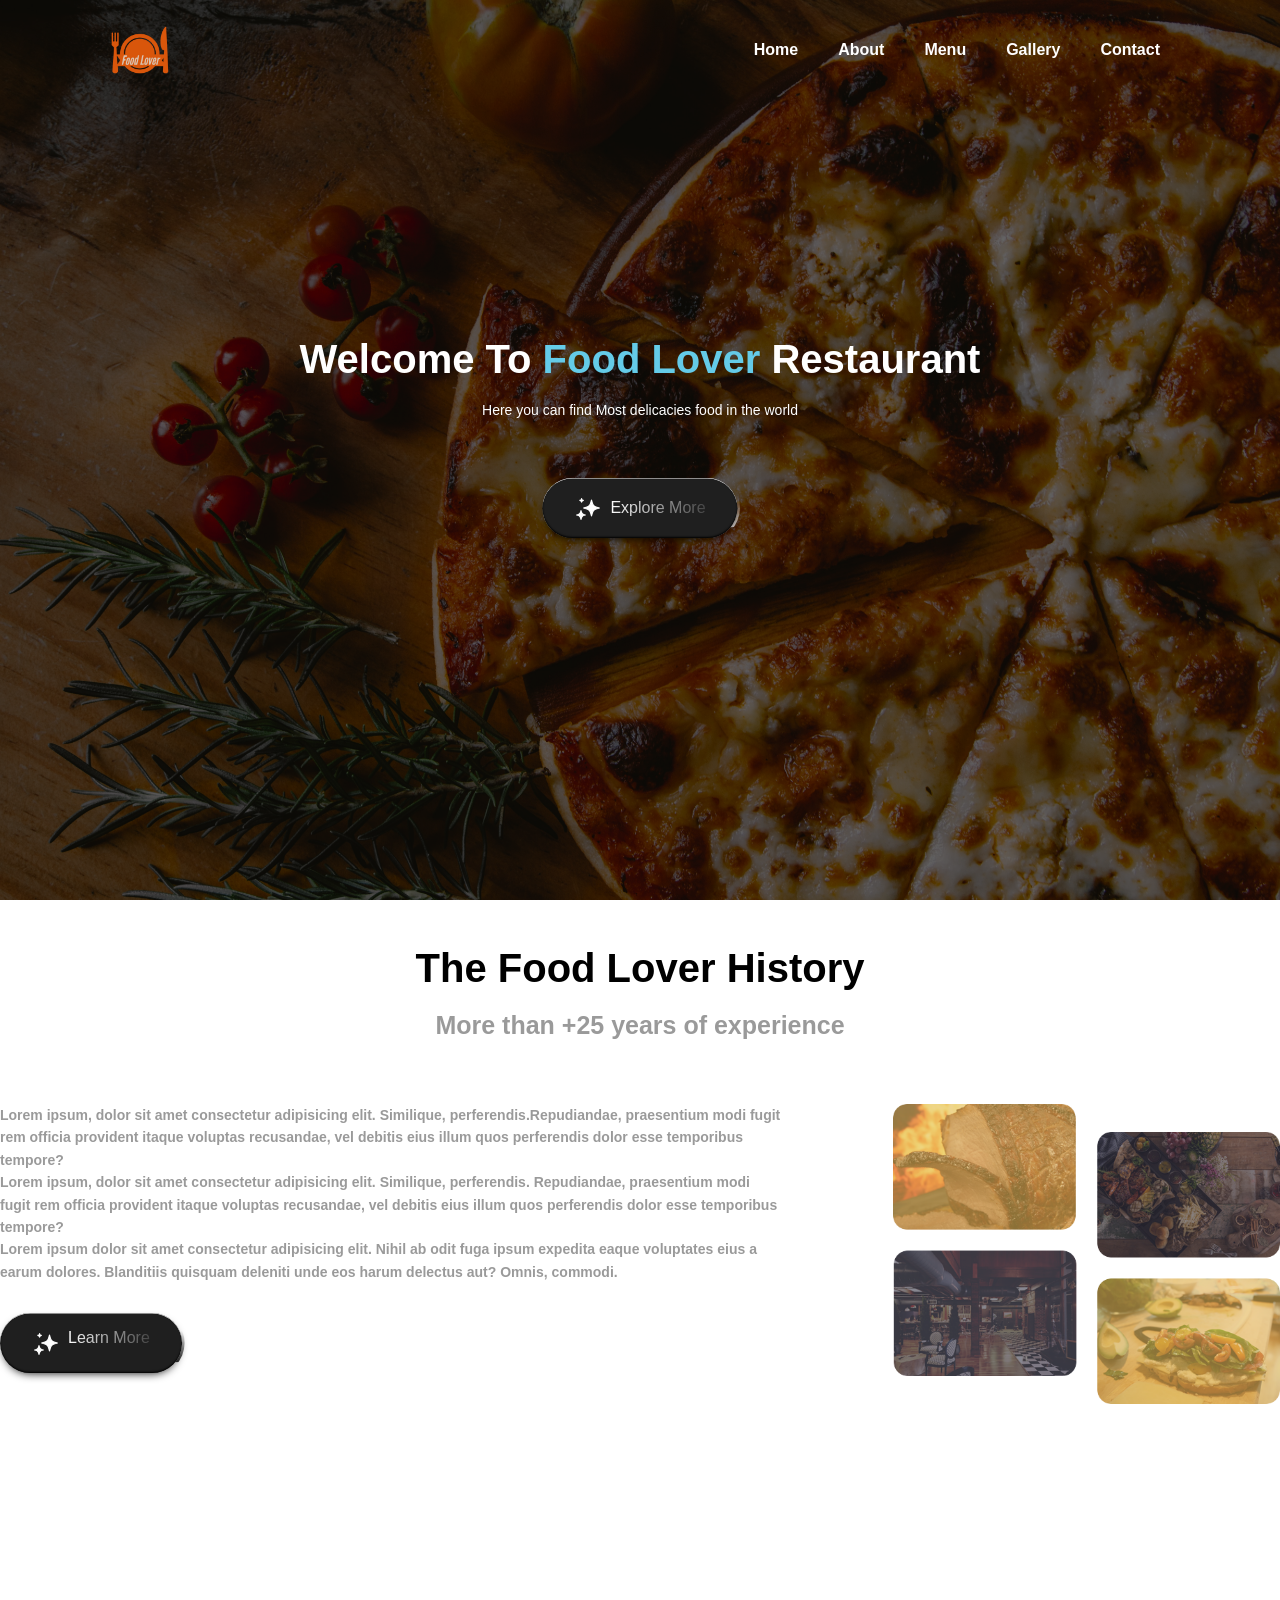
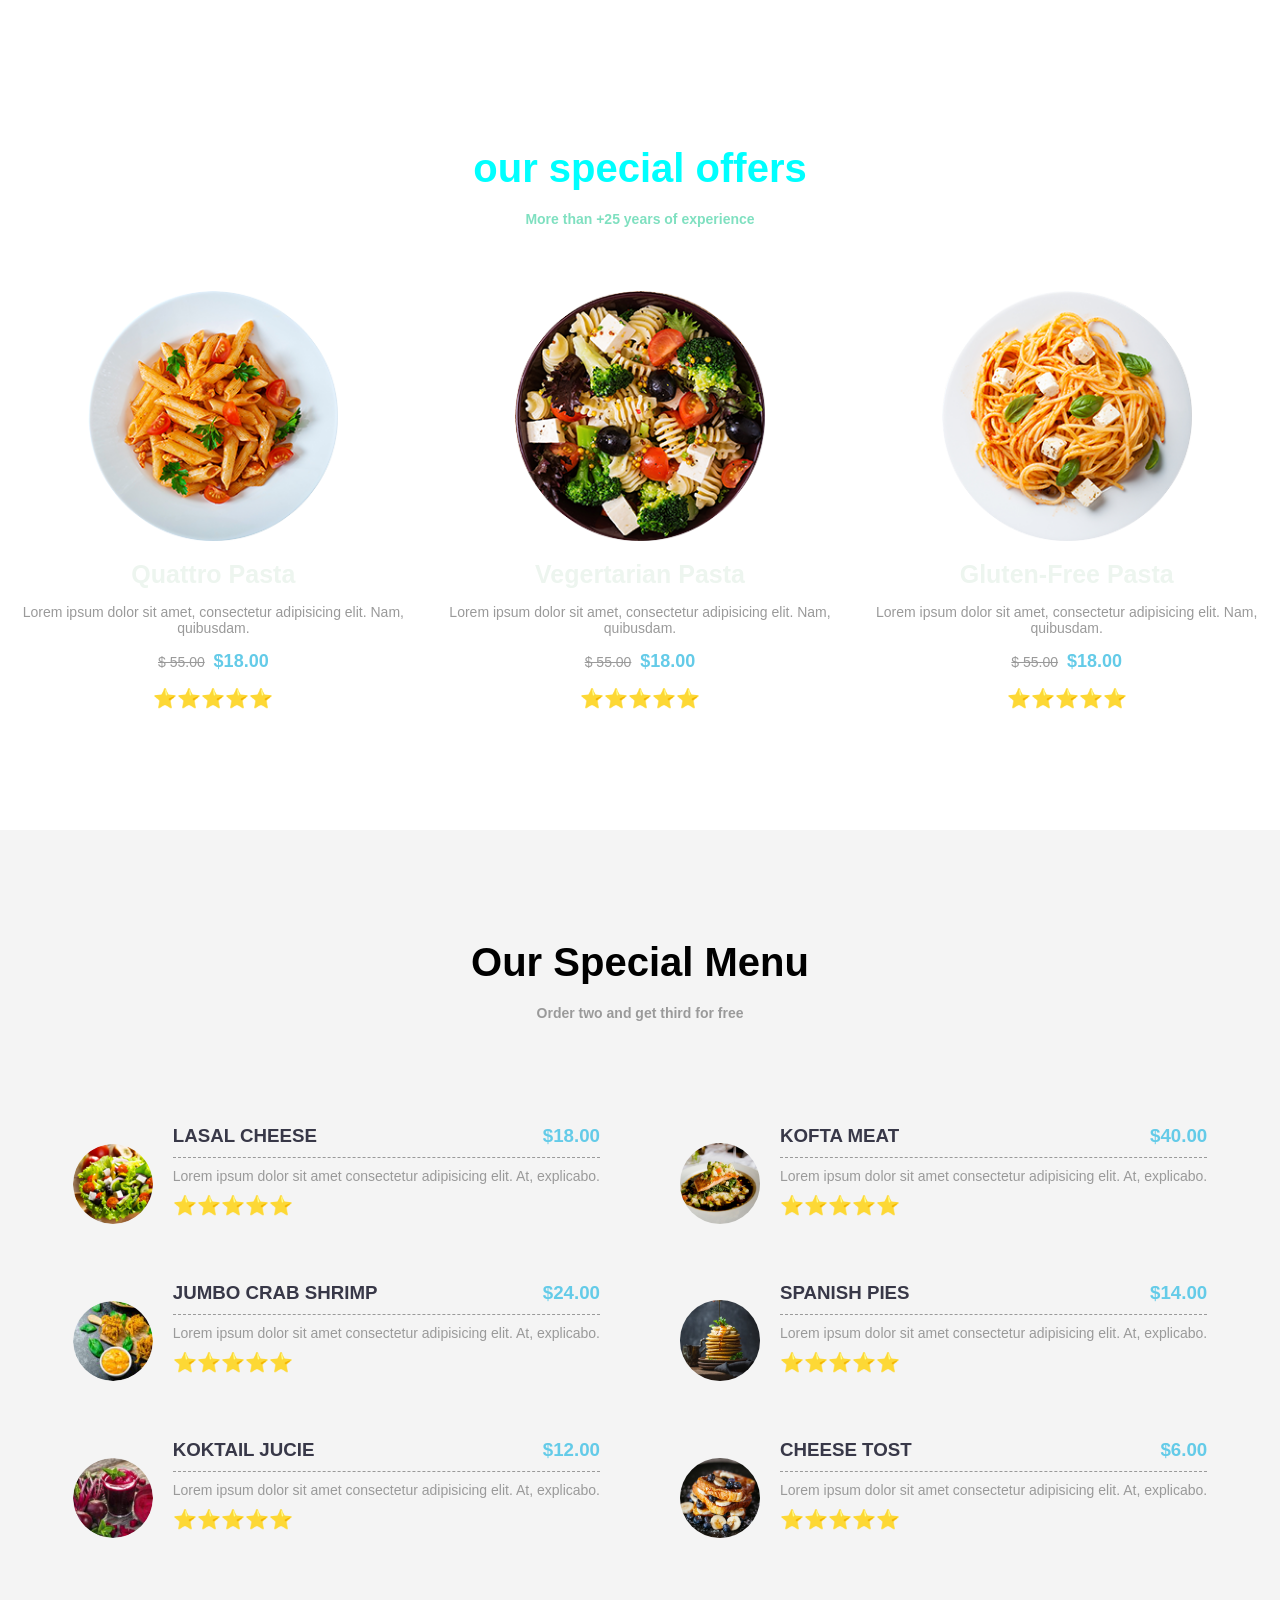
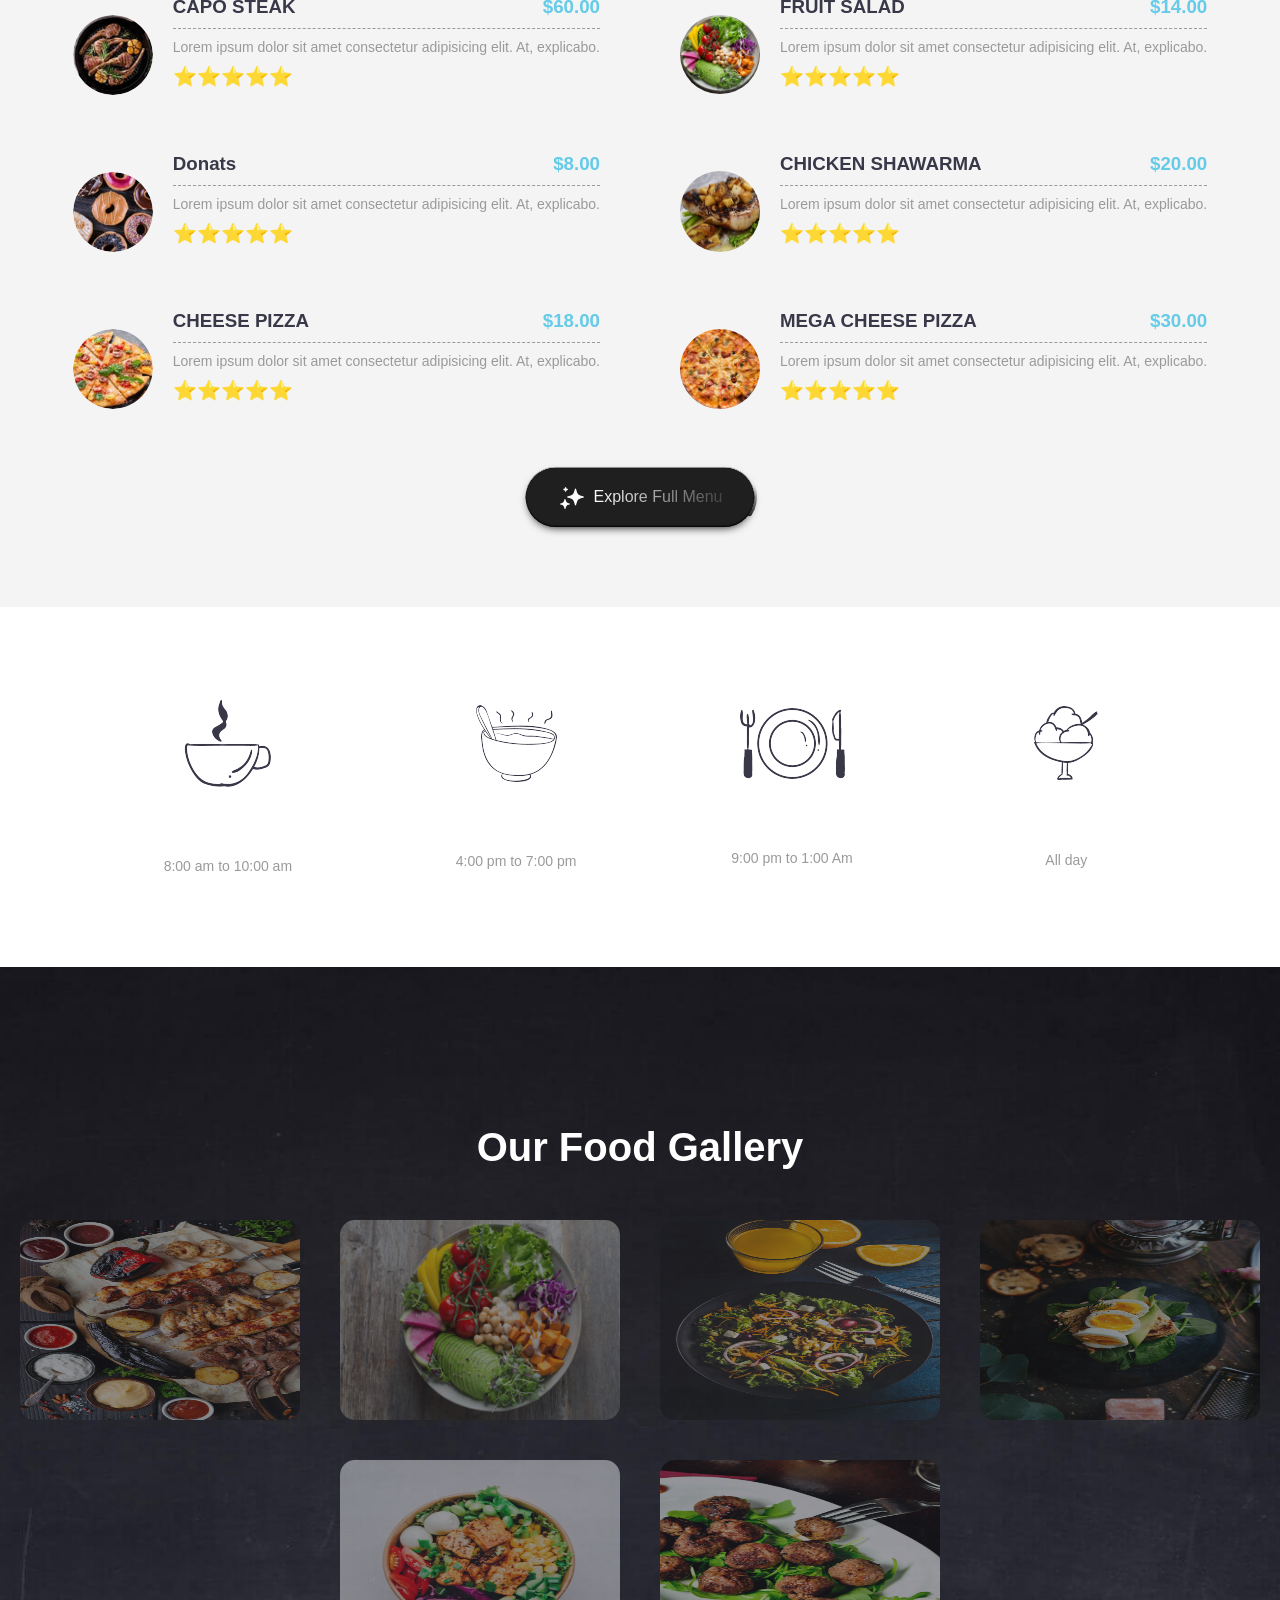
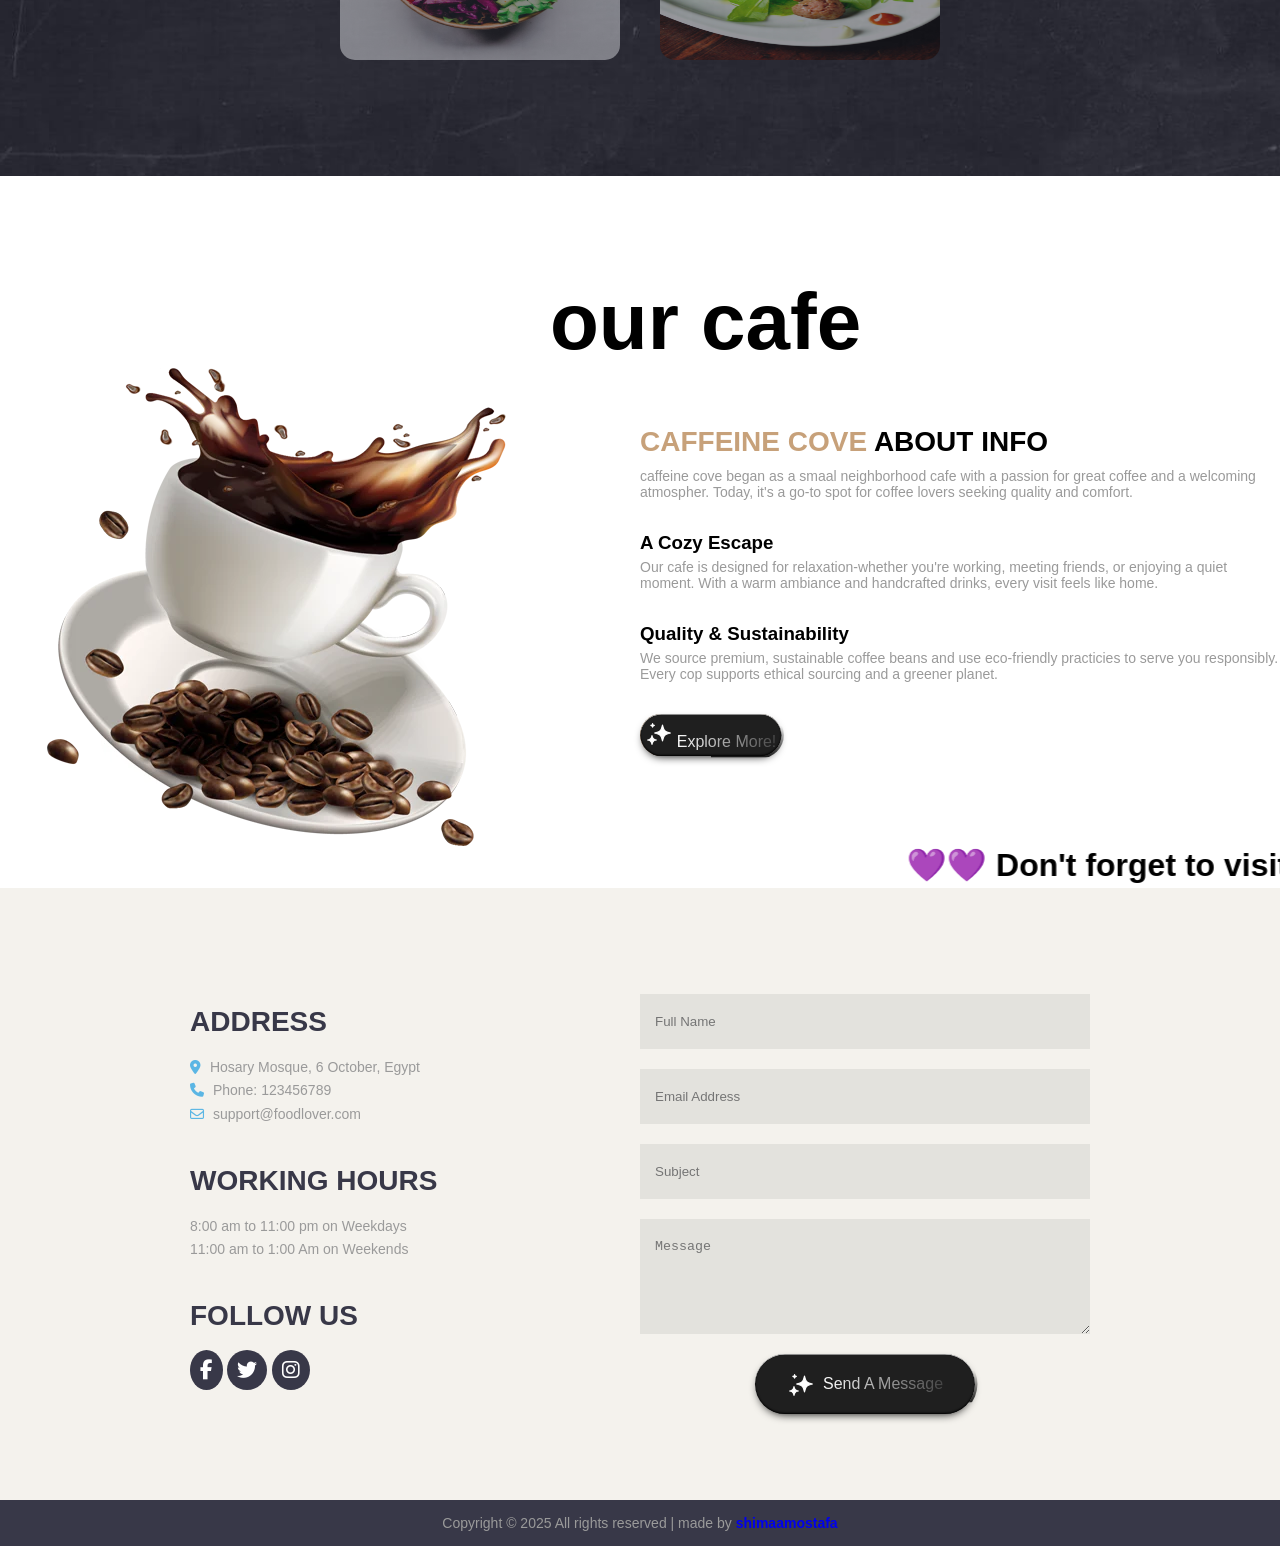
<file: index.html>
<!DOCTYPE html>
<html lang="en">
<head>
    <meta charset="UTF-8">
    <meta name="viewport" content="width=device-width, initial-scale=1.0">
    <title>Food lover</title>
    <!--style link-->
    <link rel="stylesheet" href="foodlover.css">
     <!-- Fontawsome -->
    <link rel="stylesheet" href="https://cdnjs.cloudflare.com/ajax/libs/font-awesome/6.3.0/css/all.min.css"
        integrity="sha512-SzlrxWUlpfuzQ+pcUCosxcglQRNAq/DZjVsC0lE40xsADsfeQoEypE+enwcOiGjk/bSuGGKHEyjSoQ1zVisanQ=="
        crossorigin="anonymous" referrerpolicy="no-referrer" />
    <!-- Favicon -->
    <link rel="shortcut icon" type="image/x-icon" href="./favicon.ico">

</head>
<body>


    <!--Header start-->
    <header>
           <div id="navbar">
        
            <img src="images/logo.png" alt="Food Lover Logo">
            <nav role="navigation">
            <ul>
                    <li><a href="#home">Home</a></li>
                    <li><a href="#about">About</a></li>
                    <li><a href="#menu">Menu</a></li>
                    <li><a href="#gallery">Gallery</a></li>
                    <li><a href="#contact">Contact</a></li>
                </ul>
            </nav>
        
        </div>
        <div class="content">
            <h1>Welcome To <span class="primary-text"> Food Lover </span> Restaurant</h1>
            <p>Here you can find Most delicacies food in the world</p>
            <!-- From Uiverse.io by MuhammadHasann --> 
             <a href="#about">
<button class="button-header">
  <div class="dots_border"></div>
  <svg
    xmlns="http://www.w3.org/2000/svg"
    fill="none"
    viewBox="0 0 24 24"
    class="sparkle"
  >
    <path
      class="path"
      stroke-linejoin="round"
      stroke-linecap="round"
      stroke="black"
      fill="black"
      d="M14.187 8.096L15 5.25L15.813 8.096C16.0231 8.83114 16.4171 9.50062 16.9577 10.0413C17.4984 10.5819 18.1679 10.9759 18.903 11.186L21.75 12L18.904 12.813C18.1689 13.0231 17.4994 13.4171 16.9587 13.9577C16.4181 14.4984 16.0241 15.1679 15.814 15.903L15 18.75L14.187 15.904C13.9769 15.1689 13.5829 14.4994 13.0423 13.9587C12.5016 13.4181 11.8321 13.0241 11.097 12.814L8.25 12L11.096 11.187C11.8311 10.9769 12.5006 10.5829 13.0413 10.0423C13.5819 9.50162 13.9759 8.83214 14.186 8.097L14.187 8.096Z"
    ></path>
    <path
      class="path"
      stroke-linejoin="round"
      stroke-linecap="round"
      stroke="black"
      fill="black"
      d="M6 14.25L5.741 15.285C5.59267 15.8785 5.28579 16.4206 4.85319 16.8532C4.42059 17.2858 3.87853 17.5927 3.285 17.741L2.25 18L3.285 18.259C3.87853 18.4073 4.42059 18.7142 4.85319 19.1468C5.28579 19.5794 5.59267 20.1215 5.741 20.715L6 21.75L6.259 20.715C6.40725 20.1216 6.71398 19.5796 7.14639 19.147C7.5788 18.7144 8.12065 18.4075 8.714 18.259L9.75 18L8.714 17.741C8.12065 17.5925 7.5788 17.2856 7.14639 16.853C6.71398 16.4204 6.40725 15.8784 6.259 15.285L6 14.25Z"
    ></path>
    <path
      class="path"
      stroke-linejoin="round"
      stroke-linecap="round"
      stroke="black"
      fill="black"
      d="M6.5 4L6.303 4.5915C6.24777 4.75718 6.15472 4.90774 6.03123 5.03123C5.90774 5.15472 5.75718 5.24777 5.5915 5.303L5 5.5L5.5915 5.697C5.75718 5.75223 5.90774 5.84528 6.03123 5.96877C6.15472 6.09226 6.24777 6.24282 6.303 6.4085L6.5 7L6.697 6.4085C6.75223 6.24282 6.84528 6.09226 6.96877 5.96877C7.09226 5.84528 7.24282 5.75223 7.4085 5.697L8 5.5L7.4085 5.303C7.24282 5.24777 7.09226 5.15472 6.96877 5.03123C6.84528 4.90774 6.75223 4.75718 6.697 4.5915L6.5 4Z"
    ></path>
  </svg>
  <span class="text_button">Explore More</span> 
</button></a>

        </div>
    </header>
        <!--Header end-->
   <main>

    <!--About start-->
  <section id="about">
    <div class="container">
        <div class="title">
            <h2>The Food Lover History</h2>
            <p>More than +25 years of experience</p>
        </div>
        <div class="about-content">
            <div>
                <p>Lorem ipsum, dolor sit amet consectetur adipisicing elit. Similique, perferendis.Repudiandae, praesentium modi fugit rem officia provident itaque voluptas recusandae, vel debitis eius illum quos perferendis dolor esse temporibus tempore?</p>
                 <p>Lorem ipsum, dolor sit amet consectetur adipisicing elit. Similique, perferendis. Repudiandae, praesentium modi fugit rem officia provident itaque voluptas recusandae, vel debitis eius illum quos perferendis dolor esse temporibus tempore?</p>
                 <p>Lorem ipsum dolor sit amet consectetur adipisicing elit. Nihil ab odit fuga ipsum expedita eaque voluptates eius a earum dolores. Blanditiis quisquam deleniti unde eos harum delectus aut? Omnis, commodi.</p>
                 <a href="#" >
                <!-- From Uiverse.io by MuhammadHasann --> 
<button class="button-about">
  <div class="dots_border"></div>
  <svg
    xmlns="http://www.w3.org/2000/svg"
    fill="none"
    viewBox="0 0 24 24"
    class="sparkle"
  >
    <path
      class="path"
      stroke-linejoin="round"
      stroke-linecap="round"
      stroke="black"
      fill="black"
      d="M14.187 8.096L15 5.25L15.813 8.096C16.0231 8.83114 16.4171 9.50062 16.9577 10.0413C17.4984 10.5819 18.1679 10.9759 18.903 11.186L21.75 12L18.904 12.813C18.1689 13.0231 17.4994 13.4171 16.9587 13.9577C16.4181 14.4984 16.0241 15.1679 15.814 15.903L15 18.75L14.187 15.904C13.9769 15.1689 13.5829 14.4994 13.0423 13.9587C12.5016 13.4181 11.8321 13.0241 11.097 12.814L8.25 12L11.096 11.187C11.8311 10.9769 12.5006 10.5829 13.0413 10.0423C13.5819 9.50162 13.9759 8.83214 14.186 8.097L14.187 8.096Z"
    ></path>
    <path
      class="path"
      stroke-linejoin="round"
      stroke-linecap="round"
      stroke="black"
      fill="black"
      d="M6 14.25L5.741 15.285C5.59267 15.8785 5.28579 16.4206 4.85319 16.8532C4.42059 17.2858 3.87853 17.5927 3.285 17.741L2.25 18L3.285 18.259C3.87853 18.4073 4.42059 18.7142 4.85319 19.1468C5.28579 19.5794 5.59267 20.1215 5.741 20.715L6 21.75L6.259 20.715C6.40725 20.1216 6.71398 19.5796 7.14639 19.147C7.5788 18.7144 8.12065 18.4075 8.714 18.259L9.75 18L8.714 17.741C8.12065 17.5925 7.5788 17.2856 7.14639 16.853C6.71398 16.4204 6.40725 15.8784 6.259 15.285L6 14.25Z"
    ></path>
    <path
      class="path"
      stroke-linejoin="round"
      stroke-linecap="round"
      stroke="black"
      fill="black"
      d="M6.5 4L6.303 4.5915C6.24777 4.75718 6.15472 4.90774 6.03123 5.03123C5.90774 5.15472 5.75718 5.24777 5.5915 5.303L5 5.5L5.5915 5.697C5.75718 5.75223 5.90774 5.84528 6.03123 5.96877C6.15472 6.09226 6.24777 6.24282 6.303 6.4085L6.5 7L6.697 6.4085C6.75223 6.24282 6.84528 6.09226 6.96877 5.96877C7.09226 5.84528 7.24282 5.75223 7.4085 5.697L8 5.5L7.4085 5.303C7.24282 5.24777 7.09226 5.15472 6.96877 5.03123C6.84528 4.90774 6.75223 4.75718 6.697 4.5915L6.5 4Z"
    ></path>
  </svg>
  <span class="text_button">Learn More</span>
</button>

            </a>
             </div>
            <img src="images/about_img.png" style="width:400px; height:300px; margin-bottom: 200px;" >
        </div>
    </div>
  </section>
      <!--About End-->
      <!--offers start-->
      <section id="offers">
        <div class="container">
         <div class="title">
            <h2>our special offers</h2>
            <p>More than +25 years of experience</p>
        </div>
         <div class="offers-items">
                    <div>
                        <img src="images/offer1.png" alt="Quattro Pasta">
                        <div>
                            <h3>Quattro Pasta</h3>
                            <p>Lorem ipsum dolor sit amet, consectetur adipisicing elit. Nam, quibusdam.</p>
                            <p><del>$ 55.00</del> <span class="primary-text">$18.00</span></p>
                            <p style="font-size: larger; margin-bottom:25px;">⭐⭐⭐⭐⭐</p>
                        </div>
                    </div>
                    <div>
                        <img src="images/offer2.png" alt="Vegertarian Pasta">
                        <div>
                            <h3>Vegertarian Pasta</h3>
                            <p>Lorem ipsum dolor sit amet, consectetur adipisicing elit. Nam, quibusdam.</p>
                            <p><del>$ 55.00</del> <span class="primary-text">$18.00</span></p>
                            <p style="font-size: larger; margin-bottom:25px;">⭐⭐⭐⭐⭐</p>
                        </div>
                    </div>
                    <div>
                        <img src="images/offer3.png" alt="Quattro Pasta">
                        <div>
                            <h3>Gluten-Free Pasta</h3>
                            <p>Lorem ipsum dolor sit amet, consectetur adipisicing elit. Nam, quibusdam.</p>
                            <p><del>$ 55.00</del> <span class="primary-text">$18.00</span></p>   
                            <p style="font-size: larger; margin-bottom:25px;">⭐⭐⭐⭐⭐</p>
                        </div>
                    </div>
        </div>
        </div>
      </section>
      <!--offers end-->
      <!--menu start-->
       <section id="menu">
            <div class="container">
                <div class="title">
                    <h2>Our Special Menu</h2>
                    <p>Order two and get third for free</p>
                </div>
                <div class="menu-items">
                    <div class="menu-items-left">
                        <div class="menu-item">
                            <img src="images/food1.png" alt="LASAL Cheese">
                            <div>
                                <h3>LASAL CHEESE <span class="primary-text">$18.00</span></h3>
                                <p>Lorem ipsum dolor sit amet consectetur adipisicing elit. At, explicabo.</p>
                                <p style="font-size: larger; margin-bottom:25px;">⭐⭐⭐⭐⭐</p>
                            </div>
                        </div>
                        <div class="menu-item">
                            <img src="images/food2.png" alt="JUMBO CRAB SHRIMP">
                            <div>
                                <h3>JUMBO CRAB SHRIMP <span class="primary-text">$24.00</span></h3>
                                <p>Lorem ipsum dolor sit amet consectetur adipisicing elit. At, explicabo.</p>
                                <p style="font-size: larger; margin-bottom:25px;">⭐⭐⭐⭐⭐</p>

                            </div>
                        </div>
                        <div class="menu-item">
                            <img src="images/food3.png" alt="KOKTAIL JUCIE">
                            <div>
                                <h3>KOKTAIL JUCIE <span class="primary-text">$12.00</span></h3>
                                <p>Lorem ipsum dolor sit amet consectetur adipisicing elit. At, explicabo.</p>
                                <p style="font-size: larger; margin-bottom:25px;">⭐⭐⭐⭐⭐</p>

                            </div>
                        </div>
                        <div class="menu-item">
                            <img src="images/food4.png" alt="CAPO STEAK">
                            <div>
                                <h3>CAPO STEAK <span class="primary-text">$60.00</span></h3>
                                <p>Lorem ipsum dolor sit amet consectetur adipisicing elit. At, explicabo.</p>                  
                                <p style="font-size: larger; margin-bottom:25px;">⭐⭐⭐⭐⭐</p>

                            </div>
                        </div>
                        <div class="menu-item">
                            <img src="images/food5.png" alt="Donats">
                            <div>
                                <h3>Donats <span class="primary-text">$8.00</span></h3>
                                <p>Lorem ipsum dolor sit amet consectetur adipisicing elit. At, explicabo.</p>
                                <p style="font-size: larger; margin-bottom:25px;">⭐⭐⭐⭐⭐</p>

                            </div>
                        </div>
                        <div class="menu-item">
                            <img src="images/food6.png" alt="CHEESE PIZZA">
                            <div>
                                <h3>CHEESE PIZZA <span class="primary-text">$18.00</span></h3>
                                <p>Lorem ipsum dolor sit amet consectetur adipisicing elit. At, explicabo.</p>
                                <p style="font-size: larger; margin-bottom:25px;">⭐⭐⭐⭐⭐</p>

                            </div>
                        </div>
                    </div>
                    <div class="menu-items-right">
                        <div class="menu-item">
                            <img src="images/food7.jpeg" alt="KOFTA MEAT">
                            <div>
                                <h3>KOFTA MEAT <span class="primary-text">$40.00</span></h3>
                                <p>Lorem ipsum dolor sit amet consectetur adipisicing elit. At, explicabo.</p>
                                <p style="font-size: larger; margin-bottom:25px;">⭐⭐⭐⭐⭐</p>

                            </div>
                        </div>
                        <div class="menu-item">
                            <img src="images/food8.jpeg" alt="SPANISH PIES">
                            <div>
                                <h3>SPANISH PIES <span class="primary-text">$14.00</span></h3>
                                <p>Lorem ipsum dolor sit amet consectetur adipisicing elit. At, explicabo.</p>
                                <p style="font-size: larger; margin-bottom:25px;">⭐⭐⭐⭐⭐</p>

                            </div>
                        </div>
                        <div class="menu-item">
                            <img src="images/food9.jpeg" alt="CHEESE TOST">
                            <div>
                                <h3>CHEESE TOST <span class="primary-text">$6.00</span></h3>
                                <p>Lorem ipsum dolor sit amet consectetur adipisicing elit. At, explicabo.</p>
                                <p style="font-size: larger; margin-bottom:25px;">⭐⭐⭐⭐⭐</p>

                            </div>
                        </div>
                        <div class="menu-item">
                            <img src="images/food10.jpeg" alt="FRUIT SALAD">
                            <div>
                                <h3>FRUIT SALAD <span class="primary-text">$14.00</span></h3>
                                <p>Lorem ipsum dolor sit amet consectetur adipisicing elit. At, explicabo.</p>
                                <p style="font-size: larger; margin-bottom:25px;">⭐⭐⭐⭐⭐</p>

                            </div>
                        </div>
                        <div class="menu-item">
                            <img src="images/food11.jpeg" alt="CHICKEN SHAWARMA">
                            <div>
                                <h3>CHICKEN SHAWARMA <span class="primary-text">$20.00</span></h3>
                                <p>Lorem ipsum dolor sit amet consectetur adipisicing elit. At, explicabo.</p>
                                <p style="font-size: larger; margin-bottom:25px;">⭐⭐⭐⭐⭐</p>

                            </div>
                        </div>
                        <div class="menu-item">
                            <img src="images/food12.jpeg" alt="MEGA CHEESE PIZZA">
                            <div>
                                <h3>MEGA CHEESE PIZZA <span class="primary-text">$30.00</span></h3>
                                <p>Lorem ipsum dolor sit amet consectetur adipisicing elit. At, explicabo.</p>
                                <p style="font-size: larger; margin-bottom:25px;">⭐⭐⭐⭐⭐</p>

                            </div>
                        </div>
                    </div>
                </div>
 <a href="full menu.html">
    <!-- From Uiverse.io by MuhammadHasann --> 
<button class="button">
  <div class="dots_border"></div>
  <svg
    xmlns="http://www.w3.org/2000/svg"
    fill="none"
    viewBox="0 0 24 24"
    class="sparkle"
  >
    <path
      class="path"
      stroke-linejoin="round"
      stroke-linecap="round"
      stroke="black"
      fill="black"
      d="M14.187 8.096L15 5.25L15.813 8.096C16.0231 8.83114 16.4171 9.50062 16.9577 10.0413C17.4984 10.5819 18.1679 10.9759 18.903 11.186L21.75 12L18.904 12.813C18.1689 13.0231 17.4994 13.4171 16.9587 13.9577C16.4181 14.4984 16.0241 15.1679 15.814 15.903L15 18.75L14.187 15.904C13.9769 15.1689 13.5829 14.4994 13.0423 13.9587C12.5016 13.4181 11.8321 13.0241 11.097 12.814L8.25 12L11.096 11.187C11.8311 10.9769 12.5006 10.5829 13.0413 10.0423C13.5819 9.50162 13.9759 8.83214 14.186 8.097L14.187 8.096Z"
    ></path>
    <path
      class="path"
      stroke-linejoin="round"
      stroke-linecap="round"
      stroke="black"
      fill="black"
      d="M6 14.25L5.741 15.285C5.59267 15.8785 5.28579 16.4206 4.85319 16.8532C4.42059 17.2858 3.87853 17.5927 3.285 17.741L2.25 18L3.285 18.259C3.87853 18.4073 4.42059 18.7142 4.85319 19.1468C5.28579 19.5794 5.59267 20.1215 5.741 20.715L6 21.75L6.259 20.715C6.40725 20.1216 6.71398 19.5796 7.14639 19.147C7.5788 18.7144 8.12065 18.4075 8.714 18.259L9.75 18L8.714 17.741C8.12065 17.5925 7.5788 17.2856 7.14639 16.853C6.71398 16.4204 6.40725 15.8784 6.259 15.285L6 14.25Z"
    ></path>
    <path
      class="path"
      stroke-linejoin="round"
      stroke-linecap="round"
      stroke="black"
      fill="black"
      d="M6.5 4L6.303 4.5915C6.24777 4.75718 6.15472 4.90774 6.03123 5.03123C5.90774 5.15472 5.75718 5.24777 5.5915 5.303L5 5.5L5.5915 5.697C5.75718 5.75223 5.90774 5.84528 6.03123 5.96877C6.15472 6.09226 6.24777 6.24282 6.303 6.4085L6.5 7L6.697 6.4085C6.75223 6.24282 6.84528 6.09226 6.96877 5.96877C7.09226 5.84528 7.24282 5.75223 7.4085 5.697L8 5.5L7.4085 5.303C7.24282 5.24777 7.09226 5.15472 6.96877 5.03123C6.84528 4.90774 6.75223 4.75718 6.697 4.5915L6.5 4Z"
    ></path>
  </svg>
  <span class="text_button">Explore Full Menu</span>
</button>

 </a>
            </div>
        </section>
        <!-- Menu Section End -->
        <!-- Daytime section start-->
        <section id="daytime">
            <div class="container">
                <div class="daytime-items">
                    <div class="daytime-item">
                        <img src="images/breckfastIcon.png" alt="Breakfast">
                        <h3>Breakfast</h3>
                        <p>8:00 am to 10:00 am</p>
                    </div>
                    <div class="daytime-item">
                        <img src="images/lunchIcon.png" alt="Lunch">
                        <h3>Lunch</h3>
                        <p>4:00 pm to 7:00 pm</p>
                    </div>
                    <div class="daytime-item">
                        <img src="images/dinnerIcon.png" alt="Dinner">
                        <h3>Dinner</h3>
                        <p>9:00 pm to 1:00 Am</p>
                    </div>
                    <div class="daytime-item">
                        <img src="images/dessertIcon.png" alt="dessert">
                        <h3>Dessert</h3>
                        <p>All day</p>
                    </div>
                </div>
            </div>
        </section>
        <!-- Daytime section end-->
        <!-- Gallery Section Start -->
        <section id="gallery">
            <div class="container">
                <h2>Our Food Gallery</h2>
                <div class="img-gallery">
                    <img src="images/gallery1.jpeg" alt="gallery1">
                    <img src="images/gallery2.jpeg" alt="gallery2">
                    <img src="images/gallery3.jpeg" alt="gallery3">
                    <img src="images/gallery4.jpeg" alt="gallery4">
                    <img src="images/gallery5.jpeg" alt="gallery5">
                    <img src="images/gallery6.jpeg" alt="gallery6">
                </div>
            </div>
        </section>
        <!-- Gallary Section End -->
         <!--coffeine cove-->
         <section id="anotherstor">
    <div class="container">
        <h1>our cafe</h1>
        <div class="row">
            <img src="images/about-img.png" alt="coffee">
            <div class="about-content">
                <h2><span class="text-primary">CAFFEINE COVE</span> ABOUT INFO</h2>
                <p>caffeine cove began as a smaal neighborhood cafe with a passion for great coffee
                    and a welcoming atmospher. Today, it's a go-to spot for coffee lovers seeking quality and comfort.
                </p>
                <div class="item">
                    <h3>A Cozy Escape</h3>
                    <p>Our cafe is designed for relaxation-whether you're working, meeting friends, or
                        enjoying a quiet moment. With a warm ambiance and handcrafted drinks, every visit feels like home.
                    </p>
                </div>
                <div class="item">
                    <h3>Quality &amp; Sustainability</h3>
                    <p>We source premium, sustainable coffee beans and use eco-friendly practicies to serve you responsibly.
                        Every cop supports ethical sourcing and a greener planet.
                    </p>
                </div>
                <div class="item">
                <a href="caffeine cove.html"  target="_blank">
                    <!-- From Uiverse.io by MuhammadHasann --> 
<button class="button">
  <div class="dots_border"></div>
  <svg
    xmlns="http://www.w3.org/2000/svg"
    fill="none"
    viewBox="0 0 24 24"
    class="sparkle"
  >
    <path
      class="path"
      stroke-linejoin="round"
      stroke-linecap="round"
      stroke="black"
      fill="black"
      d="M14.187 8.096L15 5.25L15.813 8.096C16.0231 8.83114 16.4171 9.50062 16.9577 10.0413C17.4984 10.5819 18.1679 10.9759 18.903 11.186L21.75 12L18.904 12.813C18.1689 13.0231 17.4994 13.4171 16.9587 13.9577C16.4181 14.4984 16.0241 15.1679 15.814 15.903L15 18.75L14.187 15.904C13.9769 15.1689 13.5829 14.4994 13.0423 13.9587C12.5016 13.4181 11.8321 13.0241 11.097 12.814L8.25 12L11.096 11.187C11.8311 10.9769 12.5006 10.5829 13.0413 10.0423C13.5819 9.50162 13.9759 8.83214 14.186 8.097L14.187 8.096Z"
    ></path>
    <path
      class="path"
      stroke-linejoin="round"
      stroke-linecap="round"
      stroke="black"
      fill="black"
      d="M6 14.25L5.741 15.285C5.59267 15.8785 5.28579 16.4206 4.85319 16.8532C4.42059 17.2858 3.87853 17.5927 3.285 17.741L2.25 18L3.285 18.259C3.87853 18.4073 4.42059 18.7142 4.85319 19.1468C5.28579 19.5794 5.59267 20.1215 5.741 20.715L6 21.75L6.259 20.715C6.40725 20.1216 6.71398 19.5796 7.14639 19.147C7.5788 18.7144 8.12065 18.4075 8.714 18.259L9.75 18L8.714 17.741C8.12065 17.5925 7.5788 17.2856 7.14639 16.853C6.71398 16.4204 6.40725 15.8784 6.259 15.285L6 14.25Z"
    ></path>
    <path
      class="path"
      stroke-linejoin="round"
      stroke-linecap="round"
      stroke="black"
      fill="black"
      d="M6.5 4L6.303 4.5915C6.24777 4.75718 6.15472 4.90774 6.03123 5.03123C5.90774 5.15472 5.75718 5.24777 5.5915 5.303L5 5.5L5.5915 5.697C5.75718 5.75223 5.90774 5.84528 6.03123 5.96877C6.15472 6.09226 6.24777 6.24282 6.303 6.4085L6.5 7L6.697 6.4085C6.75223 6.24282 6.84528 6.09226 6.96877 5.96877C7.09226 5.84528 7.24282 5.75223 7.4085 5.697L8 5.5L7.4085 5.303C7.24282 5.24777 7.09226 5.15472 6.96877 5.03123C6.84528 4.90774 6.75223 4.75718 6.697 4.5915L6.5 4Z"
    ></path>
  </svg>
  <span class="text_button">Explore More!</span>
</button>
</a>
                </div>
            </div>
        </div>
    </div>
         </section>
         <!--coffeine cove-->
        <!-- Contact Section Start -->
        <marquee class="marquee">
     💜💜 Don't forget to visit us💜💜     
    </marquee>

        <section id="contact">
            <div class="container">
                <div class="contact-content">
                    <div class="contact-info">
                        <div>
                            <h3>ADDRESS</h3>
                            <p><i class="fa-solid fa-location-dot"></i> Hosary Mosque, 6 October, Egypt</p>
                            <p><i class="fa-solid fa-phone"></i> Phone: 123456789</p>
                            <p><i class="fa-regular fa-envelope"></i> support@foodlover.com</p>
                        </div>
                        <div>
                            <h3>WORKING HOURS</h3>
                            <p>8:00 am to 11:00 pm on Weekdays</p>
                            <p>11:00 am to 1:00 Am on Weekends</p>
                        </div>
                        <div>
                            <h3>FOLLOW US</h3>
                            <a href="#"><i class="fa-brands fa-facebook-f"></i></a>
                            <a href="#"><i class="fa-brands fa-twitter"></i></a>
                            <a href="#"><i class="fa-brands fa-instagram"></i></a>
                        </div>
                    </div>
                    <form>
                        <input type="text" name="Name" id="name" placeholder="Full Name">
                        <input type="email" name="email" id="email" placeholder="Email Address">
                        <input type="text" name="subject" id="subject" placeholder="Subject">
                        <textarea name="message" id="message" cols="30" rows="5" placeholder="Message"></textarea>
                    <!-- From Uiverse.io by MuhammadHasann --> 
<button class="button">
  <div class="dots_border"></div>
  <svg
    xmlns="http://www.w3.org/2000/svg"
    fill="none"
    viewBox="0 0 24 24"
    class="sparkle"
  >
    <path
      class="path"
      stroke-linejoin="round"
      stroke-linecap="round"
      stroke="black"
      fill="black"
      d="M14.187 8.096L15 5.25L15.813 8.096C16.0231 8.83114 16.4171 9.50062 16.9577 10.0413C17.4984 10.5819 18.1679 10.9759 18.903 11.186L21.75 12L18.904 12.813C18.1689 13.0231 17.4994 13.4171 16.9587 13.9577C16.4181 14.4984 16.0241 15.1679 15.814 15.903L15 18.75L14.187 15.904C13.9769 15.1689 13.5829 14.4994 13.0423 13.9587C12.5016 13.4181 11.8321 13.0241 11.097 12.814L8.25 12L11.096 11.187C11.8311 10.9769 12.5006 10.5829 13.0413 10.0423C13.5819 9.50162 13.9759 8.83214 14.186 8.097L14.187 8.096Z"
    ></path>
    <path
      class="path"
      stroke-linejoin="round"
      stroke-linecap="round"
      stroke="black"
      fill="black"
      d="M6 14.25L5.741 15.285C5.59267 15.8785 5.28579 16.4206 4.85319 16.8532C4.42059 17.2858 3.87853 17.5927 3.285 17.741L2.25 18L3.285 18.259C3.87853 18.4073 4.42059 18.7142 4.85319 19.1468C5.28579 19.5794 5.59267 20.1215 5.741 20.715L6 21.75L6.259 20.715C6.40725 20.1216 6.71398 19.5796 7.14639 19.147C7.5788 18.7144 8.12065 18.4075 8.714 18.259L9.75 18L8.714 17.741C8.12065 17.5925 7.5788 17.2856 7.14639 16.853C6.71398 16.4204 6.40725 15.8784 6.259 15.285L6 14.25Z"
    ></path>
    <path
      class="path"
      stroke-linejoin="round"
      stroke-linecap="round"
      stroke="black"
      fill="black"
      d="M6.5 4L6.303 4.5915C6.24777 4.75718 6.15472 4.90774 6.03123 5.03123C5.90774 5.15472 5.75718 5.24777 5.5915 5.303L5 5.5L5.5915 5.697C5.75718 5.75223 5.90774 5.84528 6.03123 5.96877C6.15472 6.09226 6.24777 6.24282 6.303 6.4085L6.5 7L6.697 6.4085C6.75223 6.24282 6.84528 6.09226 6.96877 5.96877C7.09226 5.84528 7.24282 5.75223 7.4085 5.697L8 5.5L7.4085 5.303C7.24282 5.24777 7.09226 5.15472 6.96877 5.03123C6.84528 4.90774 6.75223 4.75718 6.697 4.5915L6.5 4Z"
    ></path>
  </svg>
  <span class="text_button">Send A Message</span>
</button>

                    </form>
                </div>
            </div>
        </section>
        <!-- Contact Section End -->
    </main>
    <footer id="footer">
        <p>Copyright &copy; 2025 All rights reserved | made by <b> <a href="https://shemomostafa.678@gmail.com"
                    target="_blank"> shimaamostafa</a> </b></p>
    </footer>
    
</body>

</html>
</file>
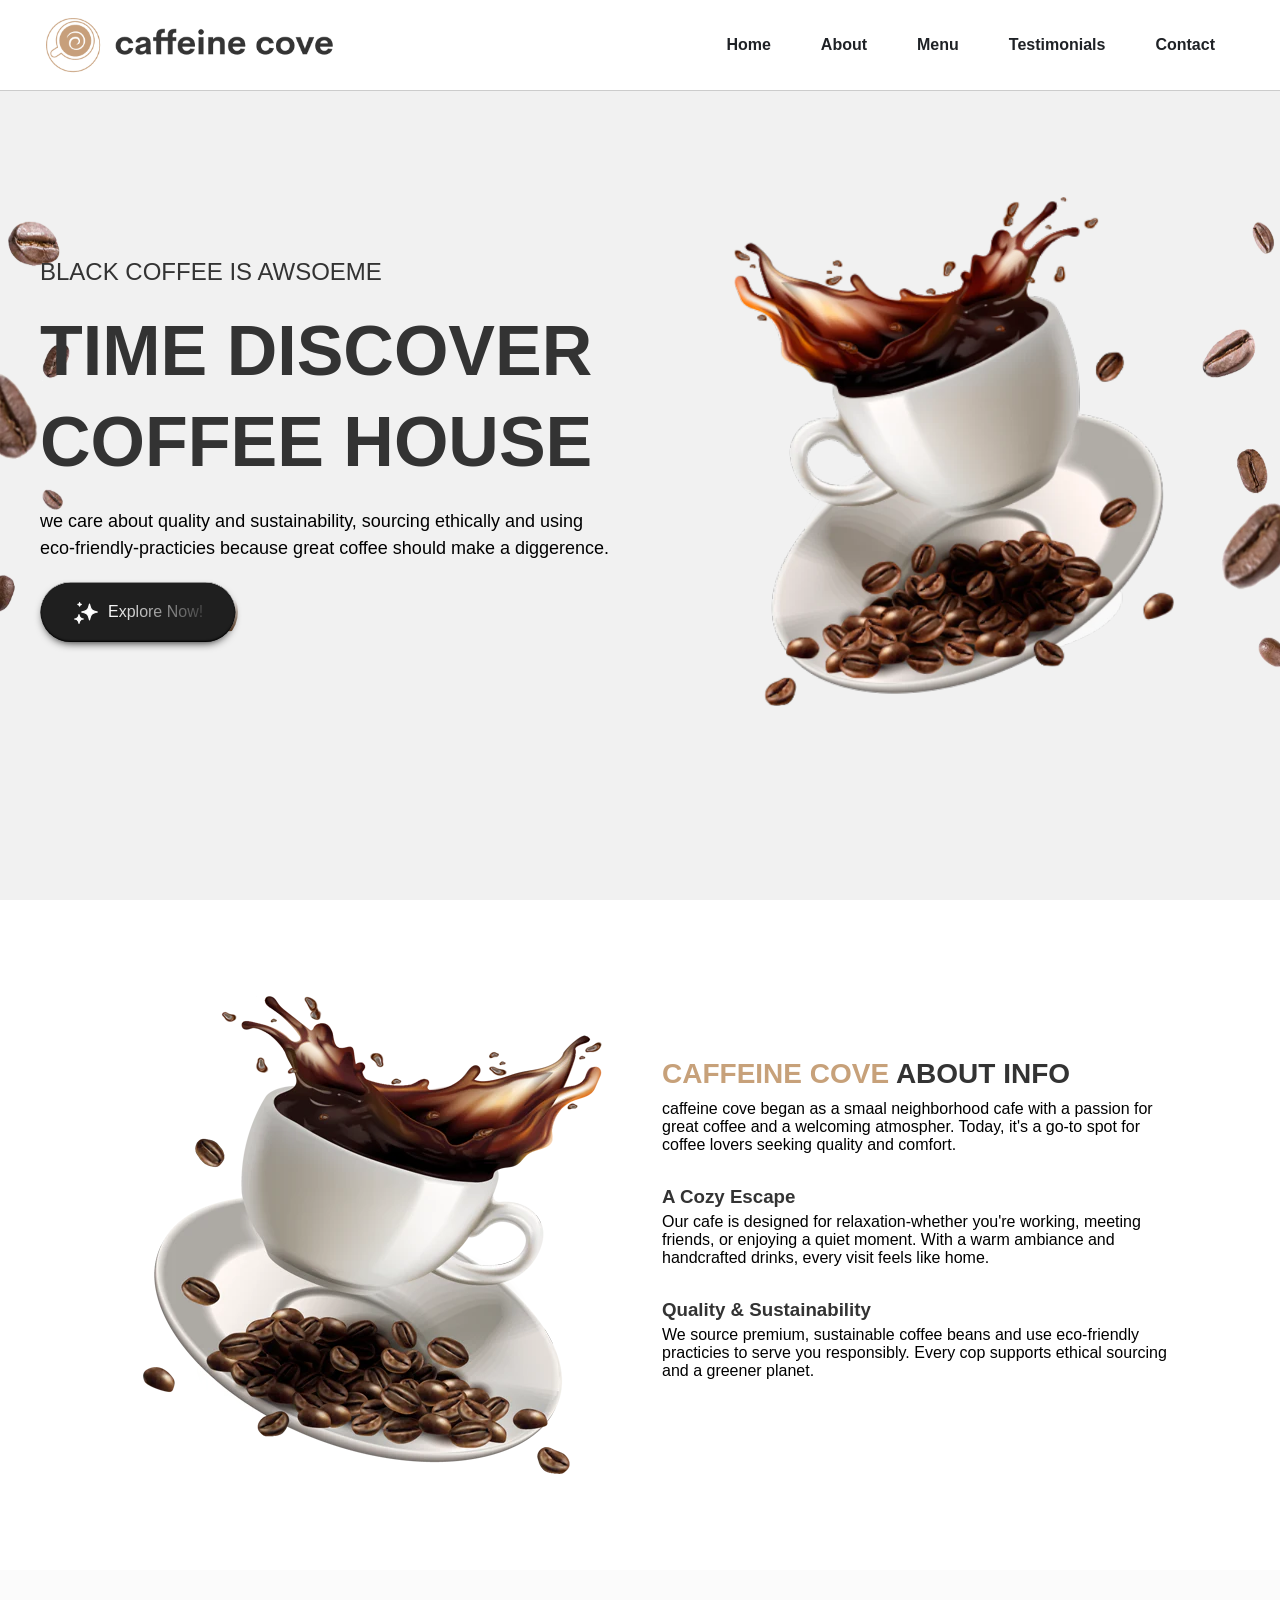
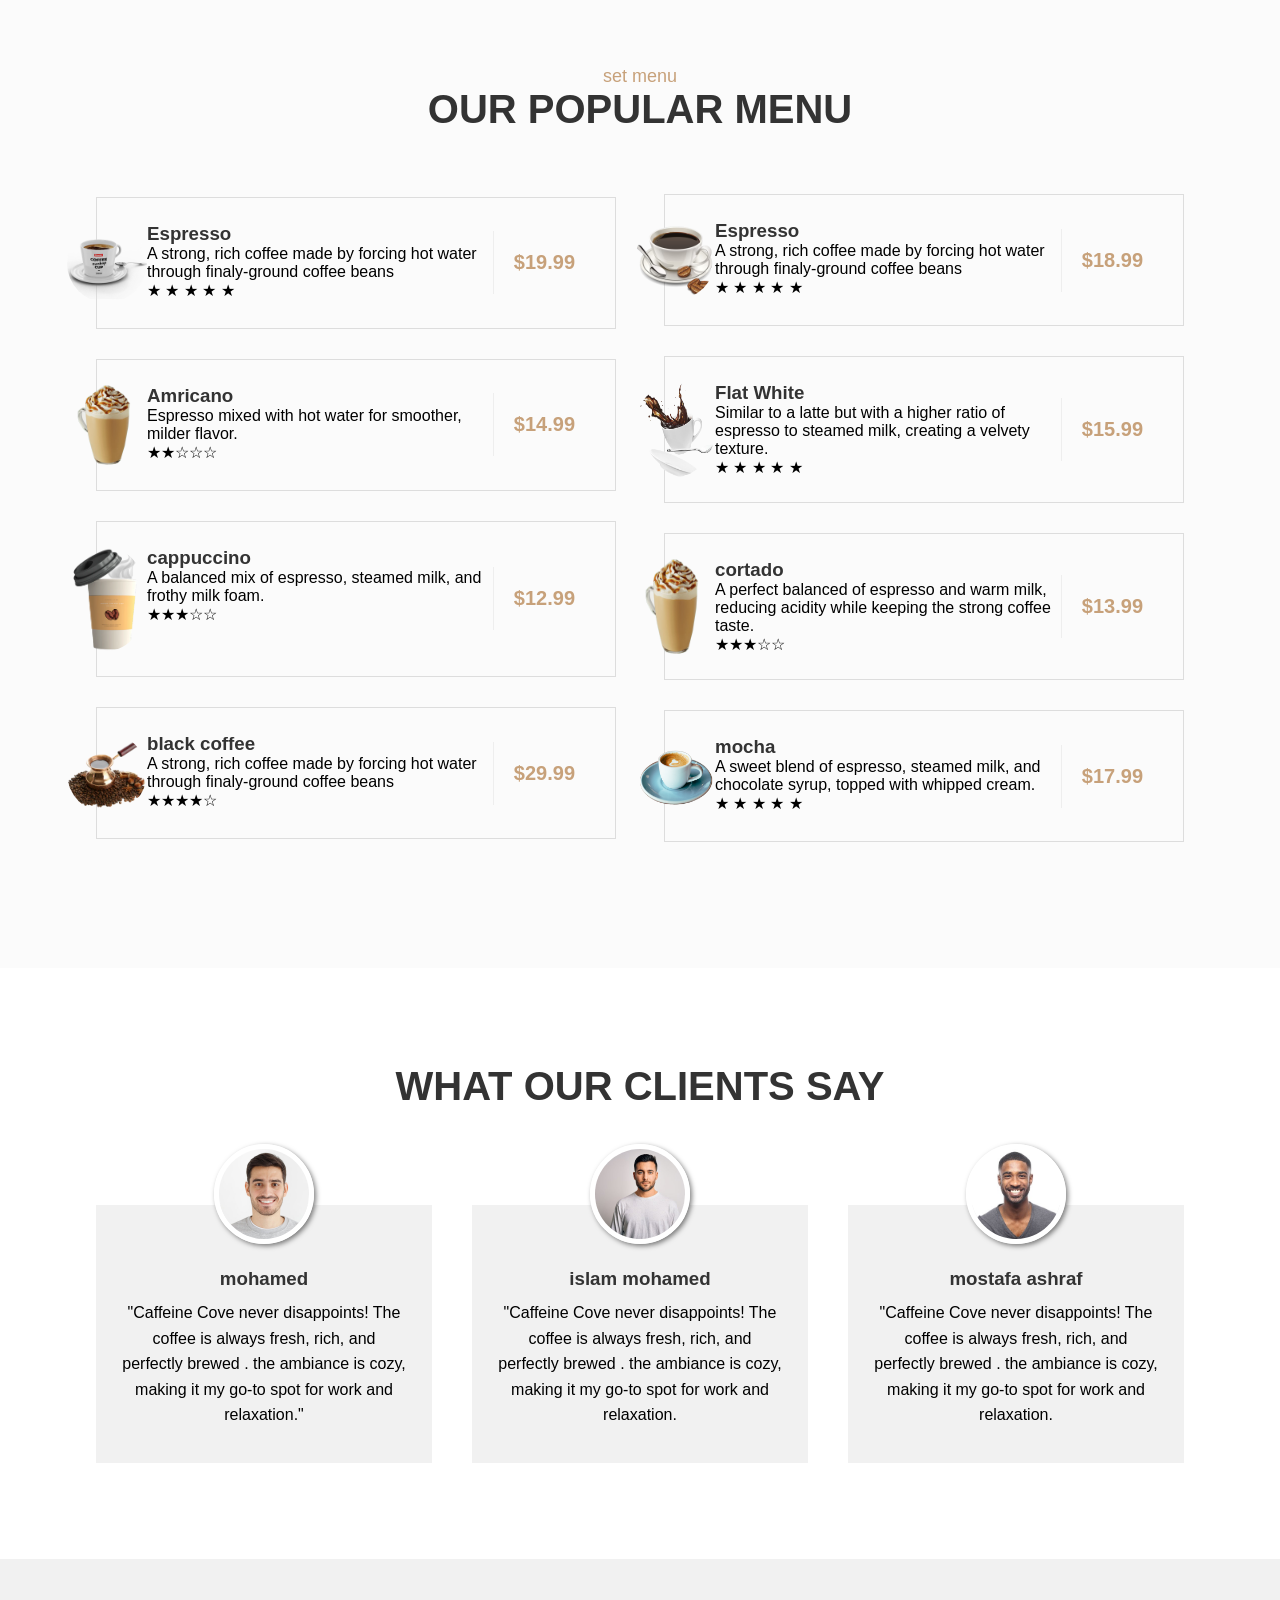
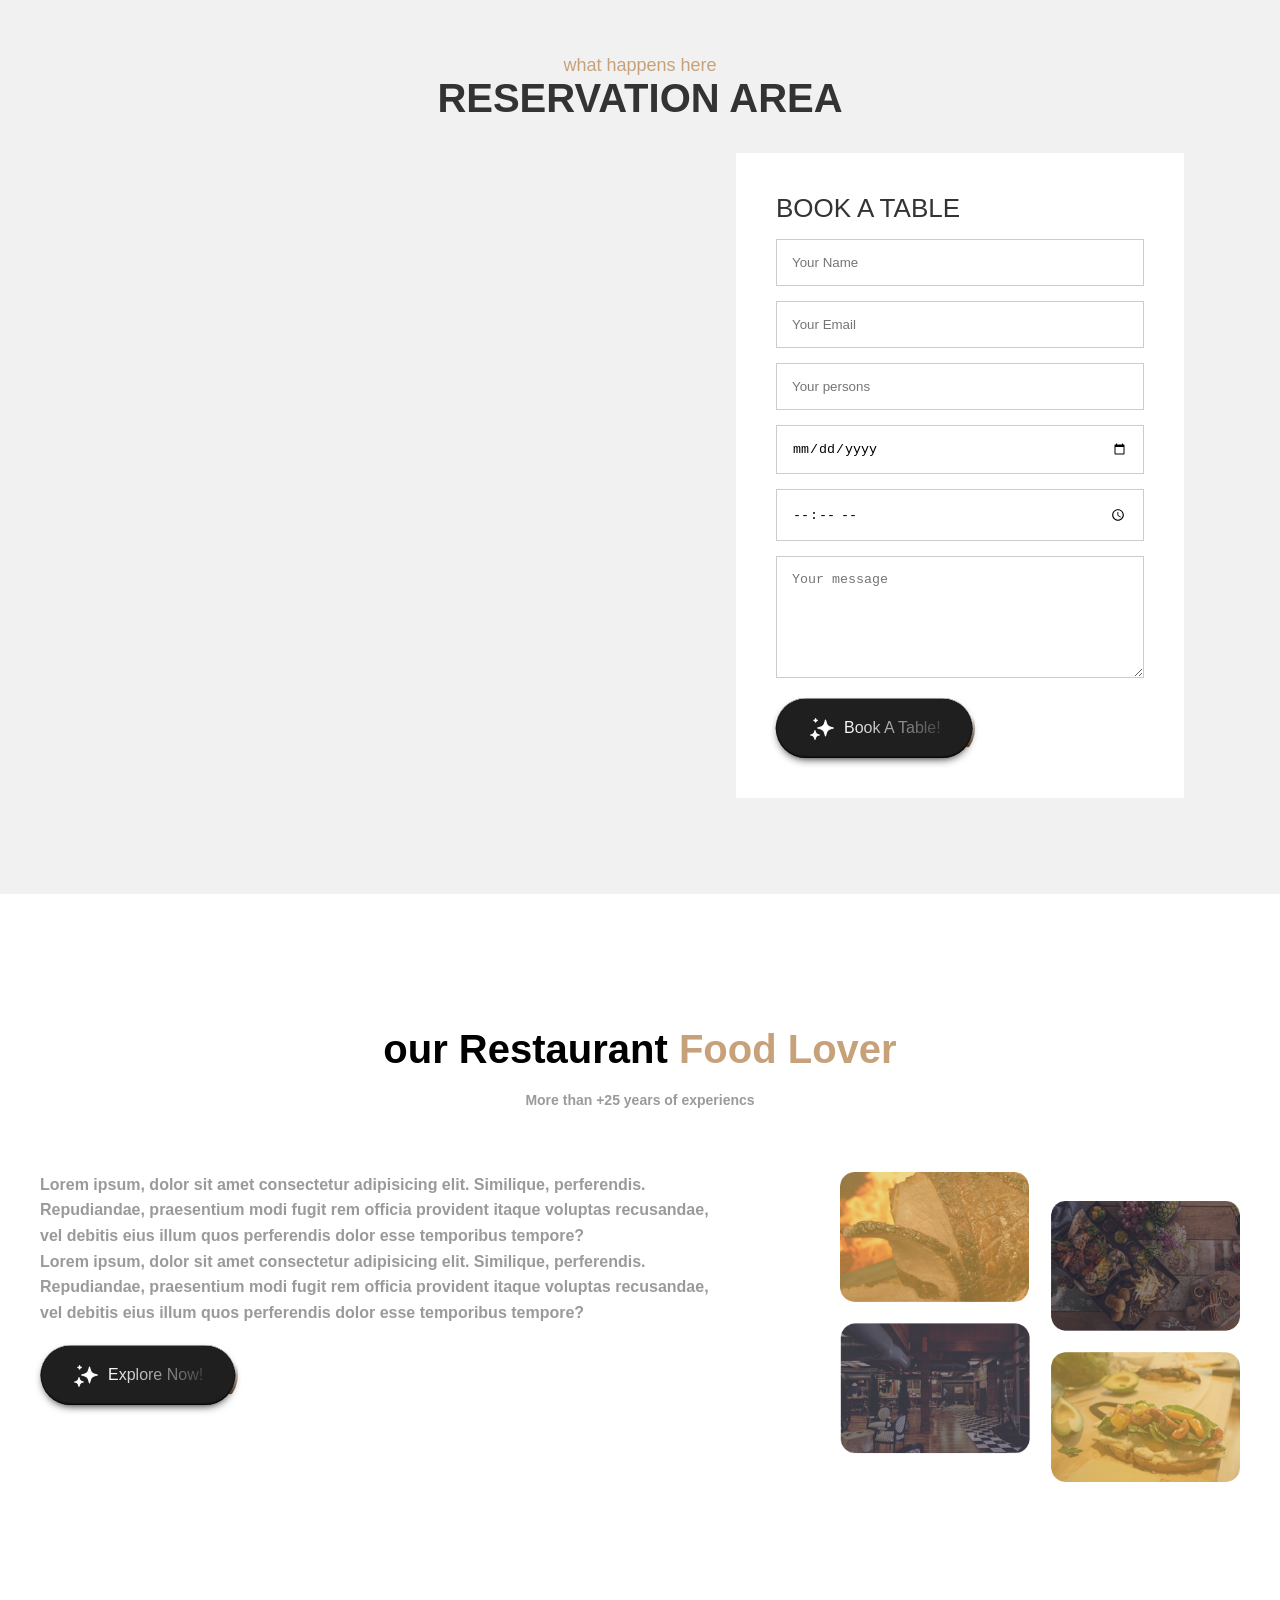
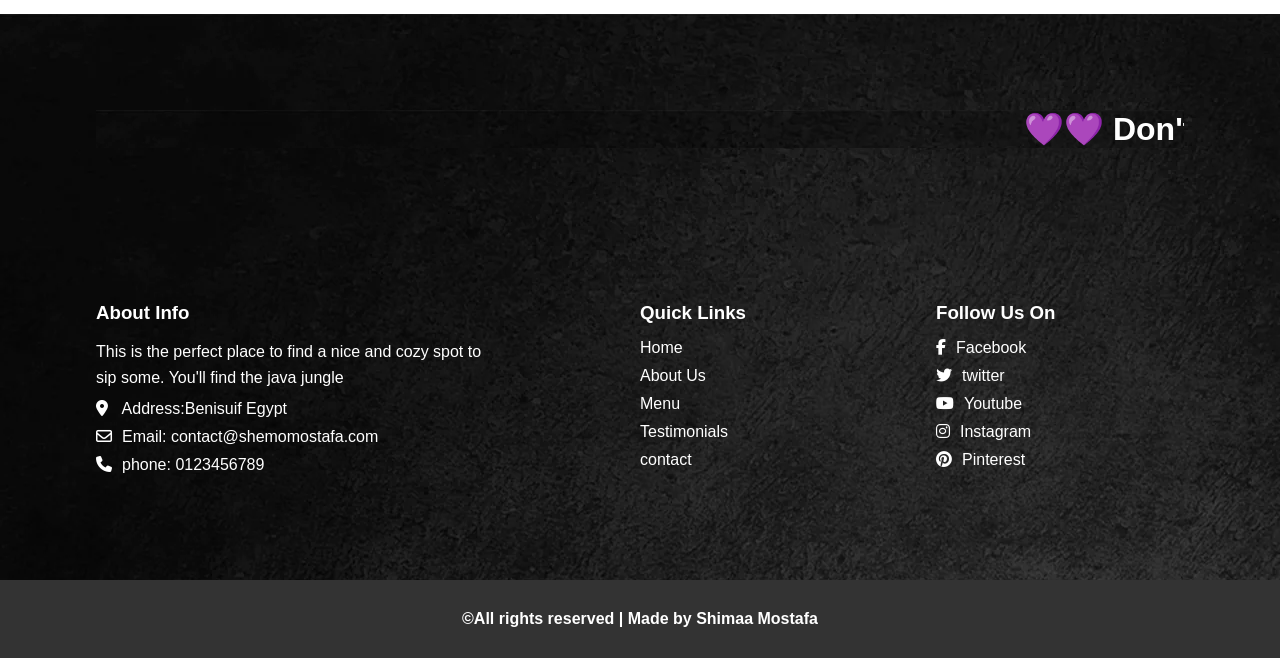
<file: caffeine cove.html>
<!DOCTYPE html>
<html lang="en">
<head>
    <meta charset="UTF-8">
    <meta name="viewport" content="width=device-width, initial-scale=1.0">
    <title>caffeine cove</title>
    <!--style-->
    <link rel="stylesheet" href="caffeine cove.css">
    <!-- Fontawsome -->
    <link rel="stylesheet" href="https://cdnjs.cloudflare.com/ajax/libs/font-awesome/6.3.0/css/all.min.css"
        integrity="sha512-SzlrxWUlpfuzQ+pcUCosxcglQRNAq/DZjVsC0lE40xsADsfeQoEypE+enwcOiGjk/bSuGGKHEyjSoQ1zVisanQ=="
        crossorigin="anonymous" referrerpolicy="no-referrer" />
   <!-- Favicon -->
    <link rel="shortcut icon" type="image/x-icon" href="images/coffee-home.png">

</head>
<body>
   <!--header start-->
   <header id="header">
    <nav class="navbar">
<a href="#home"><img src="images/logo (1).png " alt="caffeine cove" class="logo"></a>
<ul>
    <li><a href="#home">Home</a></li>
        <li><a href="#about">About</a></li>
        <li><a href="#menu">Menu</a></li>
        <li><a href="#testimonials">Testimonials</a></li>
        <li><a href="#contact">Contact</a></li>
</ul>
    </nav>
   </header>

   <!--header end-->
<main>
   <!--home start-->
<section id="home">
    <div class="container">
        <div class="home-content">
            <div class="content-text">
                <h3>BLACK COFFEE IS AWSOEME</h3>
            <H1>TIME DISCOVER COFFEE HOUSE</H1>
            <p>we care about quality and sustainability, sourcing ethically and using
                eco-friendly-practicies because
                great coffee should make a diggerence. </p>

                <a href="#presentation" class="btn">      
                <button class="button">
  <div class="dots_border"></div>
  <svg
    xmlns="http://www.w3.org/2000/svg"
    fill="none"
    viewBox="0 0 24 24"
    class="sparkle"
  >
    <path
      class="path"
      stroke-linejoin="round"
      stroke-linecap="round"
      stroke="black"
      fill="black"
      d="M14.187 8.096L15 5.25L15.813 8.096C16.0231 8.83114 16.4171 9.50062 16.9577 10.0413C17.4984 10.5819 18.1679 10.9759 18.903 11.186L21.75 12L18.904 12.813C18.1689 13.0231 17.4994 13.4171 16.9587 13.9577C16.4181 14.4984 16.0241 15.1679 15.814 15.903L15 18.75L14.187 15.904C13.9769 15.1689 13.5829 14.4994 13.0423 13.9587C12.5016 13.4181 11.8321 13.0241 11.097 12.814L8.25 12L11.096 11.187C11.8311 10.9769 12.5006 10.5829 13.0413 10.0423C13.5819 9.50162 13.9759 8.83214 14.186 8.097L14.187 8.096Z"
    ></path>
    <path
      class="path"
      stroke-linejoin="round"
      stroke-linecap="round"
      stroke="black"
      fill="black"
      d="M6 14.25L5.741 15.285C5.59267 15.8785 5.28579 16.4206 4.85319 16.8532C4.42059 17.2858 3.87853 17.5927 3.285 17.741L2.25 18L3.285 18.259C3.87853 18.4073 4.42059 18.7142 4.85319 19.1468C5.28579 19.5794 5.59267 20.1215 5.741 20.715L6 21.75L6.259 20.715C6.40725 20.1216 6.71398 19.5796 7.14639 19.147C7.5788 18.7144 8.12065 18.4075 8.714 18.259L9.75 18L8.714 17.741C8.12065 17.5925 7.5788 17.2856 7.14639 16.853C6.71398 16.4204 6.40725 15.8784 6.259 15.285L6 14.25Z"
    ></path>
    <path
      class="path"
      stroke-linejoin="round"
      stroke-linecap="round"
      stroke="black"
      fill="black"
      d="M6.5 4L6.303 4.5915C6.24777 4.75718 6.15472 4.90774 6.03123 5.03123C5.90774 5.15472 5.75718 5.24777 5.5915 5.303L5 5.5L5.5915 5.697C5.75718 5.75223 5.90774 5.84528 6.03123 5.96877C6.15472 6.09226 6.24777 6.24282 6.303 6.4085L6.5 7L6.697 6.4085C6.75223 6.24282 6.84528 6.09226 6.96877 5.96877C7.09226 5.84528 7.24282 5.75223 7.4085 5.697L8 5.5L7.4085 5.303C7.24282 5.24777 7.09226 5.15472 6.96877 5.03123C6.84528 4.90774 6.75223 4.75718 6.697 4.5915L6.5 4Z"
    ></path>
  </svg>
  <span class="text_button">Explore Now!</span>
</button>
</a>
            </div>
            <img src="images/coffee-home.png" alt="coffee-home">
        </div>
    </div>
</section>
   <!--home end-->

<!--about start-->   
<section id="about">
    <div class="container">
        <div class="row">
            <img src="images/about-img.png" alt="coffee">
            <div class="about-content">
                <h2><span class="text-primary">CAFFEINE COVE</span> ABOUT INFO</h2>
                <p>caffeine cove began as a smaal neighborhood cafe with a passion for great coffee
                    and a welcoming atmospher. Today, it's a go-to spot for coffee lovers seeking quality and comfort.
                </p>
                <div class="item">
                    <h3>A Cozy Escape</h3>
                    <p>Our cafe is designed for relaxation-whether you're working, meeting friends, or
                        enjoying a quiet moment. With a warm ambiance and handcrafted drinks, every visit feels like home.
                    </p>
                </div>
                <div class="item">
                    <h3>Quality &amp; Sustainability</h3>
                    <p>We source premium, sustainable coffee beans and use eco-friendly practicies to serve you responsibly.
                        Every cop supports ethical sourcing and a greener planet.
                    </p>
                </div>
            </div>
        </div>
    </div>
</section>
<!--about end-->   
<!--menu start-->
<section id="menu">
    <div class="container">
        <div class="heading">
            <span class="text-primary">set menu</span>
            <h2>our popular menu</h2>
        </div>
        <div class="row">
            <div class="col">
           <!--item1-->
           <div class="item">
           <img src="images/menu-1.png" alt="Espresso">
           <div class="details">
            <h3>Espresso</h3>
            <p>A strong, rich coffee made by forcing hot water through finaly-ground coffee beans</p>
            <p>★ ★ ★ ★ ★</p>
           </div>
           <div class="price">
            <p class="text-primary">$19.99</p>
           </div>
           </div>
           <!--item2-->
           <div class="item">
           <img src="images/menu-2.png" alt="Amricano">
           <div class="details">
            <h3>Amricano</h3>
            <p>Espresso mixed with hot water for smoother, milder flavor. </p>
            <p>★★☆☆☆</p>
           </div>
           <div class="price">
            <p class="text-primary">$14.99</p>
           </div>
           </div>
           <!--item3-->
           <div class="item">
           <img src="images/menu-3.png" alt="cappuccino">
           <div class="details">
            <h3>cappuccino</h3>
            <p>A balanced mix of espresso, steamed milk, and frothy milk foam. </p>
            <p>★★★☆☆</p>
           </div>
           <div class="price">
            <p class="text-primary">$12.99</p>
           </div>
           </div>
           <!--item4-->
           <div class="item">
           <img src="images/menu-4.png" alt="black coffee">
           <div class="details">
            <h3>black coffee</h3>
            <p>A strong, rich coffee made by forcing hot water through finaly-ground coffee beans</p>
            <p>★★★★☆</p>
           </div>
           <div class="price">
            <p class="text-primary">$29.99</p>
           </div>
           </div>
            </div>
             <div class="col">
           <!--item5-->
           <div class="item">
           <img src="images/menu-5.png" alt="Espresso">
           <div class="details">
            <h3>Espresso</h3>
            <p>A strong, rich coffee made by forcing hot water through finaly-ground coffee beans</p>
            <p>★ ★ ★ ★ ★</p>
           </div>
           <div class="price">
            <p class="text-primary">$18.99</p>
           </div>
           </div>
           <!--item6-->
           <div class="item">
           <img src="images/menu-6.png" alt="Flat White">
           <div class="details">
            <h3>Flat White</h3>
            <p>Similar to a latte but with a higher ratio of espresso to steamed milk, creating a velvety texture.</p>
            <p>★ ★ ★ ★ ★</p>
           </div>
           <div class="price">
            <p class="text-primary">$15.99</p>
           </div>
           </div>
           <!--item7-->
           <div class="item">
           <img src="images/menu-7.png" alt="cortado">
           <div class="details">
            <h3>cortado</h3>
            <p>A perfect balanced of espresso and warm milk, reducing acidity while keeping the strong coffee taste. </p>
            <p>★★★☆☆</p>
           </div>
           <div class="price">
            <p class="text-primary">$13.99</p>
           </div>
           </div>
           <!--item8-->
           <div class="item">
           <img src="images/menu-8.png" alt="mocha">
           <div class="details">
            <h3>mocha</h3>
            <p>A sweet blend of espresso, steamed milk, and chocolate syrup, topped with whipped cream.</p>
            <p>★ ★ ★ ★ ★</p>
           </div>
           <div class="price">
            <p class="text-primary">$17.99</p>
           </div>
           </div>
            </div>
        </div>
    </div>
</section>
<!--menu end-->
<!--testimonials start-->
<section id="testimonials">
    <div class="container">
        <div class="heading">
            <h2>What our clients say</h2>
        </div>
        <div class="row">
            <div class="item">
                <img src="images/person1.jpg" alt="mohamed">
                <h3>mohamed</h3>
                <p>"Caffeine Cove never disappoints! The coffee is always fresh, rich, and perfectly brewed . 
                    the ambiance is cozy, making it my go-to spot for work and relaxation."
                </p>
            </div>
        <div class="item">
            <img src="images/person2.jpg" alt="islam mohamed">
            <h3>islam mohamed</h3>
            <p>"Caffeine Cove never disappoints! The coffee is always fresh, rich, and perfectly brewed . 
                the ambiance is cozy, making it my go-to spot for work and relaxation.
            </p>
        </div>
        <div class="item">
            <img src="images/person3.jpg" alt="mostafa ashraf">
            <h3>mostafa ashraf</h3>
            <p>"Caffeine Cove never disappoints! The coffee is always fresh, rich, and perfectly brewed . 
                the ambiance is cozy, making it my go-to spot for work and relaxation.
            </p>
        </div>
    </div>
</section>
<!--testimonials end-->
<!--contact start-->
<section id="contact">
    <div class="container">
        <div class="heading">
            <span class="text-primary">what happens here</span>
            <h2>Reservation Area</h2>
        </div>
        <div class="row">
            <div class="map"><iframe src="https://www.google.com/maps/embed?pb=!1m16!1m12!1m3!1d381.5995409946612!2d31.114579086375603!3d29.07155392021295!2m3!1f0!2f0!3f0!3m2!1i1024!2i768!4f13.1!2m1!1sCosta%20Coffee!5e0!3m2!1sar!2seg!4v1764001989183!5m2!1sar!2seg" width="600" height="450" style="border:0;" allowfullscreen="" loading="lazy" referrerpolicy="no-referrer-when-downgrade"></iframe></div>
            <div class="contact-content">
                <h3>Book a Table</h3>
                 <form>
                  <input type="text" name="name" id="name" placeholder="Your Name">
                  <input type="email" name="Email" id="Email" placeholder="Your Email">
                  <input type="number" name="persons" id="persons" placeholder="Your persons">
                  <input type="date" name="date" id="date" >
                  <input type="time" name="time" id="time" >
                  <textarea name="message" id="message" placeholder="Your message" rows="6"></textarea>
       <a href="" >
                <button class="button">
  <div class="dots_border"></div>
  <svg
    xmlns="http://www.w3.org/2000/svg"
    fill="none"
    viewBox="0 0 24 24"
    class="sparkle"
  >
    <path
      class="path"
      stroke-linejoin="round"
      stroke-linecap="round"
      stroke="black"
      fill="black"
      d="M14.187 8.096L15 5.25L15.813 8.096C16.0231 8.83114 16.4171 9.50062 16.9577 10.0413C17.4984 10.5819 18.1679 10.9759 18.903 11.186L21.75 12L18.904 12.813C18.1689 13.0231 17.4994 13.4171 16.9587 13.9577C16.4181 14.4984 16.0241 15.1679 15.814 15.903L15 18.75L14.187 15.904C13.9769 15.1689 13.5829 14.4994 13.0423 13.9587C12.5016 13.4181 11.8321 13.0241 11.097 12.814L8.25 12L11.096 11.187C11.8311 10.9769 12.5006 10.5829 13.0413 10.0423C13.5819 9.50162 13.9759 8.83214 14.186 8.097L14.187 8.096Z"
    ></path>
    <path
      class="path"
      stroke-linejoin="round"
      stroke-linecap="round"
      stroke="black"
      fill="black"
      d="M6 14.25L5.741 15.285C5.59267 15.8785 5.28579 16.4206 4.85319 16.8532C4.42059 17.2858 3.87853 17.5927 3.285 17.741L2.25 18L3.285 18.259C3.87853 18.4073 4.42059 18.7142 4.85319 19.1468C5.28579 19.5794 5.59267 20.1215 5.741 20.715L6 21.75L6.259 20.715C6.40725 20.1216 6.71398 19.5796 7.14639 19.147C7.5788 18.7144 8.12065 18.4075 8.714 18.259L9.75 18L8.714 17.741C8.12065 17.5925 7.5788 17.2856 7.14639 16.853C6.71398 16.4204 6.40725 15.8784 6.259 15.285L6 14.25Z"
    ></path>
    <path
      class="path"
      stroke-linejoin="round"
      stroke-linecap="round"
      stroke="black"
      fill="black"
      d="M6.5 4L6.303 4.5915C6.24777 4.75718 6.15472 4.90774 6.03123 5.03123C5.90774 5.15472 5.75718 5.24777 5.5915 5.303L5 5.5L5.5915 5.697C5.75718 5.75223 5.90774 5.84528 6.03123 5.96877C6.15472 6.09226 6.24777 6.24282 6.303 6.4085L6.5 7L6.697 6.4085C6.75223 6.24282 6.84528 6.09226 6.96877 5.96877C7.09226 5.84528 7.24282 5.75223 7.4085 5.697L8 5.5L7.4085 5.303C7.24282 5.24777 7.09226 5.15472 6.96877 5.03123C6.84528 4.90774 6.75223 4.75718 6.697 4.5915L6.5 4Z"
    ></path>
  </svg>
  <span class="text_button">Book A Table!</span>
</button>
</a>                 </form>
            </div>
        </div>
    </div>
</section>
<!--contact end-->
<!--food lover-->
<section id="ourRestaurant">
    <div class="container">
        <div class="title">
            <h2>our Restaurant <span class="foodlover">Food Lover</span></h2>
            <p>More than +25 years of experiencs</p>
        </div>
        <div class="ourRestaurant-content">
            <div>
                <p>Lorem ipsum, dolor sit amet consectetur adipisicing elit. Similique, perferendis. Repudiandae, praesentium modi fugit rem officia provident itaque voluptas recusandae, vel debitis eius illum quos perferendis dolor esse temporibus tempore?</p>
                 <p>Lorem ipsum, dolor sit amet consectetur adipisicing elit. Similique, perferendis. Repudiandae, praesentium modi fugit rem officia provident itaque voluptas recusandae, vel debitis eius illum quos perferendis dolor esse temporibus tempore?</p>
            <a href="food lover.html" >
                <button class="button">
  <div class="dots_border"></div>
  <svg
    xmlns="http://www.w3.org/2000/svg"
    fill="none"
    viewBox="0 0 24 24"
    class="sparkle"
  >
    <path
      class="path"
      stroke-linejoin="round"
      stroke-linecap="round"
      stroke="black"
      fill="black"
      d="M14.187 8.096L15 5.25L15.813 8.096C16.0231 8.83114 16.4171 9.50062 16.9577 10.0413C17.4984 10.5819 18.1679 10.9759 18.903 11.186L21.75 12L18.904 12.813C18.1689 13.0231 17.4994 13.4171 16.9587 13.9577C16.4181 14.4984 16.0241 15.1679 15.814 15.903L15 18.75L14.187 15.904C13.9769 15.1689 13.5829 14.4994 13.0423 13.9587C12.5016 13.4181 11.8321 13.0241 11.097 12.814L8.25 12L11.096 11.187C11.8311 10.9769 12.5006 10.5829 13.0413 10.0423C13.5819 9.50162 13.9759 8.83214 14.186 8.097L14.187 8.096Z"
    ></path>
    <path
      class="path"
      stroke-linejoin="round"
      stroke-linecap="round"
      stroke="black"
      fill="black"
      d="M6 14.25L5.741 15.285C5.59267 15.8785 5.28579 16.4206 4.85319 16.8532C4.42059 17.2858 3.87853 17.5927 3.285 17.741L2.25 18L3.285 18.259C3.87853 18.4073 4.42059 18.7142 4.85319 19.1468C5.28579 19.5794 5.59267 20.1215 5.741 20.715L6 21.75L6.259 20.715C6.40725 20.1216 6.71398 19.5796 7.14639 19.147C7.5788 18.7144 8.12065 18.4075 8.714 18.259L9.75 18L8.714 17.741C8.12065 17.5925 7.5788 17.2856 7.14639 16.853C6.71398 16.4204 6.40725 15.8784 6.259 15.285L6 14.25Z"
    ></path>
    <path
      class="path"
      stroke-linejoin="round"
      stroke-linecap="round"
      stroke="black"
      fill="black"
      d="M6.5 4L6.303 4.5915C6.24777 4.75718 6.15472 4.90774 6.03123 5.03123C5.90774 5.15472 5.75718 5.24777 5.5915 5.303L5 5.5L5.5915 5.697C5.75718 5.75223 5.90774 5.84528 6.03123 5.96877C6.15472 6.09226 6.24777 6.24282 6.303 6.4085L6.5 7L6.697 6.4085C6.75223 6.24282 6.84528 6.09226 6.96877 5.96877C7.09226 5.84528 7.24282 5.75223 7.4085 5.697L8 5.5L7.4085 5.303C7.24282 5.24777 7.09226 5.15472 6.96877 5.03123C6.84528 4.90774 6.75223 4.75718 6.697 4.5915L6.5 4Z"
    ></path>
  </svg>
  <span class="text_button">Explore Now!</span>
</button>
</a>
             </div>
            <img src="images/about_img.png" style width="400px";hight="400px">
        </div>
    </div>
  </section>
   </main>

   <!--footer start-->
    <footer id="footer">
        <div class="footer-top">
        <div class="container">
            <marquee direction="" class="marquee">
     💜💜 Don't forget to visit us💜💜     
    </marquee>
            <div class="row">
                <div class="col">
                    <h3>About Info</h3>
                    <p>This is the perfect place to find a nice and cozy spot to sip some. You'll find the java jungle</p>
                    <ul>
                        <li><i class="fa-solid fa-location-dot"></i> Address:Benisuif Egypt</li>
                        <li><i class="fa-regular fa-envelope"></i>Email: contact@shemomostafa.com</li>
                        <li><i class="fa-solid fa-phone"></i>phone: 0123456789</li>
                    </ul>
                </div>
                <div class="col">
                    <h3>Quick Links</h3>
                    <ul>
                        <li><a href="#home">Home</a></li>
                        <li><a href="#about">About Us</a></li>
                        <li><a href="#menu">Menu</a></li>
                        <li><a href="#testimonials">Testimonials</a></li>
                        <li><a href="#contact">contact</a></li>
                    </ul>
                </div>
                <div class="col">
                    <h3>Follow Us On</h3>
                    <ul>
                        <li><a href="#"><i class="fa-brands fa-facebook-f"></i>Facebook</a></li>
                        <li><a href="#"><i class="fa-brands fa-twitter"></i>twitter</a></li>
                        <li><a href="#"><i class="fa-brands fa-youtube"></i>Youtube</a></li>
                        <li><a href="#"><i class="fa-brands fa-instagram"></i>Instagram</a></li>
                        <li><a href="#"><i class="fa-brands fa-pinterest"></i>Pinterest</a></li>
                    </ul>
                </div>
            </div>
        </div>
        </div>
        <div class="copyright">
            <p>&copy;All rights reserved | Made by <strong><a href="">Shimaa Mostafa</a></strong></p>
        </div>
    </footer>
   <!--footer end-->

</body>
</html>
</file>
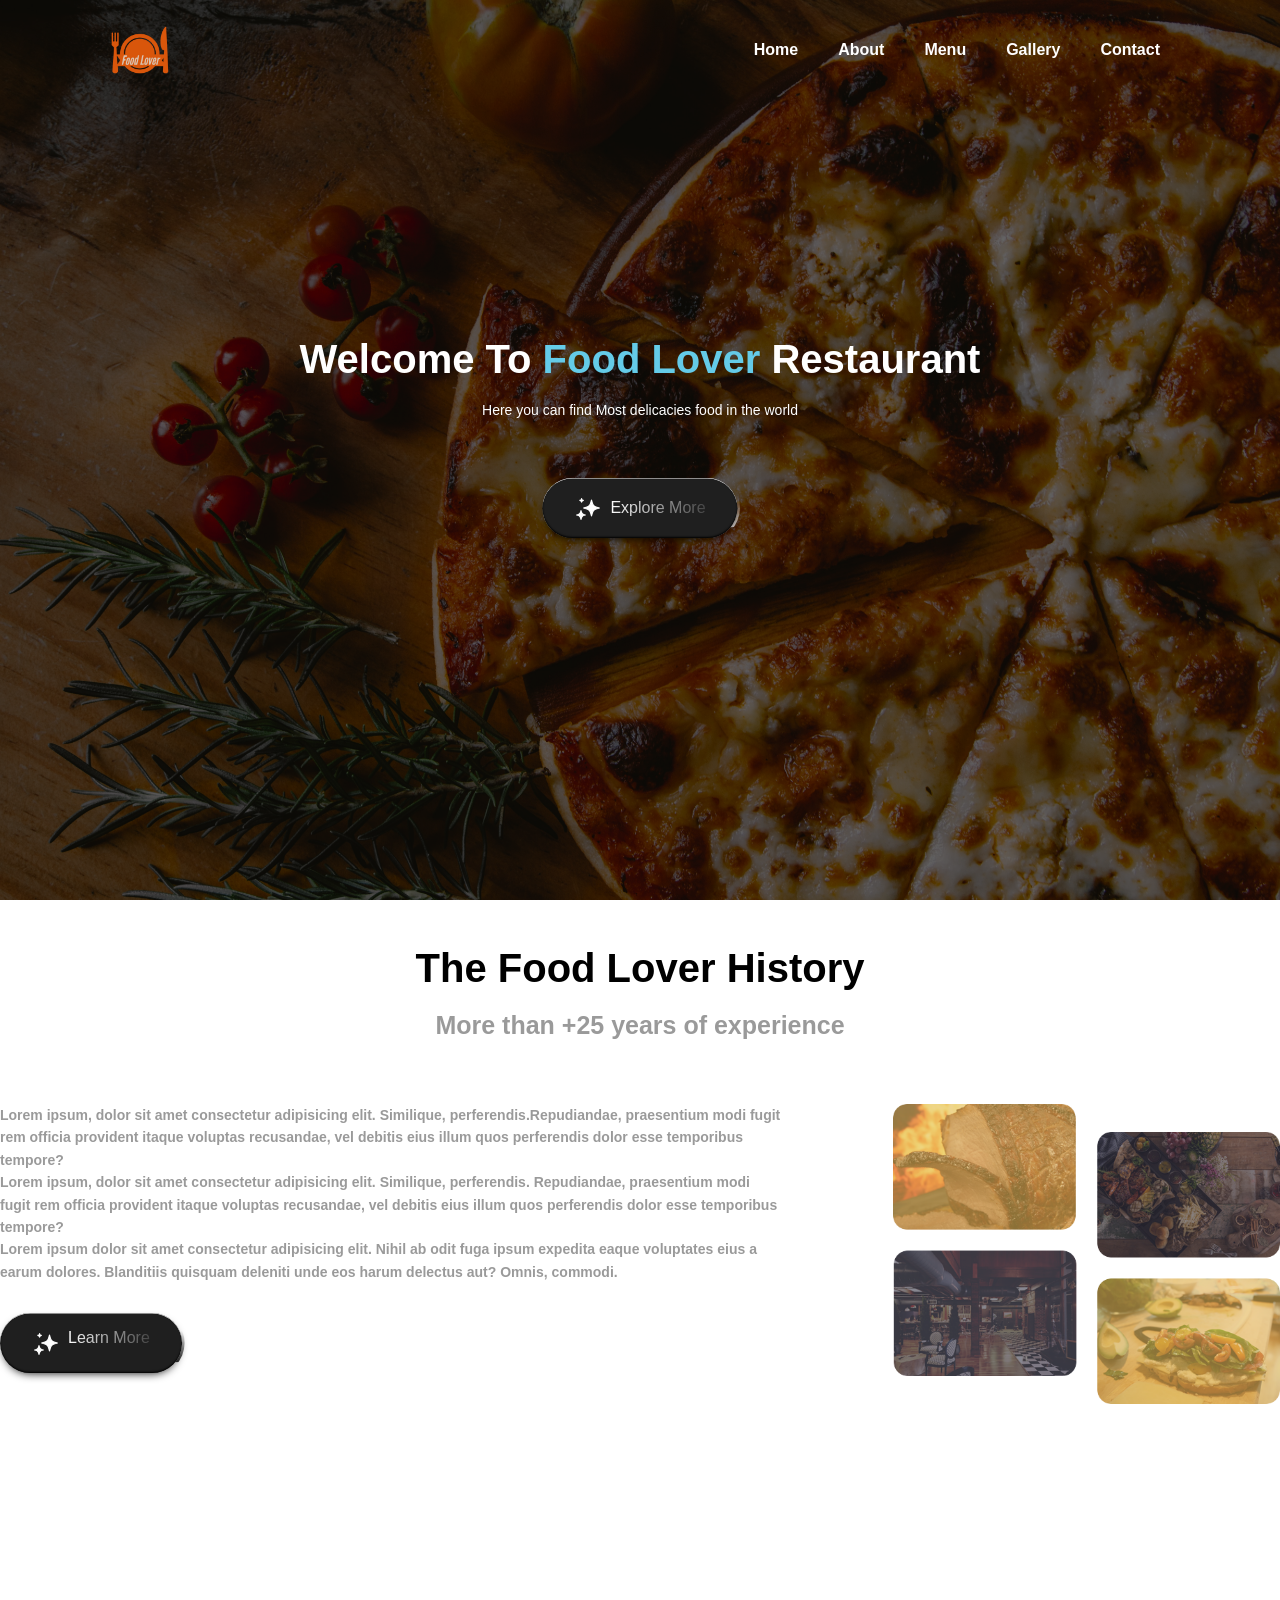
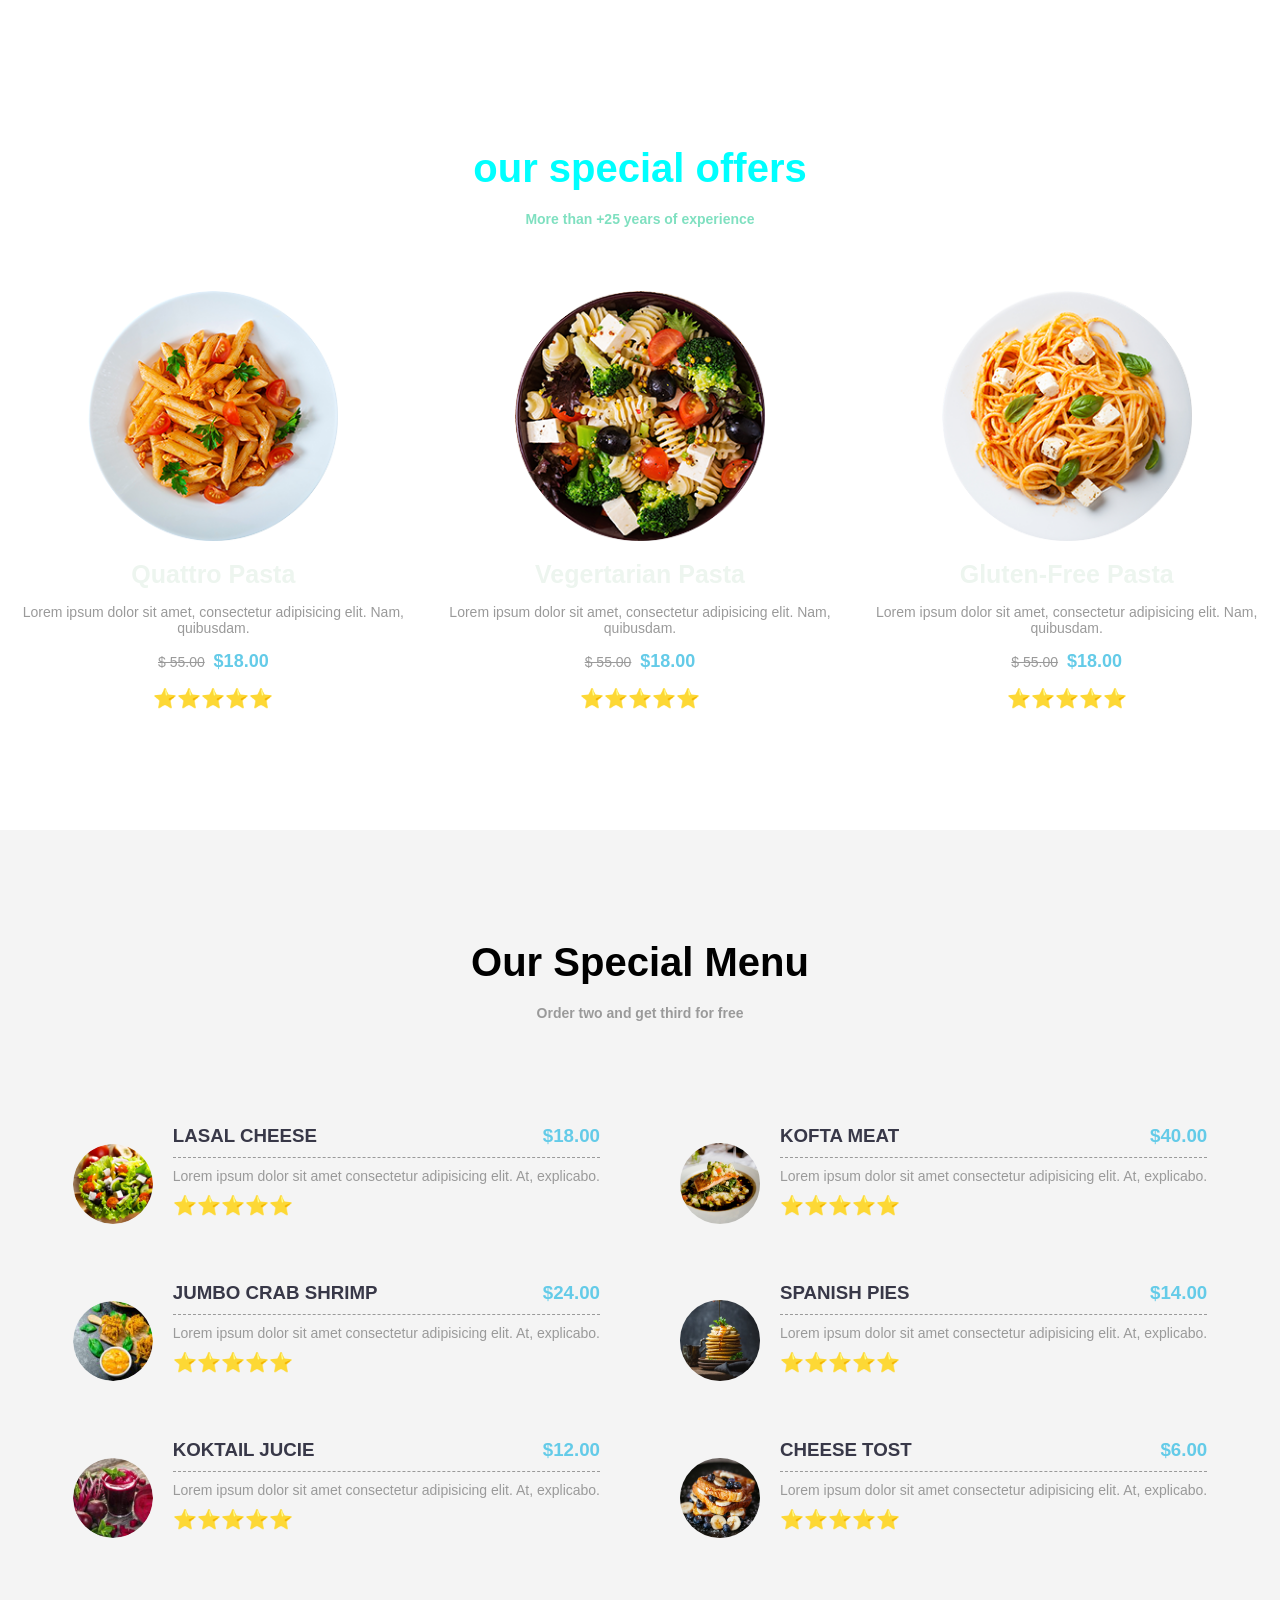
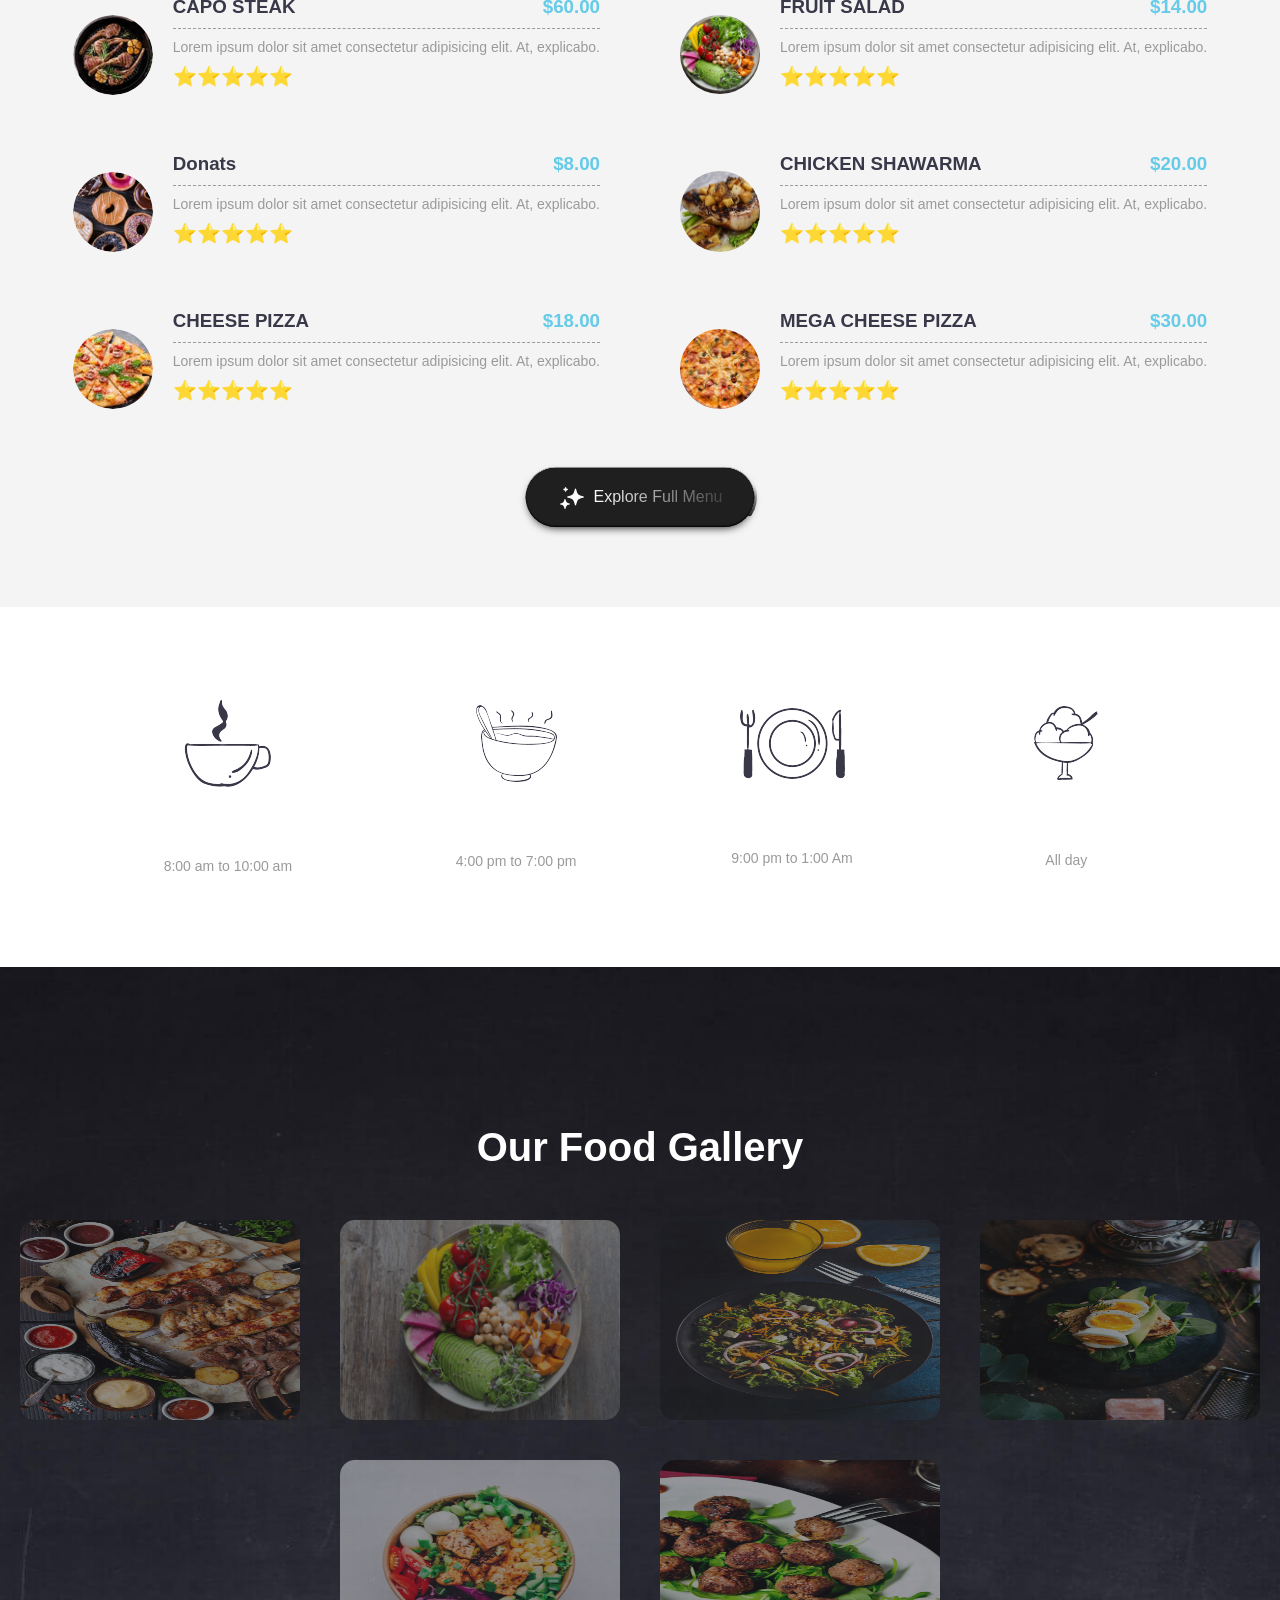
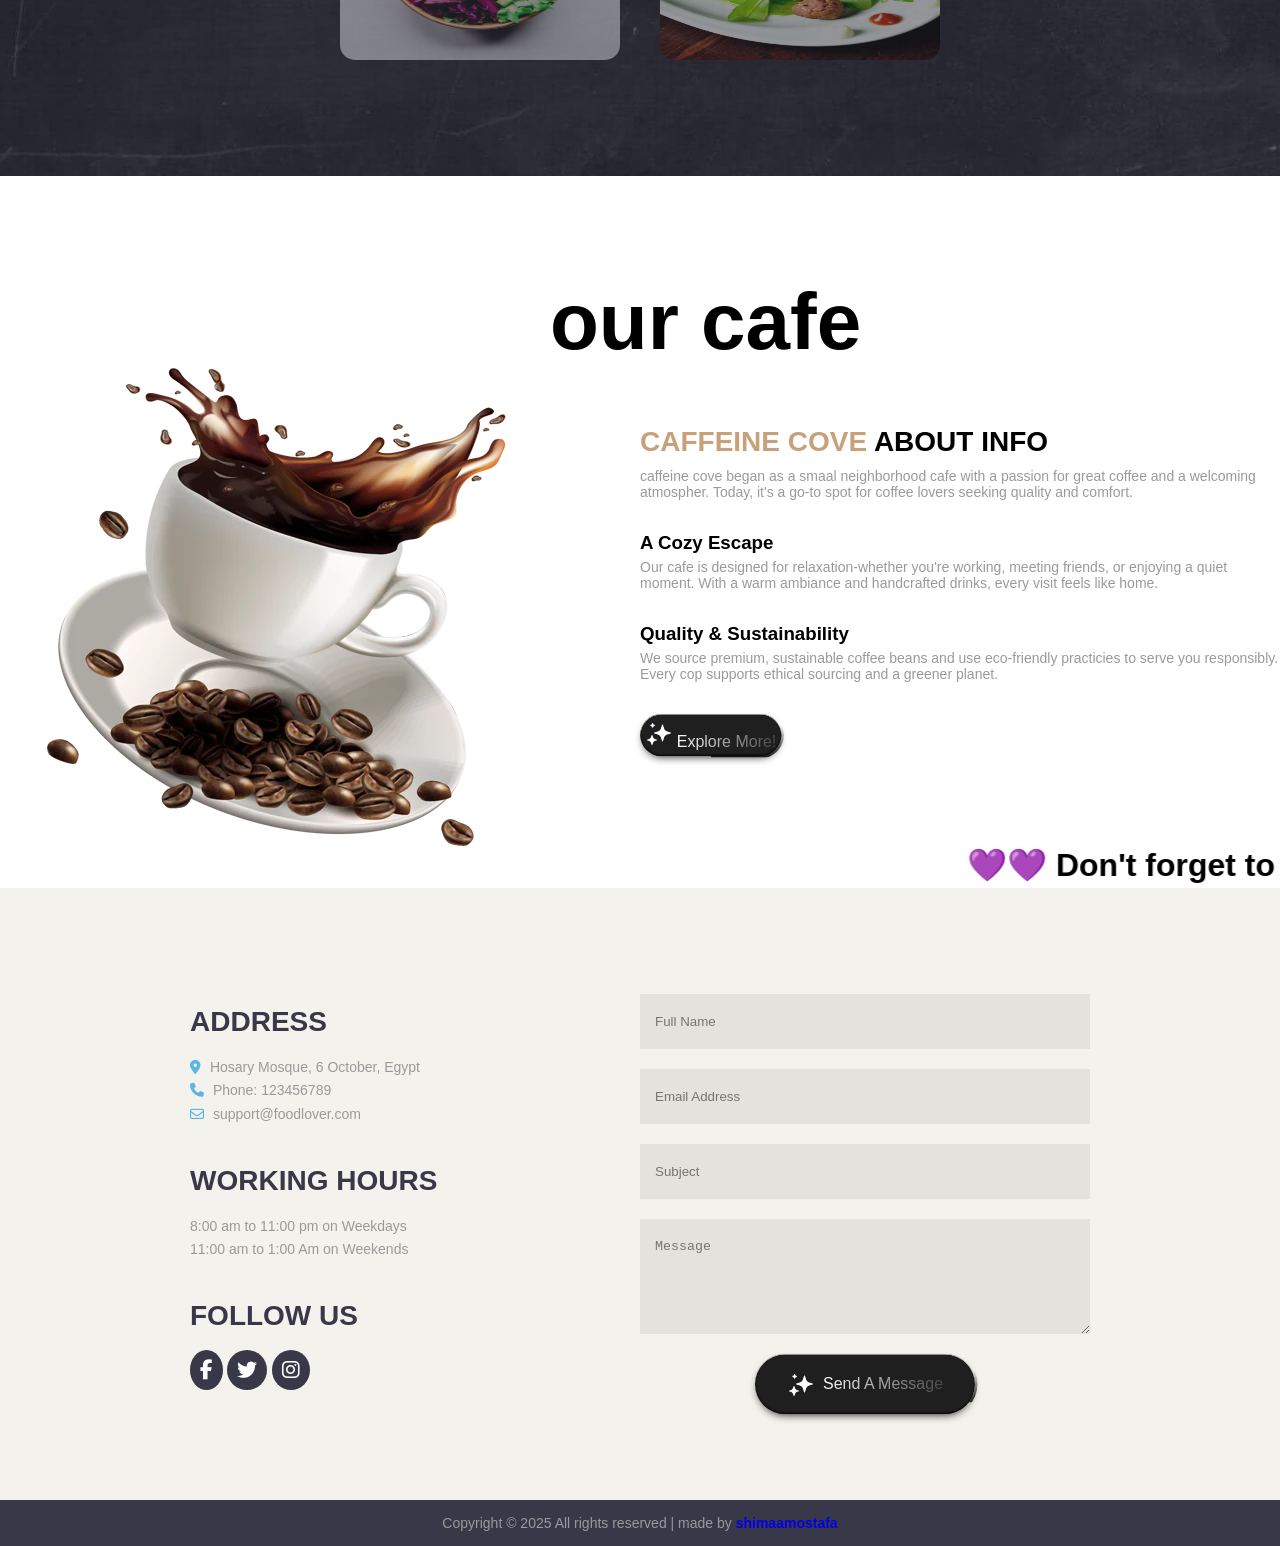
<file: food lover.html>
<!DOCTYPE html>
<html lang="en">
<head>
    <meta charset="UTF-8">
    <meta name="viewport" content="width=device-width, initial-scale=1.0">
    <title>Food lover</title>
    <!--style link-->
    <link rel="stylesheet" href="foodlover.css">
     <!-- Fontawsome -->
    <link rel="stylesheet" href="https://cdnjs.cloudflare.com/ajax/libs/font-awesome/6.3.0/css/all.min.css"
        integrity="sha512-SzlrxWUlpfuzQ+pcUCosxcglQRNAq/DZjVsC0lE40xsADsfeQoEypE+enwcOiGjk/bSuGGKHEyjSoQ1zVisanQ=="
        crossorigin="anonymous" referrerpolicy="no-referrer" />
    <!-- Favicon -->
    <link rel="shortcut icon" type="image/x-icon" href="./favicon.ico">

</head>
<body>


    <!--Header start-->
    <header>
           <div id="navbar">
        
            <img src="images/logo.png" alt="Food Lover Logo">
            <nav role="navigation">
            <ul>
                    <li><a href="#home">Home</a></li>
                    <li><a href="#about">About</a></li>
                    <li><a href="#menu">Menu</a></li>
                    <li><a href="#gallery">Gallery</a></li>
                    <li><a href="#contact">Contact</a></li>
                </ul>
            </nav>
        
        </div>
        <div class="content">
            <h1>Welcome To <span class="primary-text"> Food Lover </span> Restaurant</h1>
            <p>Here you can find Most delicacies food in the world</p>
            <!-- From Uiverse.io by MuhammadHasann --> 
             <a href="#about">
<button class="button-header">
  <div class="dots_border"></div>
  <svg
    xmlns="http://www.w3.org/2000/svg"
    fill="none"
    viewBox="0 0 24 24"
    class="sparkle"
  >
    <path
      class="path"
      stroke-linejoin="round"
      stroke-linecap="round"
      stroke="black"
      fill="black"
      d="M14.187 8.096L15 5.25L15.813 8.096C16.0231 8.83114 16.4171 9.50062 16.9577 10.0413C17.4984 10.5819 18.1679 10.9759 18.903 11.186L21.75 12L18.904 12.813C18.1689 13.0231 17.4994 13.4171 16.9587 13.9577C16.4181 14.4984 16.0241 15.1679 15.814 15.903L15 18.75L14.187 15.904C13.9769 15.1689 13.5829 14.4994 13.0423 13.9587C12.5016 13.4181 11.8321 13.0241 11.097 12.814L8.25 12L11.096 11.187C11.8311 10.9769 12.5006 10.5829 13.0413 10.0423C13.5819 9.50162 13.9759 8.83214 14.186 8.097L14.187 8.096Z"
    ></path>
    <path
      class="path"
      stroke-linejoin="round"
      stroke-linecap="round"
      stroke="black"
      fill="black"
      d="M6 14.25L5.741 15.285C5.59267 15.8785 5.28579 16.4206 4.85319 16.8532C4.42059 17.2858 3.87853 17.5927 3.285 17.741L2.25 18L3.285 18.259C3.87853 18.4073 4.42059 18.7142 4.85319 19.1468C5.28579 19.5794 5.59267 20.1215 5.741 20.715L6 21.75L6.259 20.715C6.40725 20.1216 6.71398 19.5796 7.14639 19.147C7.5788 18.7144 8.12065 18.4075 8.714 18.259L9.75 18L8.714 17.741C8.12065 17.5925 7.5788 17.2856 7.14639 16.853C6.71398 16.4204 6.40725 15.8784 6.259 15.285L6 14.25Z"
    ></path>
    <path
      class="path"
      stroke-linejoin="round"
      stroke-linecap="round"
      stroke="black"
      fill="black"
      d="M6.5 4L6.303 4.5915C6.24777 4.75718 6.15472 4.90774 6.03123 5.03123C5.90774 5.15472 5.75718 5.24777 5.5915 5.303L5 5.5L5.5915 5.697C5.75718 5.75223 5.90774 5.84528 6.03123 5.96877C6.15472 6.09226 6.24777 6.24282 6.303 6.4085L6.5 7L6.697 6.4085C6.75223 6.24282 6.84528 6.09226 6.96877 5.96877C7.09226 5.84528 7.24282 5.75223 7.4085 5.697L8 5.5L7.4085 5.303C7.24282 5.24777 7.09226 5.15472 6.96877 5.03123C6.84528 4.90774 6.75223 4.75718 6.697 4.5915L6.5 4Z"
    ></path>
  </svg>
  <span class="text_button">Explore More</span> 
</button></a>

        </div>
    </header>
        <!--Header end-->
   <main>

    <!--About start-->
  <section id="about">
    <div class="container">
        <div class="title">
            <h2>The Food Lover History</h2>
            <p>More than +25 years of experience</p>
        </div>
        <div class="about-content">
            <div>
                <p>Lorem ipsum, dolor sit amet consectetur adipisicing elit. Similique, perferendis.Repudiandae, praesentium modi fugit rem officia provident itaque voluptas recusandae, vel debitis eius illum quos perferendis dolor esse temporibus tempore?</p>
                 <p>Lorem ipsum, dolor sit amet consectetur adipisicing elit. Similique, perferendis. Repudiandae, praesentium modi fugit rem officia provident itaque voluptas recusandae, vel debitis eius illum quos perferendis dolor esse temporibus tempore?</p>
                 <p>Lorem ipsum dolor sit amet consectetur adipisicing elit. Nihil ab odit fuga ipsum expedita eaque voluptates eius a earum dolores. Blanditiis quisquam deleniti unde eos harum delectus aut? Omnis, commodi.</p>
                 <a href="#" >
                <!-- From Uiverse.io by MuhammadHasann --> 
<button class="button-about">
  <div class="dots_border"></div>
  <svg
    xmlns="http://www.w3.org/2000/svg"
    fill="none"
    viewBox="0 0 24 24"
    class="sparkle"
  >
    <path
      class="path"
      stroke-linejoin="round"
      stroke-linecap="round"
      stroke="black"
      fill="black"
      d="M14.187 8.096L15 5.25L15.813 8.096C16.0231 8.83114 16.4171 9.50062 16.9577 10.0413C17.4984 10.5819 18.1679 10.9759 18.903 11.186L21.75 12L18.904 12.813C18.1689 13.0231 17.4994 13.4171 16.9587 13.9577C16.4181 14.4984 16.0241 15.1679 15.814 15.903L15 18.75L14.187 15.904C13.9769 15.1689 13.5829 14.4994 13.0423 13.9587C12.5016 13.4181 11.8321 13.0241 11.097 12.814L8.25 12L11.096 11.187C11.8311 10.9769 12.5006 10.5829 13.0413 10.0423C13.5819 9.50162 13.9759 8.83214 14.186 8.097L14.187 8.096Z"
    ></path>
    <path
      class="path"
      stroke-linejoin="round"
      stroke-linecap="round"
      stroke="black"
      fill="black"
      d="M6 14.25L5.741 15.285C5.59267 15.8785 5.28579 16.4206 4.85319 16.8532C4.42059 17.2858 3.87853 17.5927 3.285 17.741L2.25 18L3.285 18.259C3.87853 18.4073 4.42059 18.7142 4.85319 19.1468C5.28579 19.5794 5.59267 20.1215 5.741 20.715L6 21.75L6.259 20.715C6.40725 20.1216 6.71398 19.5796 7.14639 19.147C7.5788 18.7144 8.12065 18.4075 8.714 18.259L9.75 18L8.714 17.741C8.12065 17.5925 7.5788 17.2856 7.14639 16.853C6.71398 16.4204 6.40725 15.8784 6.259 15.285L6 14.25Z"
    ></path>
    <path
      class="path"
      stroke-linejoin="round"
      stroke-linecap="round"
      stroke="black"
      fill="black"
      d="M6.5 4L6.303 4.5915C6.24777 4.75718 6.15472 4.90774 6.03123 5.03123C5.90774 5.15472 5.75718 5.24777 5.5915 5.303L5 5.5L5.5915 5.697C5.75718 5.75223 5.90774 5.84528 6.03123 5.96877C6.15472 6.09226 6.24777 6.24282 6.303 6.4085L6.5 7L6.697 6.4085C6.75223 6.24282 6.84528 6.09226 6.96877 5.96877C7.09226 5.84528 7.24282 5.75223 7.4085 5.697L8 5.5L7.4085 5.303C7.24282 5.24777 7.09226 5.15472 6.96877 5.03123C6.84528 4.90774 6.75223 4.75718 6.697 4.5915L6.5 4Z"
    ></path>
  </svg>
  <span class="text_button">Learn More</span>
</button>

            </a>
             </div>
            <img src="images/about_img.png" style="width:400px; height:300px; margin-bottom: 200px;" >
        </div>
    </div>
  </section>
      <!--About End-->
      <!--offers start-->
      <section id="offers">
        <div class="container">
         <div class="title">
            <h2>our special offers</h2>
            <p>More than +25 years of experience</p>
        </div>
         <div class="offers-items">
                    <div>
                        <img src="images/offer1.png" alt="Quattro Pasta">
                        <div>
                            <h3>Quattro Pasta</h3>
                            <p>Lorem ipsum dolor sit amet, consectetur adipisicing elit. Nam, quibusdam.</p>
                            <p><del>$ 55.00</del> <span class="primary-text">$18.00</span></p>
                            <p style="font-size: larger; margin-bottom:25px;">⭐⭐⭐⭐⭐</p>
                        </div>
                    </div>
                    <div>
                        <img src="images/offer2.png" alt="Vegertarian Pasta">
                        <div>
                            <h3>Vegertarian Pasta</h3>
                            <p>Lorem ipsum dolor sit amet, consectetur adipisicing elit. Nam, quibusdam.</p>
                            <p><del>$ 55.00</del> <span class="primary-text">$18.00</span></p>
                            <p style="font-size: larger; margin-bottom:25px;">⭐⭐⭐⭐⭐</p>
                        </div>
                    </div>
                    <div>
                        <img src="images/offer3.png" alt="Quattro Pasta">
                        <div>
                            <h3>Gluten-Free Pasta</h3>
                            <p>Lorem ipsum dolor sit amet, consectetur adipisicing elit. Nam, quibusdam.</p>
                            <p><del>$ 55.00</del> <span class="primary-text">$18.00</span></p>   
                            <p style="font-size: larger; margin-bottom:25px;">⭐⭐⭐⭐⭐</p>
                        </div>
                    </div>
        </div>
        </div>
      </section>
      <!--offers end-->
      <!--menu start-->
       <section id="menu">
            <div class="container">
                <div class="title">
                    <h2>Our Special Menu</h2>
                    <p>Order two and get third for free</p>
                </div>
                <div class="menu-items">
                    <div class="menu-items-left">
                        <div class="menu-item">
                            <img src="images/food1.png" alt="LASAL Cheese">
                            <div>
                                <h3>LASAL CHEESE <span class="primary-text">$18.00</span></h3>
                                <p>Lorem ipsum dolor sit amet consectetur adipisicing elit. At, explicabo.</p>
                                <p style="font-size: larger; margin-bottom:25px;">⭐⭐⭐⭐⭐</p>
                            </div>
                        </div>
                        <div class="menu-item">
                            <img src="images/food2.png" alt="JUMBO CRAB SHRIMP">
                            <div>
                                <h3>JUMBO CRAB SHRIMP <span class="primary-text">$24.00</span></h3>
                                <p>Lorem ipsum dolor sit amet consectetur adipisicing elit. At, explicabo.</p>
                                <p style="font-size: larger; margin-bottom:25px;">⭐⭐⭐⭐⭐</p>

                            </div>
                        </div>
                        <div class="menu-item">
                            <img src="images/food3.png" alt="KOKTAIL JUCIE">
                            <div>
                                <h3>KOKTAIL JUCIE <span class="primary-text">$12.00</span></h3>
                                <p>Lorem ipsum dolor sit amet consectetur adipisicing elit. At, explicabo.</p>
                                <p style="font-size: larger; margin-bottom:25px;">⭐⭐⭐⭐⭐</p>

                            </div>
                        </div>
                        <div class="menu-item">
                            <img src="images/food4.png" alt="CAPO STEAK">
                            <div>
                                <h3>CAPO STEAK <span class="primary-text">$60.00</span></h3>
                                <p>Lorem ipsum dolor sit amet consectetur adipisicing elit. At, explicabo.</p>                  
                                <p style="font-size: larger; margin-bottom:25px;">⭐⭐⭐⭐⭐</p>

                            </div>
                        </div>
                        <div class="menu-item">
                            <img src="images/food5.png" alt="Donats">
                            <div>
                                <h3>Donats <span class="primary-text">$8.00</span></h3>
                                <p>Lorem ipsum dolor sit amet consectetur adipisicing elit. At, explicabo.</p>
                                <p style="font-size: larger; margin-bottom:25px;">⭐⭐⭐⭐⭐</p>

                            </div>
                        </div>
                        <div class="menu-item">
                            <img src="images/food6.png" alt="CHEESE PIZZA">
                            <div>
                                <h3>CHEESE PIZZA <span class="primary-text">$18.00</span></h3>
                                <p>Lorem ipsum dolor sit amet consectetur adipisicing elit. At, explicabo.</p>
                                <p style="font-size: larger; margin-bottom:25px;">⭐⭐⭐⭐⭐</p>

                            </div>
                        </div>
                    </div>
                    <div class="menu-items-right">
                        <div class="menu-item">
                            <img src="images/food7.jpeg" alt="KOFTA MEAT">
                            <div>
                                <h3>KOFTA MEAT <span class="primary-text">$40.00</span></h3>
                                <p>Lorem ipsum dolor sit amet consectetur adipisicing elit. At, explicabo.</p>
                                <p style="font-size: larger; margin-bottom:25px;">⭐⭐⭐⭐⭐</p>

                            </div>
                        </div>
                        <div class="menu-item">
                            <img src="images/food8.jpeg" alt="SPANISH PIES">
                            <div>
                                <h3>SPANISH PIES <span class="primary-text">$14.00</span></h3>
                                <p>Lorem ipsum dolor sit amet consectetur adipisicing elit. At, explicabo.</p>
                                <p style="font-size: larger; margin-bottom:25px;">⭐⭐⭐⭐⭐</p>

                            </div>
                        </div>
                        <div class="menu-item">
                            <img src="images/food9.jpeg" alt="CHEESE TOST">
                            <div>
                                <h3>CHEESE TOST <span class="primary-text">$6.00</span></h3>
                                <p>Lorem ipsum dolor sit amet consectetur adipisicing elit. At, explicabo.</p>
                                <p style="font-size: larger; margin-bottom:25px;">⭐⭐⭐⭐⭐</p>

                            </div>
                        </div>
                        <div class="menu-item">
                            <img src="images/food10.jpeg" alt="FRUIT SALAD">
                            <div>
                                <h3>FRUIT SALAD <span class="primary-text">$14.00</span></h3>
                                <p>Lorem ipsum dolor sit amet consectetur adipisicing elit. At, explicabo.</p>
                                <p style="font-size: larger; margin-bottom:25px;">⭐⭐⭐⭐⭐</p>

                            </div>
                        </div>
                        <div class="menu-item">
                            <img src="images/food11.jpeg" alt="CHICKEN SHAWARMA">
                            <div>
                                <h3>CHICKEN SHAWARMA <span class="primary-text">$20.00</span></h3>
                                <p>Lorem ipsum dolor sit amet consectetur adipisicing elit. At, explicabo.</p>
                                <p style="font-size: larger; margin-bottom:25px;">⭐⭐⭐⭐⭐</p>

                            </div>
                        </div>
                        <div class="menu-item">
                            <img src="images/food12.jpeg" alt="MEGA CHEESE PIZZA">
                            <div>
                                <h3>MEGA CHEESE PIZZA <span class="primary-text">$30.00</span></h3>
                                <p>Lorem ipsum dolor sit amet consectetur adipisicing elit. At, explicabo.</p>
                                <p style="font-size: larger; margin-bottom:25px;">⭐⭐⭐⭐⭐</p>

                            </div>
                        </div>
                    </div>
                </div>
 <a href="full menu.html">
    <!-- From Uiverse.io by MuhammadHasann --> 
<button class="button">
  <div class="dots_border"></div>
  <svg
    xmlns="http://www.w3.org/2000/svg"
    fill="none"
    viewBox="0 0 24 24"
    class="sparkle"
  >
    <path
      class="path"
      stroke-linejoin="round"
      stroke-linecap="round"
      stroke="black"
      fill="black"
      d="M14.187 8.096L15 5.25L15.813 8.096C16.0231 8.83114 16.4171 9.50062 16.9577 10.0413C17.4984 10.5819 18.1679 10.9759 18.903 11.186L21.75 12L18.904 12.813C18.1689 13.0231 17.4994 13.4171 16.9587 13.9577C16.4181 14.4984 16.0241 15.1679 15.814 15.903L15 18.75L14.187 15.904C13.9769 15.1689 13.5829 14.4994 13.0423 13.9587C12.5016 13.4181 11.8321 13.0241 11.097 12.814L8.25 12L11.096 11.187C11.8311 10.9769 12.5006 10.5829 13.0413 10.0423C13.5819 9.50162 13.9759 8.83214 14.186 8.097L14.187 8.096Z"
    ></path>
    <path
      class="path"
      stroke-linejoin="round"
      stroke-linecap="round"
      stroke="black"
      fill="black"
      d="M6 14.25L5.741 15.285C5.59267 15.8785 5.28579 16.4206 4.85319 16.8532C4.42059 17.2858 3.87853 17.5927 3.285 17.741L2.25 18L3.285 18.259C3.87853 18.4073 4.42059 18.7142 4.85319 19.1468C5.28579 19.5794 5.59267 20.1215 5.741 20.715L6 21.75L6.259 20.715C6.40725 20.1216 6.71398 19.5796 7.14639 19.147C7.5788 18.7144 8.12065 18.4075 8.714 18.259L9.75 18L8.714 17.741C8.12065 17.5925 7.5788 17.2856 7.14639 16.853C6.71398 16.4204 6.40725 15.8784 6.259 15.285L6 14.25Z"
    ></path>
    <path
      class="path"
      stroke-linejoin="round"
      stroke-linecap="round"
      stroke="black"
      fill="black"
      d="M6.5 4L6.303 4.5915C6.24777 4.75718 6.15472 4.90774 6.03123 5.03123C5.90774 5.15472 5.75718 5.24777 5.5915 5.303L5 5.5L5.5915 5.697C5.75718 5.75223 5.90774 5.84528 6.03123 5.96877C6.15472 6.09226 6.24777 6.24282 6.303 6.4085L6.5 7L6.697 6.4085C6.75223 6.24282 6.84528 6.09226 6.96877 5.96877C7.09226 5.84528 7.24282 5.75223 7.4085 5.697L8 5.5L7.4085 5.303C7.24282 5.24777 7.09226 5.15472 6.96877 5.03123C6.84528 4.90774 6.75223 4.75718 6.697 4.5915L6.5 4Z"
    ></path>
  </svg>
  <span class="text_button">Explore Full Menu</span>
</button>

 </a>
            </div>
        </section>
        <!-- Menu Section End -->
        <!-- Daytime section start-->
        <section id="daytime">
            <div class="container">
                <div class="daytime-items">
                    <div class="daytime-item">
                        <img src="images/breckfastIcon.png" alt="Breakfast">
                        <h3>Breakfast</h3>
                        <p>8:00 am to 10:00 am</p>
                    </div>
                    <div class="daytime-item">
                        <img src="images/lunchIcon.png" alt="Lunch">
                        <h3>Lunch</h3>
                        <p>4:00 pm to 7:00 pm</p>
                    </div>
                    <div class="daytime-item">
                        <img src="images/dinnerIcon.png" alt="Dinner">
                        <h3>Dinner</h3>
                        <p>9:00 pm to 1:00 Am</p>
                    </div>
                    <div class="daytime-item">
                        <img src="images/dessertIcon.png" alt="dessert">
                        <h3>Dessert</h3>
                        <p>All day</p>
                    </div>
                </div>
            </div>
        </section>
        <!-- Daytime section end-->
        <!-- Gallery Section Start -->
        <section id="gallery">
            <div class="container">
                <h2>Our Food Gallery</h2>
                <div class="img-gallery">
                    <img src="images/gallery1.jpeg" alt="gallery1">
                    <img src="images/gallery2.jpeg" alt="gallery2">
                    <img src="images/gallery3.jpeg" alt="gallery3">
                    <img src="images/gallery4.jpeg" alt="gallery4">
                    <img src="images/gallery5.jpeg" alt="gallery5">
                    <img src="images/gallery6.jpeg" alt="gallery6">
                </div>
            </div>
        </section>
        <!-- Gallary Section End -->
         <!--coffeine cove-->
         <section id="anotherstor">
    <div class="container">
        <h1>our cafe</h1>
        <div class="row">
            <img src="images/about-img.png" alt="coffee">
            <div class="about-content">
                <h2><span class="text-primary">CAFFEINE COVE</span> ABOUT INFO</h2>
                <p>caffeine cove began as a smaal neighborhood cafe with a passion for great coffee
                    and a welcoming atmospher. Today, it's a go-to spot for coffee lovers seeking quality and comfort.
                </p>
                <div class="item">
                    <h3>A Cozy Escape</h3>
                    <p>Our cafe is designed for relaxation-whether you're working, meeting friends, or
                        enjoying a quiet moment. With a warm ambiance and handcrafted drinks, every visit feels like home.
                    </p>
                </div>
                <div class="item">
                    <h3>Quality &amp; Sustainability</h3>
                    <p>We source premium, sustainable coffee beans and use eco-friendly practicies to serve you responsibly.
                        Every cop supports ethical sourcing and a greener planet.
                    </p>
                </div>
                <div class="item">
                <a href="caffeine cove.html"  target="_blank">
                    <!-- From Uiverse.io by MuhammadHasann --> 
<button class="button">
  <div class="dots_border"></div>
  <svg
    xmlns="http://www.w3.org/2000/svg"
    fill="none"
    viewBox="0 0 24 24"
    class="sparkle"
  >
    <path
      class="path"
      stroke-linejoin="round"
      stroke-linecap="round"
      stroke="black"
      fill="black"
      d="M14.187 8.096L15 5.25L15.813 8.096C16.0231 8.83114 16.4171 9.50062 16.9577 10.0413C17.4984 10.5819 18.1679 10.9759 18.903 11.186L21.75 12L18.904 12.813C18.1689 13.0231 17.4994 13.4171 16.9587 13.9577C16.4181 14.4984 16.0241 15.1679 15.814 15.903L15 18.75L14.187 15.904C13.9769 15.1689 13.5829 14.4994 13.0423 13.9587C12.5016 13.4181 11.8321 13.0241 11.097 12.814L8.25 12L11.096 11.187C11.8311 10.9769 12.5006 10.5829 13.0413 10.0423C13.5819 9.50162 13.9759 8.83214 14.186 8.097L14.187 8.096Z"
    ></path>
    <path
      class="path"
      stroke-linejoin="round"
      stroke-linecap="round"
      stroke="black"
      fill="black"
      d="M6 14.25L5.741 15.285C5.59267 15.8785 5.28579 16.4206 4.85319 16.8532C4.42059 17.2858 3.87853 17.5927 3.285 17.741L2.25 18L3.285 18.259C3.87853 18.4073 4.42059 18.7142 4.85319 19.1468C5.28579 19.5794 5.59267 20.1215 5.741 20.715L6 21.75L6.259 20.715C6.40725 20.1216 6.71398 19.5796 7.14639 19.147C7.5788 18.7144 8.12065 18.4075 8.714 18.259L9.75 18L8.714 17.741C8.12065 17.5925 7.5788 17.2856 7.14639 16.853C6.71398 16.4204 6.40725 15.8784 6.259 15.285L6 14.25Z"
    ></path>
    <path
      class="path"
      stroke-linejoin="round"
      stroke-linecap="round"
      stroke="black"
      fill="black"
      d="M6.5 4L6.303 4.5915C6.24777 4.75718 6.15472 4.90774 6.03123 5.03123C5.90774 5.15472 5.75718 5.24777 5.5915 5.303L5 5.5L5.5915 5.697C5.75718 5.75223 5.90774 5.84528 6.03123 5.96877C6.15472 6.09226 6.24777 6.24282 6.303 6.4085L6.5 7L6.697 6.4085C6.75223 6.24282 6.84528 6.09226 6.96877 5.96877C7.09226 5.84528 7.24282 5.75223 7.4085 5.697L8 5.5L7.4085 5.303C7.24282 5.24777 7.09226 5.15472 6.96877 5.03123C6.84528 4.90774 6.75223 4.75718 6.697 4.5915L6.5 4Z"
    ></path>
  </svg>
  <span class="text_button">Explore More!</span>
</button>
</a>
                </div>
            </div>
        </div>
    </div>
         </section>
         <!--coffeine cove-->
        <!-- Contact Section Start -->
        <marquee class="marquee">
     💜💜 Don't forget to visit us💜💜     
    </marquee>

        <section id="contact">
            <div class="container">
                <div class="contact-content">
                    <div class="contact-info">
                        <div>
                            <h3>ADDRESS</h3>
                            <p><i class="fa-solid fa-location-dot"></i> Hosary Mosque, 6 October, Egypt</p>
                            <p><i class="fa-solid fa-phone"></i> Phone: 123456789</p>
                            <p><i class="fa-regular fa-envelope"></i> support@foodlover.com</p>
                        </div>
                        <div>
                            <h3>WORKING HOURS</h3>
                            <p>8:00 am to 11:00 pm on Weekdays</p>
                            <p>11:00 am to 1:00 Am on Weekends</p>
                        </div>
                        <div>
                            <h3>FOLLOW US</h3>
                            <a href="#"><i class="fa-brands fa-facebook-f"></i></a>
                            <a href="#"><i class="fa-brands fa-twitter"></i></a>
                            <a href="#"><i class="fa-brands fa-instagram"></i></a>
                        </div>
                    </div>
                    <form>
                        <input type="text" name="Name" id="name" placeholder="Full Name">
                        <input type="email" name="email" id="email" placeholder="Email Address">
                        <input type="text" name="subject" id="subject" placeholder="Subject">
                        <textarea name="message" id="message" cols="30" rows="5" placeholder="Message"></textarea>
                    <!-- From Uiverse.io by MuhammadHasann --> 
<button class="button">
  <div class="dots_border"></div>
  <svg
    xmlns="http://www.w3.org/2000/svg"
    fill="none"
    viewBox="0 0 24 24"
    class="sparkle"
  >
    <path
      class="path"
      stroke-linejoin="round"
      stroke-linecap="round"
      stroke="black"
      fill="black"
      d="M14.187 8.096L15 5.25L15.813 8.096C16.0231 8.83114 16.4171 9.50062 16.9577 10.0413C17.4984 10.5819 18.1679 10.9759 18.903 11.186L21.75 12L18.904 12.813C18.1689 13.0231 17.4994 13.4171 16.9587 13.9577C16.4181 14.4984 16.0241 15.1679 15.814 15.903L15 18.75L14.187 15.904C13.9769 15.1689 13.5829 14.4994 13.0423 13.9587C12.5016 13.4181 11.8321 13.0241 11.097 12.814L8.25 12L11.096 11.187C11.8311 10.9769 12.5006 10.5829 13.0413 10.0423C13.5819 9.50162 13.9759 8.83214 14.186 8.097L14.187 8.096Z"
    ></path>
    <path
      class="path"
      stroke-linejoin="round"
      stroke-linecap="round"
      stroke="black"
      fill="black"
      d="M6 14.25L5.741 15.285C5.59267 15.8785 5.28579 16.4206 4.85319 16.8532C4.42059 17.2858 3.87853 17.5927 3.285 17.741L2.25 18L3.285 18.259C3.87853 18.4073 4.42059 18.7142 4.85319 19.1468C5.28579 19.5794 5.59267 20.1215 5.741 20.715L6 21.75L6.259 20.715C6.40725 20.1216 6.71398 19.5796 7.14639 19.147C7.5788 18.7144 8.12065 18.4075 8.714 18.259L9.75 18L8.714 17.741C8.12065 17.5925 7.5788 17.2856 7.14639 16.853C6.71398 16.4204 6.40725 15.8784 6.259 15.285L6 14.25Z"
    ></path>
    <path
      class="path"
      stroke-linejoin="round"
      stroke-linecap="round"
      stroke="black"
      fill="black"
      d="M6.5 4L6.303 4.5915C6.24777 4.75718 6.15472 4.90774 6.03123 5.03123C5.90774 5.15472 5.75718 5.24777 5.5915 5.303L5 5.5L5.5915 5.697C5.75718 5.75223 5.90774 5.84528 6.03123 5.96877C6.15472 6.09226 6.24777 6.24282 6.303 6.4085L6.5 7L6.697 6.4085C6.75223 6.24282 6.84528 6.09226 6.96877 5.96877C7.09226 5.84528 7.24282 5.75223 7.4085 5.697L8 5.5L7.4085 5.303C7.24282 5.24777 7.09226 5.15472 6.96877 5.03123C6.84528 4.90774 6.75223 4.75718 6.697 4.5915L6.5 4Z"
    ></path>
  </svg>
  <span class="text_button">Send A Message</span>
</button>

                    </form>
                </div>
            </div>
        </section>
        <!-- Contact Section End -->
    </main>
    <footer id="footer">
        <p>Copyright &copy; 2025 All rights reserved | made by <b> <a href="https://shemomostafa.678@gmail.com"
                    target="_blank"> shimaamostafa</a> </b></p>
    </footer>
    
</body>

</html>
</file>
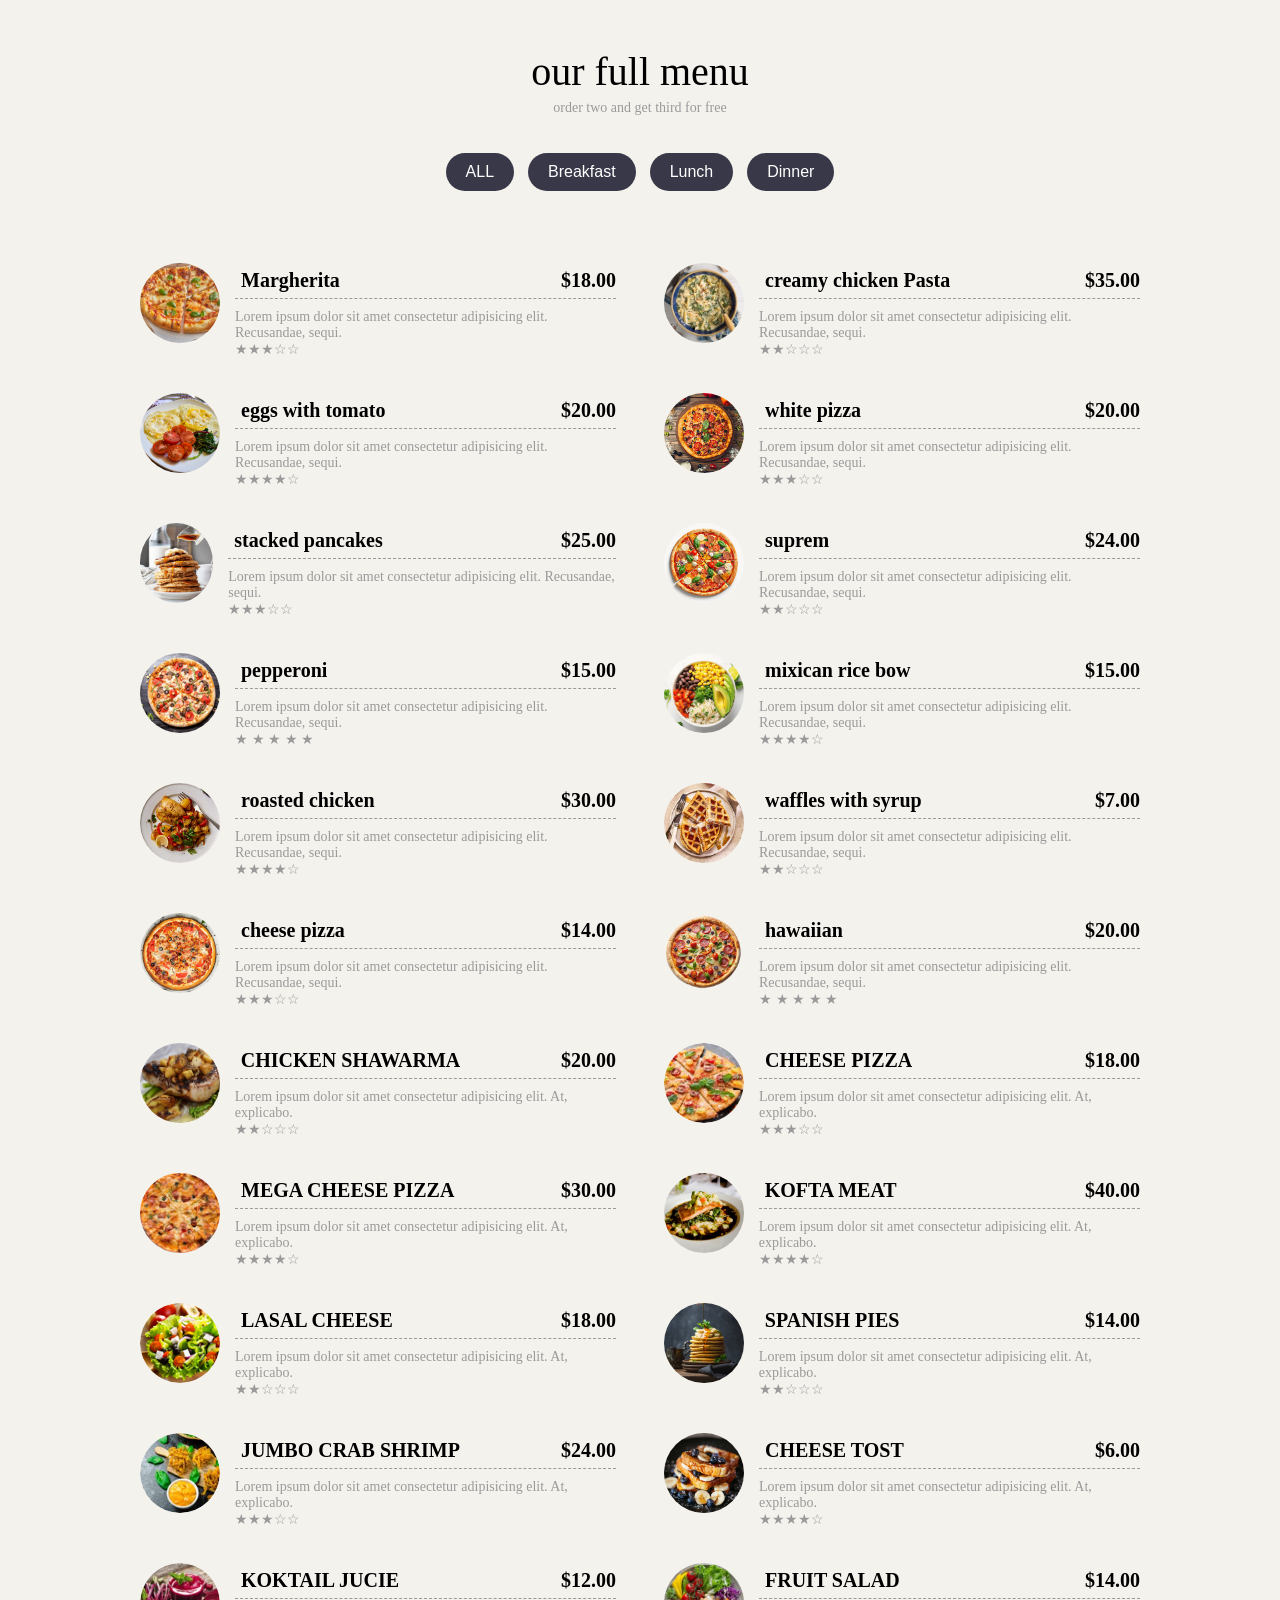
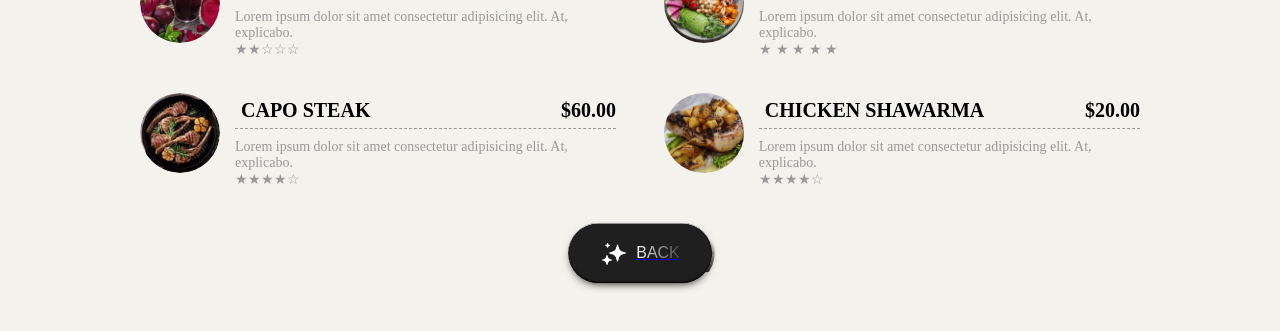
<file: full menu.html>
<!DOCTYPE html>
<html lang="en">
<head>
    <meta charset="UTF-8">
    <meta name="viewport" content="width=device-width, initial-scale=1.0">
    <title>Food lover</title>
    <!--style link-->
    <link rel="stylesheet" href="full menu.css">
        <!-- Favicon -->
        <link rel="shortcut icon" type="image/x-icon" href="./favicon.ico">

     
</head>
<body>
    <main>
        <section id="menu">
            <div class="container">
                <div class="heading">
                    <h2>our full menu</h2>
                    <p>order two and get third for free</p>
                    <div class="menu-bottons">
                        <button class="filter-btn"data-category="all">ALL</button>
                        <button class="filter-btn"data-category="breakfast">Breakfast</button>
                        <button class="filter-btn"data-category="lunch">Lunch</button>
                        <button class="filter-btn"data-category="dinner">Dinner</button>
                    </div>
                </div>
                 <div class="row">    
                 <div class="col">
                    <!--item 1-->
                    <div class="menu-item" data-category="lunch">
                        <img src="images/lunch-1.png" alt="Margherita">
                        <div class="item-content">
                            <h3>Margherita <span>$18.00</span> </h3>
                            <p>Lorem ipsum dolor sit amet consectetur adipisicing elit. Recusandae, sequi.</p>
                            <p>★★★☆☆</p>
                        </div>
                    </div>
                     <!--item 2-->
                    <div class="menu-item" data-category="breakfast">
                        <img src="images/breakfast-1.jpg" alt="eggs with tomato">
                        <div class="item-content">
                            <h3> eggs with tomato<span>$20.00</span> </h3>
                            <p>Lorem ipsum dolor sit amet consectetur adipisicing elit. Recusandae, sequi.</p>
                            <p>★★★★☆</p>
                        </div>
                    </div>
                     <!--item 3-->
                    <div class="menu-item" data-category="breakfast">
                        <img src="images/breakfast-2.jpg" alt="stacked pancakes">
                        <div class="item-content">
                            <h3> stacked pancakes<span>$25.00</span> </h3>
                            <p>Lorem ipsum dolor sit amet consectetur adipisicing elit. Recusandae, sequi.</p>
                            <p>★★★☆☆</p>
                        </div>
                    </div>
                     <!--item 4-->
                    <div class="menu-item" data-category="lunch">
                        <img src="images/lunch-2.png" alt="pepperoni">
                        <div class="item-content">
                            <h3>pepperoni <span>$15.00</span> </h3>
                            <p>Lorem ipsum dolor sit amet consectetur adipisicing elit. Recusandae, sequi.</p>
                            <p>★ ★ ★ ★ ★</p>
                        </div>
                    </div>
                     <!--item 5-->
                    <div class="menu-item" data-category="dinner">
                        <img src="images/dinner-1.jpg" alt="roasted chicken">
                        <div class="item-content">
                            <h3>roasted chicken <span>$30.00</span> </h3>
                            <p>Lorem ipsum dolor sit amet consectetur adipisicing elit. Recusandae, sequi.</p>
                            <p>★★★★☆</p>
                        </div>
                    </div>
                     <!--item 6-->
                    <div class="menu-item" data-category="lunch">
                        <img src="images/lunch-3.png" alt="cheese pizza">
                        <div class="item-content">
                            <h3>cheese pizza <span>$14.00</span> </h3>
                            <p>Lorem ipsum dolor sit amet consectetur adipisicing elit. Recusandae, sequi.</p>
                            <p>★★★☆☆</p>
                        </div>
                    </div>
                    <!--item 7-->
                    <div class="menu-item" data-category="lunch">
                            <img src="images/food11.jpeg" alt="CHICKEN SHAWARMA">
                            <div class="item-content">
                                <h3>CHICKEN SHAWARMA <span >$20.00</span></h3>
                                <p>Lorem ipsum dolor sit amet consectetur adipisicing elit. At, explicabo.</p>
                                <p>★★☆☆☆</p>
                            </div>
                        </div>
                        <!--item 8-->
                        <div class="menu-item" data-category="lunch">
                            <img src="images/food12.jpeg" alt="MEGA CHEESE PIZZA">
                            <div class="item-content">
                                <h3>MEGA CHEESE PIZZA <span>$30.00</span></h3>
                                <p>Lorem ipsum dolor sit amet consectetur adipisicing elit. At, explicabo.</p>
                                <p>★★★★☆</p>
                            </div>
                        </div>
                           <!--item 9-->
                        <div class="menu-item" data-category="dinner">
                            <img src="images/food1.png" alt="LASAL Cheese">
                            <div class="item-content">
                                <h3>LASAL CHEESE <span>$18.00</span></h3>
                                <p>Lorem ipsum dolor sit amet consectetur adipisicing elit. At, explicabo.</p>
                                <p>★★☆☆☆</p>
                            </div>
                        </div>
                           <!--item 10-->
                        <div class="menu-item" data-category="dinner">
                            <img src="images/food2.png" alt="JUMBO CRAB SHRIMP">
                            <div class="item-content">
                                <h3>JUMBO CRAB SHRIMP <span>$24.00</span></h3>
                                <p>Lorem ipsum dolor sit amet consectetur adipisicing elit. At, explicabo.</p>
                                <p>★★★☆☆</p>
                            </div>
                        </div>     
                           <!--item 11-->
                        <div class="menu-item" data-category="breakfast">
                            <img src="images/food3.png" alt="KOKTAIL JUCIE">
                            <div class="item-content">
                                <h3>KOKTAIL JUCIE <span>$12.00</span></h3>
                                <p>Lorem ipsum dolor sit amet consectetur adipisicing elit. At, explicabo.</p>
                                <p>★★☆☆☆</p>
                            </div>
                        </div>
                          <!--item 12-->
                        <div class="menu-item" data-category="dinner">
                            <img src="images/food4.png" alt="CAPO STEAK">
                            <div class="item-content">
                                <h3>CAPO STEAK <span>$60.00</span></h3>
                                <p>Lorem ipsum dolor sit amet consectetur adipisicing elit. At, explicabo.</p>
                                <p>★★★★☆</p>
                            </div>
                        </div>
                   </div>    
                  <div class="col">
                    <!--item 7-->
                    <div class="menu-item" data-category="dinner">
                        <img src="images/dinner-2.jpg" alt="creamy chicken Pasta">
                        <div class="item-content">
                            <h3>creamy chicken Pasta <span>$35.00</span> </h3>
                            <p>Lorem ipsum dolor sit amet consectetur adipisicing elit. Recusandae, sequi.</p>
                            <p>★★☆☆☆</p>
                        </div>
                    </div>
                     <!--item 8-->
                    <div class="menu-item" data-category="lunch">
                        <img src="images/lunch-4.png" alt="white pizza">
                        <div class="item-content">
                            <h3> white pizza<span>$20.00</span> </h3>
                            <p>Lorem ipsum dolor sit amet consectetur adipisicing elit. Recusandae, sequi.</p>
                            <p>★★★☆☆</p>
                        </div>
                    </div>
                     <!--item 9-->
                    <div class="menu-item" data-category="lunch">
                        <img src="images/lunch-5.png" alt="suprem">
                        <div class="item-content">
                            <h3> suprem<span>$24.00</span> </h3>
                            <p>Lorem ipsum dolor sit amet consectetur adipisicing elit. Recusandae, sequi.</p>
                            <p>★★☆☆☆</p>
                        </div>
                    </div>
                     <!--item 10-->
                    <div class="menu-item" data-category="dinner">
                        <img src="images/dinner-3.png" alt="mixican rice bow">
                        <div class="item-content">
                            <h3>mixican rice bow <span>$15.00</span> </h3>
                            <p>Lorem ipsum dolor sit amet consectetur adipisicing elit. Recusandae, sequi.</p>
                            <p>★★★★☆</p>
                        </div>
                    </div>
                     <!--item 11-->
                    <div class="menu-item" data-category="breakfast">
                        <img src="images/breakfast-3.jpg" alt="waffles with syrup">
                        <div class="item-content">
                            <h3>waffles with syrup <span>$7.00</span> </h3>
                            <p>Lorem ipsum dolor sit amet consectetur adipisicing elit. Recusandae, sequi.</p>
                            <p>★★☆☆☆</p>
                        </div>
                    </div>
                     <!--item 12-->
                    <div class="menu-item" data-category="lunch">
                        <img src="images/lunch-6.png" alt="hawaiian">
                        <div class="item-content">
                            <h3>hawaiian <span>$20.00</span> </h3>
                            <p>Lorem ipsum dolor sit amet consectetur adipisicing elit. Recusandae, sequi.</p>
                            <p>★ ★ ★ ★ ★</p>
                        </div>
                    </div>
                    <div class="menu-item" data-category="lunch">
                            <img src="images/food6.png" alt="CHEESE PIZZA">
                            <div class="item-content" >
                                <h3>CHEESE PIZZA <span>$18.00</span></h3>
                                <p>Lorem ipsum dolor sit amet consectetur adipisicing elit. At, explicabo.</p>
                                <p>★★★☆☆</p>
                            </div>
                        </div>
                        <div class="menu-item"data-category="dinner">
                            <img src="images/food7.jpeg" alt="KOFTA MEAT">
                            <div class="item-content">
                                <h3>KOFTA MEAT <span>$40.00</span></h3>
                                <p>Lorem ipsum dolor sit amet consectetur adipisicing elit. At, explicabo.</p>
                                <p>★★★★☆</p>
                            </div>
                        </div>
                        <div class="menu-item" data-category="breakfast">
                            <img src="images/food8.jpeg" alt="SPANISH PIES">
                            <div class="item-content">
                                <h3>SPANISH PIES <span>$14.00</span></h3>
                                <p>Lorem ipsum dolor sit amet consectetur adipisicing elit. At, explicabo.</p>
                                <p>★★☆☆☆</p>
                            </div>
                        </div>
                        <div class="menu-item" data-category="breakfast">
                            <img src="images/food9.jpeg" alt="CHEESE TOST">
                            <div class="item-content">
                                <h3>CHEESE TOST <span>$6.00</span></h3>
                                <p>Lorem ipsum dolor sit amet consectetur adipisicing elit. At, explicabo.</p>
                                <p>★★★★☆</p>
                            </div>
                        </div>
                        <div class="menu-item" data-category="breakfast">
                            <img src="images/food10.jpeg" alt="FRUIT SALAD">
                            <div class="item-content">
                                <h3>FRUIT SALAD <span>$14.00</span></h3>
                                <p>Lorem ipsum dolor sit amet consectetur adipisicing elit. At, explicabo.</p>
                                <p>★ ★ ★ ★ ★</p>
                            </div>
                        </div>
                        <div class="menu-item" data-category="lunch">
                            <img src="images/food11.jpeg" alt="CHICKEN SHAWARMA">
                            <div class="item-content">
                                <h3>CHICKEN SHAWARMA <span>$20.00</span></h3>
                                <p>Lorem ipsum dolor sit amet consectetur adipisicing elit. At, explicabo.</p>
                                <p>★★★★☆</p>
                            </div>
                        </div>
                 </div>  
            </div>  
             <a href="food lover.html#menu" class="link">
    <!-- From Uiverse.io by MuhammadHasann --> 
<button class="button">
  <div class="dots_border"></div>
  <svg
    xmlns="http://www.w3.org/2000/svg"
    fill="none"
    viewBox="0 0 24 24"
    class="sparkle"
  >
    <path
      class="path"
      stroke-linejoin="round"
      stroke-linecap="round"
      stroke="black"
      fill="black"
      d="M14.187 8.096L15 5.25L15.813 8.096C16.0231 8.83114 16.4171 9.50062 16.9577 10.0413C17.4984 10.5819 18.1679 10.9759 18.903 11.186L21.75 12L18.904 12.813C18.1689 13.0231 17.4994 13.4171 16.9587 13.9577C16.4181 14.4984 16.0241 15.1679 15.814 15.903L15 18.75L14.187 15.904C13.9769 15.1689 13.5829 14.4994 13.0423 13.9587C12.5016 13.4181 11.8321 13.0241 11.097 12.814L8.25 12L11.096 11.187C11.8311 10.9769 12.5006 10.5829 13.0413 10.0423C13.5819 9.50162 13.9759 8.83214 14.186 8.097L14.187 8.096Z"
    ></path>
    <path
      class="path"
      stroke-linejoin="round"
      stroke-linecap="round"
      stroke="black"
      fill="black"
      d="M6 14.25L5.741 15.285C5.59267 15.8785 5.28579 16.4206 4.85319 16.8532C4.42059 17.2858 3.87853 17.5927 3.285 17.741L2.25 18L3.285 18.259C3.87853 18.4073 4.42059 18.7142 4.85319 19.1468C5.28579 19.5794 5.59267 20.1215 5.741 20.715L6 21.75L6.259 20.715C6.40725 20.1216 6.71398 19.5796 7.14639 19.147C7.5788 18.7144 8.12065 18.4075 8.714 18.259L9.75 18L8.714 17.741C8.12065 17.5925 7.5788 17.2856 7.14639 16.853C6.71398 16.4204 6.40725 15.8784 6.259 15.285L6 14.25Z"
    ></path>
    <path
      class="path"
      stroke-linejoin="round"
      stroke-linecap="round"
      stroke="black"
      fill="black"
      d="M6.5 4L6.303 4.5915C6.24777 4.75718 6.15472 4.90774 6.03123 5.03123C5.90774 5.15472 5.75718 5.24777 5.5915 5.303L5 5.5L5.5915 5.697C5.75718 5.75223 5.90774 5.84528 6.03123 5.96877C6.15472 6.09226 6.24777 6.24282 6.303 6.4085L6.5 7L6.697 6.4085C6.75223 6.24282 6.84528 6.09226 6.96877 5.96877C7.09226 5.84528 7.24282 5.75223 7.4085 5.697L8 5.5L7.4085 5.303C7.24282 5.24777 7.09226 5.15472 6.96877 5.03123C6.84528 4.90774 6.75223 4.75718 6.697 4.5915L6.5 4Z"
    ></path>
  </svg>
  <span class="text_button">BACK</span>
</button>

 </a>
             </div>

        </section>
    </main>
    <script src="./fullmenu.js"></script>

</body>
</html>
</file>
<file: foodlover.css>
*{
padding: 0;
margin: 0;
box-sizing: border-box;
}
:root{
  --bg-color:#f1f1f1;
    --bg-secondary:#fbfbfb;
    --dark-gray:#333;
    --light-brown:#c7a17a;
    --black:#1f2226;
}
html {
    scroll-behavior: smooth;
}
body {
    font-family: sans-serif;
}
ul {
    list-style: none;
}
a {
    text-decoration: none;
}
.container {
    max-width: 1300px;
    margin:auto;
}
p{
  color: #9a9a9a;
  font-size: 14px;
}

/* utility classes*/
.primary-text {
    color: rgb(100, 203, 232);
}
.btn {
    display: inline-block;
    padding: 15px 30px;
    border: none;
    border-radius: 15px;
}
.btn-primary {
    color: #fff;
    border: 1px solid #fff;
}
 .btn-primary:hover,
 .btn-secondary:hover{
    background: rgb(100, 203, 232);
 }
 .btn-secondary{
    color: aliceblue;
    background: #383848;
    margin-top: 2rem;

 }
/*bottun-about*/
/* From Uiverse.io by MuhammadHasann */ 
.button-about {
  --black-700: hsla(0 0% 12% / 1);
  --border_radius: 9999px;
  --transtion: 0.3s ease-in-out;
  --offset: 2px;

  cursor: pointer;
  position: relative;

  display: flex;
  gap: 0.5rem;
margin-top: 30px;
  transform-origin: center;

  padding: 1rem 2rem;
  background-color: transparent;

  
  border: none;
  border-radius: var(--border_radius);
  transform: scale(calc(1 + (var(--active, 0) * 0.1)));

  transition: transform var(--transtion);
}

.button-about::before {
  content: "";
  position: absolute;
  top: 50%;
  left: 50%;
  transform: translate(-50%, -50%);

  width: 100%;
  height: 100%;
  background-color: var(--black-700);

  border-radius: var(--border_radius);
  box-shadow: inset 0 0.5px hsl(0, 0%, 100%), inset 0 -1px 2px 0 hsl(0, 0%, 0%),
    0px 4px 10px -4px hsla(0 0% 0% / calc(1 - var(--active, 0))),
    0 0 0 calc(var(--active, 0) * 0.375rem) hsl(201 97% 50% / 0.75);

  transition: all var(--transtion);
  z-index: 0;
}

.button-about::after {
  content: "";
  position: absolute;
  top: 50%;
  left: 50%;
  transform: translate(-50%, -50%);

  width: 100%;
  height: 100%;
  background-color: hsla(201, 97%, 61%, 0.75);
  background-image: radial-gradient(
      at 51% 89%,
      hsla(200, 45%, 65%, 1) 0px,
      transparent 50%
    ),
    radial-gradient(at 100% 100%, hsla(200, 36%, 60%, 1) 0px, transparent 50%),
    radial-gradient(at 22% 91%, hsla(200, 36%, 60%, 1) 0px, transparent 50%);
  background-position: top;

  opacity: var(--active, 0);
  border-radius: var(--border_radius);
  transition: opacity var(--transtion);
  z-index: 2;
}

.button-about:is(:hover, :focus-visible) {
  --active: 1;
}
.button-about:active {
  transform: scale(1);
}

.button-about .dots_border {
  --size_border: calc(100% + 5px);

  overflow: hidden;

  position: absolute;
  top: 50%;
  left: 50%;
  transform: translate(-50%, -50%);

  width: var(--size_border);
  height: var(--size_border);
  background-color: transparent;

  border-radius: var(--border_radius);
  z-index: -10;
}

.button-about .dots_border::before {
  content: "";
  position: absolute;
  top: 30%;
  left: 50%;
  transform: translate(-50%, -50%);
  transform-origin: left;
  transform: rotate(0deg);

  width: 100%;
  height: 2rem;
  background-color: rgb(0, 0, 0);

  mask: linear-gradient(transparent 0%, rgb(255, 255, 255) 120%);
  animation: rotate 2s linear infinite;
}

@keyframes rotate {
  to {
    transform: rotate(360deg);
  }
}

.button-about .sparkle {
  position: relative;
  z-index: 10;

  width: 1.75rem;
}

.button-about .sparkle .path {
  fill: currentColor;
  stroke: currentColor;

  transform-origin: center;

  color: hsl(0, 0%, 100%);
}

.button-about:is(:hover, :focus) .sparkle .path {
  animation: path 1.5s linear 0.5s infinite;
}

.button-about .sparkle .path:nth-child(1) {
  --scale_path_1: 1.2;
}
.button-about .sparkle .path:nth-child(2) {
  --scale_path_2: 1.2;
}
.button-about .sparkle .path:nth-child(3) {
  --scale_path_3: 1.2;
}

@keyframes path {
  0%,
  34%,
  71%,
  100% {
    transform: scale(1);
  }
  17% {
    transform: scale(var(--scale_path_1, 1));
  }
  49% {
    transform: scale(var(--scale_path_2, 1));
  }
  83% {
    transform: scale(var(--scale_path_3, 1));
  }
}

.button-about .text_button {
  position: relative;
  z-index: 10;

  background-image: linear-gradient(
    90deg,
    hsla(0 0% 100% / 1) 0%,
    hsla(0 0% 100% / var(--active, 0)) 120%
  );
  background-clip: text;

  font-size: 1rem;
  color: transparent;
}
/*button-about end*/
.button {
  --black-700: hsla(0 0% 12% / 1);
  --border_radius: 9999px;
  --transtion: 0.3s ease-in-out;
  --offset: 2px;

  cursor: pointer;
  position: relative;

  display: flex;
  align-items: center;
  gap: 0.5rem;
margin-top: 20px;
  transform-origin: center;

  padding: 1rem 2rem;
  background-color: transparent;

  margin: auto;
  
  border: none;
  border-radius: var(--border_radius);
  transform: scale(calc(1 + (var(--active, 0) * 0.1)));

  transition: transform var(--transtion);
}

.button::before {
  content: "";
  position: absolute;
  top: 50%;
  left: 50%;
  transform: translate(-50%, -50%);

  width: 100%;
  height: 100%;
  background-color: var(--black-700);

  border-radius: var(--border_radius);
  box-shadow: inset 0 0.5px hsl(0, 0%, 100%), inset 0 -1px 2px 0 hsl(0, 0%, 0%),
    0px 4px 10px -4px hsla(0 0% 0% / calc(1 - var(--active, 0))),
    0 0 0 calc(var(--active, 0) * 0.375rem) hsl(201 97% 50% / 0.75);

  transition: all var(--transtion);
  z-index: 0;
}

.button::after {
  content: "";
  position: absolute;
  top: 50%;
  left: 50%;
  transform: translate(-50%, -50%);

  width: 100%;
  height: 100%;
  background-color: hsla(201, 97%, 61%, 0.75);
  background-image: radial-gradient(
      at 51% 89%,
      hsla(200, 45%, 65%, 1) 0px,
      transparent 50%
    ),
    radial-gradient(at 100% 100%, hsla(200, 36%, 60%, 1) 0px, transparent 50%),
    radial-gradient(at 22% 91%, hsla(200, 36%, 60%, 1) 0px, transparent 50%);
  background-position: top;

  opacity: var(--active, 0);
  border-radius: var(--border_radius);
  transition: opacity var(--transtion);
  z-index: 2;
}

.button:is(:hover, :focus-visible) {
  --active: 1;
}
.button:active {
  transform: scale(1);
}

.button .dots_border {
  --size_border: calc(100% + 5px);

  overflow: hidden;

  position: absolute;
  top: 50%;
  left: 50%;
  transform: translate(-50%, -50%);

  width: var(--size_border);
  height: var(--size_border);
  background-color: transparent;

  border-radius: var(--border_radius);
  z-index: -10;
}

.button .dots_border::before {
  content: "";
  position: absolute;
  top: 30%;
  left: 50%;
  transform: translate(-50%, -50%);
  transform-origin: left;
  transform: rotate(0deg);

  width: 100%;
  height: 2rem;
  background-color: rgb(0, 0, 0);

  mask: linear-gradient(transparent 0%, rgb(255, 255, 255) 120%);
  animation: rotate 2s linear infinite;
}

@keyframes rotate {
  to {
    transform: rotate(360deg);
  }
}

.button .sparkle {
  position: relative;
  z-index: 10;

  width: 1.75rem;
}

.button .sparkle .path {
  fill: currentColor;
  stroke: currentColor;

  transform-origin: center;

  color: hsl(0, 0%, 100%);
}

.button:is(:hover, :focus) .sparkle .path {
  animation: path 1.5s linear 0.5s infinite;
}

.button .sparkle .path:nth-child(1) {
  --scale_path_1: 1.2;
}
.button .sparkle .path:nth-child(2) {
  --scale_path_2: 1.2;
}
.button .sparkle .path:nth-child(3) {
  --scale_path_3: 1.2;
}

@keyframes path {
  0%,
  34%,
  71%,
  100% {
    transform: scale(1);
  }
  17% {
    transform: scale(var(--scale_path_1, 1));
  }
  49% {
    transform: scale(var(--scale_path_2, 1));
  }
  83% {
    transform: scale(var(--scale_path_3, 1));
  }
}

.button .text_button {
  position: relative;
  z-index: 10;

  background-image: linear-gradient(
    90deg,
    hsla(0 0% 100% / 1) 0%,
    hsla(0 0% 100% / var(--active, 0)) 120%
  );
  background-clip: text;

  font-size: 1rem;
  color: transparent;
}

/*botton-header*/
.button-header {
  --black-700: hsla(0 0% 12% / 1);
  --border_radius: 9999px;
  --transtion: 0.3s ease-in-out;
  --offset: 2px;

  cursor: pointer;
  position: relative;

  display: flex;
  align-items: center;
  gap: 0.5rem;
margin-top: 20px;
  transform-origin: center;

  padding: 1rem 2rem;
  background-color: transparent;

  border: none;
  border-radius: var(--border_radius);
  transform: scale(calc(1 + (var(--active, 0) * 0.1)));

  transition: transform var(--transtion);
}

.button-header::before {
  content: "";
  position: absolute;
  top: 50%;
  left: 50%;
  transform: translate(-50%, -50%);

  width: 100%;
  height: 100%;
  background-color: var(--black-700);

  border-radius: var(--border_radius);
  box-shadow: inset 0 0.5px hsl(0, 0%, 100%), inset 0 -1px 2px 0 hsl(0, 0%, 0%),
    0px 4px 10px -4px hsla(0 0% 0% / calc(1 - var(--active, 0))),
    0 0 0 calc(var(--active, 0) * 0.375rem) hsl(201 97% 50% / 0.75);

  transition: all var(--transtion);
  z-index: 0;
}

.button-header::after {
  content: "";
  position: absolute;
  top: 50%;
  left: 50%;
  transform: translate(-50%, -50%);

  width: 100%;
  height: 100%;
  background-color: hsla(201, 97%, 61%, 0.75);
  background-image: radial-gradient(
      at 51% 89%,
      hsla(200, 45%, 65%, 1) 0px,
      transparent 50%
    ),
    radial-gradient(at 100% 100%, hsla(200, 36%, 60%, 1) 0px, transparent 50%),
    radial-gradient(at 22% 91%, hsla(200, 36%, 60%, 1) 0px, transparent 50%);
  background-position: top;

  opacity: var(--active, 0);
  border-radius: var(--border_radius);
  transition: opacity var(--transtion);
  z-index: 2;
}

.button-header:is(:hover, :focus-visible) {
  --active: 1;
}
.button-header:active {
  transform: scale(1);
}

.button-header .dots_border {
  --size_border: calc(100% + 5px);

  overflow: hidden;

  position: absolute;
  top: 50%;
  left: 50%;
  transform: translate(-50%, -50%);

  width: var(--size_border);
  height: var(--size_border);
  background-color: transparent;

  border-radius: var(--border_radius);
  z-index: -10;
}

.button-header .dots_border::before {
  content: "";
  position: absolute;
  top: 30%;
  left: 50%;
  transform: translate(-50%, -50%);
  transform-origin: left;
  transform: rotate(0deg);

  width: 100%;
  height: 2rem;
  background-color: rgb(255, 255, 255);

  mask: linear-gradient(transparent 0%, rgb(255, 255, 255) 120%);
  animation: rotate 2s linear infinite;
}

@keyframes rotate {
  to {
    transform: rotate(360deg);
  }
}

.button-header .sparkle {
  position: relative;
  z-index: 10;

  width: 1.75rem;
}

.button-header .sparkle .path {
  fill: currentColor;
  stroke: currentColor;

  transform-origin: center;

  color: hsl(0, 0%, 100%);
}

.button-header:is(:hover, :focus) .sparkle .path {
  animation: path 1.5s linear 0.5s infinite;
}

.button-header .sparkle .path:nth-child(1) {
  --scale_path_1: 1.2;
}
.button-header .sparkle .path:nth-child(2) {
  --scale_path_2: 1.2;
}
.button-header .sparkle .path:nth-child(3) {
  --scale_path_3: 1.2;
}

@keyframes path {
  0%,
  34%,
  71%,
  100% {
    transform: scale(1);
  }
  17% {
    transform: scale(var(--scale_path_1, 1));
  }
  49% {
    transform: scale(var(--scale_path_2, 1));
  }
  83% {
    transform: scale(var(--scale_path_3, 1));
  }
}

.button-header .text_button {
  position: relative;
  z-index: 10;

  background-image: linear-gradient(
    90deg,
    hsla(0 0% 100% / 1) 0%,
    hsla(0 0% 100% / var(--active, 0)) 120%
  );
  background-clip: text;

  font-size: 1rem;
  color: transparent;
}


/* Header start */
header {
  height: 100vh;
  background: url("images/home_bg.jpeg") center center/cover no-repeat;
  position: relative;
}

#navbar {
  display: flex;
  justify-content: space-between;
  align-items: center;
  height: 100px;
  width: 100%;
}

#navbar img {
  width: 80px;
  margin-left: 100px;
}

nav ul {
  display: flex;
  margin-right: 100px;
}

nav ul li a {
  padding: 15px 20px;
  font-weight: 600;
  color: #fff;
}

nav ul li a:hover {
  color: #5bb6e4;
  transition:all 0.35s ease-in;
}

header .content {
  display: flex;
  flex-direction: column;
  align-items: center;
  justify-content: center;
  height: 75%; 
}

header::before {
  position: absolute;
  content: "";
  width: 100%;
  height: 100%;
  position: absolute;
  top: 0;
  left: 0;
  background: rgb(0, 0, 0, 0.6);
}

header .content h1 {
  font-size: 40px;
  color: #fff;
}

header .content p {
  color: #fff;
  margin: 20px 0 40px;
}

header * {
  z-index: 10;
}


/* Header end */



/* about start*/
#about {
    height: 80vh;
    display: flex;
    justify-content: center;
    align-items: center;
    background: white;
}
#about .title ,
#offers .title ,
#menu .title{
text-align: center;
margin-bottom: 4rem;
}
#about h2 ,
#offers h2 ,
#menu h2 ,
#gallery h2{
    font-size: 40px;
    margin-bottom: 20px;
    margin-top: 30px;
}
#about h2 {
        color: black;
}
#about .title p ,
#menu .title p {
font-size: 14px;
color: #9a9a9a;
font-weight: 700;
}
#about .title p {
  font-size: 25px;
}

#about .about-content{
    display: flex;
    justify-content: space-between;

}

#about .about-content .img{
    width: 300px;
    
}

#about .about-content p{
    color: #9a9a9a;
    margin-right: 7rem;
    font-weight: 600;
    line-height: 1.6;
}

/* about end*/

/* offers start*/
#offers {
    height: 90vh;
    display: flex;
    justify-content: center;
    background: url("images/offer-background.jpg") center center/cover fixed;
}
#offers h2 {
    color: aqua;
}
#offers .title p {
    color: rgb(127, 224, 192);
    font-weight: 600;
}
#offers .offers-items {
    display: flex;
    justify-content: center;
    align-items: center;
    text-align: center;
    color: rgb(237, 245, 239);
}
#offers .offers-items img {
    width: 250px;
}
#offers .offers-items h3 {
    font-size: 25px;
    margin: 15px 0;
}
#offers .offers-items p {
    font-size: 14px;
    padding: 0 20px;
    font-weight: 300;
    margin-bottom: 15px;
}
#offers .offers-items span {
    font-size: 18px;
 font-weight: 700;
 margin-left: 5px;
}
/* offers end*/

/*menu start*/
#menu {
    background: #f4f4f4;
    padding: 5rem 0;
}
#menu .title{
  text-align: center;
}
#menu .menu-items {
  display: flex;
  justify-content: center;
  align-items: center;
}
#menu  .menu-items .menu-item img {
width: 80px;
border-radius: 50%;
margin-right: 20px;
transition: 0.35s ease;
}
#menu  .menu-items .menu-item img:hover{
  transform: scale(1.8);
}
#menu  .menu-items .menu-item {
    display: flex;
    justify-content: center;
    align-items: center;
    margin: 40px;
}
#menu  .menu-items .menu-item h3{
    color: #383848;
    border-bottom: 1px dashed #9a9a9a;
    padding-bottom: 10px;
    position: relative;
}
#menu  .menu-items .menu-item span {
    position: absolute;
    top: 0;
    right: 0;
}
#menu  .menu-items .menu-item p{
    margin-top: 10px;
}
#menu .btn {
    display: block;
    margin:  20px auto 0;
    background: aqua;
    color: beige;
    cursor: pointer;
}
#menu .btn:hover{
    background: #26083e;
}

/*menu end*/
/* Daytime section Start */
#daytime {
  background: url("images/daytime_bg.jpeg") center center/cover fixed no-repeat;
  color: #fff;
  text-align: center;
}

#daytime .daytime-items {
  display: flex;
  justify-content: space-evenly;
  align-items: center;
  height: 40vh;
  transition: 0.5s ease;
}
#daytime .daytime-items:hover{
  transform: scale(1.2);
}

#daytime .daytime-items h3 {
  font-size: 32px;
  margin: 20px 0 10px;
}

#daytime .daytime-items p {
  font-weight: 500;
}
/* Daytime section End */

/* Gallery section start */
#gallery {
  background: url("images/gallery-background.jpg") center center/cover no-repeat;
  padding: 8rem 0 6rem;
}
#gallery h2 {
  font-size: 40px;
  color: #fff;
  text-align: center;
  margin-bottom: 30px;
}

#gallery .img-gallery {
  display: flex;
  justify-content: center;
  align-items: center;
  flex-wrap: wrap;
}

#gallery .img-gallery img {
  margin: 20px;
  width: 280px;
  height: 200px;
  border-radius: 15px;
  opacity: 0.5;
  transition: 0.35s ease;
}

#gallery .img-gallery img:hover {
  opacity: 1;
  transform: scale(1.18);
}
/* Gallery section end */
#anotherstor .row{
    display: grid;
    grid-template-columns: repeat(2, 1fr);
    align-items: center;

}
#anotherstor .row .about-content h2{
font-size: 28px;
margin-bottom: 10px;
}
.text-primary{
color: #c7a17a;
}
#anotherstor .container h1{
  margin-left: 550px;
  margin-top: 100px;
  font-size: 80px;
}

#anotherstor .row .about-content .item{
    margin: 2rem 0;
}
#anotherstor .row .about-content .item h3{
    margin-bottom: 5px;
}
#anotherstor .row  .item .button{
  display: inline-block;
    background-color: #c7a17a;
    padding: 5px 5px;
    color: #fff;
    border-radius: 30px;
transition: all 0.3s ease;
border: none;
}
#anotherstor .row  .item .button:hover{
  background-color: #26083e;
}
/*about end*/
/* Contact Section start */
#contact {
  background: #f4f2ed;
  padding: 5rem 0;
}

#contact .container {
  max-width: 900px;
}

#contact .contact-content {
  display: flex;
  justify-content: space-evenly;
  align-items: center;
}

#contact .contact-info {
  width: 50%;
}

#contact .contact-info div {
  margin: 30px 0;
  line-height: 1.7;
}

#contact .contact-info h3 {
  font-size: 28px;
  color: #383848;
  margin-bottom: 10px;
}

#contact .contact-info p {
  color: #9a9a9a;
}

#contact .contact-info p i {
  color: #5bb6e4;
  margin-right: 5px;
}

#contact .contact-info a i {
  color: #fff;
  background: #383848;
  padding: 10px;
  font-size: 20px;
  border-radius: 50%;
}

#contact .contact-info a i:hover {
  background-color: #5ba6e4;
  color: #383848;
}

form {
  width: 50%;
}

form input,
textarea {
  display: block;
  width: 100%;
  padding: 20px 15px;
  margin: 20px 0;
  border: none;
  background-color: #e3e2dd;
}


form input:focus,
textarea:focus {
  outline: none;
}

form button {
  color: #fff;
}

/* Contact Section End */
/* Footer Start */
#footer {
  background-color: #383848;
  text-align: center;
  color: #fff;
  padding: 15px 0;
  font-size: 14px;
}
/* Footer End */
.marquee{
  font-size:xx-large;
  font-weight: 600;
}
/* Responsiveness */
/* Medium Screen + Tablet */
@media (max-width: 1000px) {
  #navbar img {
    margin-left: 20px;
  }

  nav ul {
    margin-right: 20px;
  }

  nav ul li a {
    padding: 10px;
  }

  header .content h1 {
    font-size: 28px;
  }

  #about {
    height: auto;
    padding: 4rem 2rem;
  }

  #about .about-content p {
    margin-right: 2rem;
  }

  #about img {
    width: 250px;
  }

  #offers .offers-items img {
    width: 150px;
  }

  #offers .offers-items h3 {
    font-size: 18px;
  }

  #menu .menu-items {
    display: block;
  }

  #contact .contact-content {
    flex-direction: column;
  }

  /* Mobile Devices */
  @media (max-width: 600px) {
    #navbar {
      flex-direction: column;
    }

    #navbar img {
      margin-bottom: 20px;
    }

    header .content h1 {
      font-size: 18px;
    }

    header .content p {
      font-size: 14px;
    }

    #about .about-content {
      flex-direction: column;
    }

    #about .about-content a {
      margin: 2rem 0;
    }

    #about img {
      display: none;
    }

    #offers {
      height: auto;
      padding: 30px 10px;
    }

    #offers .offers-items {
      flex-direction: column;
    }

    #menu .menu-items .menu-item {
      margin: 20px 10px;
    }

    #daytime .daytime-items {
      display: block;
      height: auto;
      padding: 30px 0;
    }

    #daytime .daytime-items .daytime-item {
      margin-top: 20px;
    }

    #contact .contact-info,
    form {
      width: 80%;
    }
  }
}
</file>
<file: caffeine cove.css>
*{
    margin: 0;
    padding: 0;
    box-sizing: border-box;
}
:root {
    --bg-color:#f1f1f1;
    --bg-secondary:#fbfbfb;
    --dark-gray:#333;
    --light-brown:#c7a17a;
    --black:#1f2226;
}
html {
    scroll-behavior:smooth;
}
body {
    font-family:'Gill Sans', 'Gill Sans MT', Calibri, 'Trebuchet MS', sans-serif;
}
h1,
h2,
h3{
    font-family: sans-serif;
    color: var(--dark-gray);
}
ul {
    list-style: none;
}
a{
    text-decoration: none;
}
/* utility classes*/
.container {
    max-width: 1200px;
    margin: auto;
}
.text-primary{
    color: var(--light-brown);
}
.heading{
    text-align: center;
}
.heading span{
    font-size: 18px;
}
.heading h2{
    font-weight: 600;
    font-size: 40px;
    text-transform: uppercase;
}
/*header start*/
#header {
    position: fixed;
    background-color: #fff;
    width: 100%;
    border-bottom: 1px solid #ccc;

}
#header .navbar{
    display: flex;
    justify-content: space-between;
    align-items: center;
    max-width: 1200px;
    margin: auto;
    height: 90px;
}

#header .navbar .logo{
    width: 300px;
}
#header .navbar ul{
    display: flex;
}
#header .navbar ul li a{
     padding: 15px 25px;
     font-weight: 600;
    color: #1f2226;
    transition: all 0.35s ease ;
}
#header .navbar ul li a:hover{
    color: #c7a17a;
}

/* From Uiverse.io by MuhammadHasann */ 
.button {
  --black-700: hsla(0 0% 12% / 1);
  --border_radius: 9999px;
  --transtion: 0.3s ease-in-out;
  --offset: 2px;
  cursor:pointer;
  position: relative;

  display: flex;
  align-items: center;
  gap: 0.5rem;
  margin-top: 20px;
  transform-origin: center;

  padding: 1rem 2rem;
  background-color: transparent;

  border: none;
  border-radius: var(--border_radius);
  transform: scale(calc(1 + (var(--active, 0) * 0.1)));

  transition: transform var(--transtion);
}

.button::before {
  content: "";
  position: absolute;
  top: 50%;
  left: 50%;
  transform: translate(-50%, -50%);

  width: 100%;
  height: 100%;
  background-color: var(--black-700);

  border-radius: var(--border_radius);
  box-shadow: inset 0 0.5px hsl(0, 0%, 100%), inset 0 -1px 2px 0 hsl(0, 0%, 0%),
    0px 4px 10px -4px hsla(0 0% 0% / calc(1 - var(--active, 0))),
    0 0 0 calc(var(--active, 0) * 0.375rem) hsla(38, 94%, 56%, 0.75);

  transition: all var(--transtion);
  z-index: 0;
}

.button::after {
  content: "";
  position: absolute;
  top: 50%;
  left: 50%;
  transform: translate(-50%, -50%);

  width: 100%;
  height: 100%;
  background-color :hsla(38, 94%, 56%, 0.75);
  background-image: radial-gradient(
      at 51% 89%,
     hsla(35, 78%, 74%, 1) 0px,
      transparent 50%
    ),
    radial-gradient(at 100% 100%, hsla(43, 69%, 77%, 1) 0px, transparent 50%),
    radial-gradient(at 22% 91%, hsla(51, 69%, 71%, 1) 0px, transparent 50%);
  background-position: top;

  opacity: var(--active, 0);
  border-radius: var(--border_radius);
  transition: opacity var(--transtion);
  z-index: 2;
}

.button:is(:hover, :focus-visible) {
  --active: 1;
}
.button:active {
  transform: scale(1);
}

.button .dots_border {
  --size_border: calc(100% + 5px);

  overflow: hidden;

  position: absolute;
  top: 50%;
  left: 50%;
  transform: translate(-50%, -50%);

  width: var(--size_border);
  height: var(--size_border);
  background-color: transparent;

  border-radius: var(--border_radius);
  z-index: -10;
}

.button .dots_border::before {
  content: "";
  position: absolute;
  top: 30%;
  left: 50%;
  transform: translate(-50%, -50%);
  transform-origin: left;
  transform: rotate(0deg);

  width: 100%;
  height: 2rem;
  background-color: rgb(78, 36, 4);

  mask: linear-gradient(transparent 0%, white 120%);
  animation: rotate 2s linear infinite;
}

@keyframes rotate {
  to {
    transform: rotate(360deg);
  }
}

.button .sparkle {
  position: relative;
  z-index: 10;

  width: 1.75rem;
}

.button .sparkle .path {
  fill: currentColor;
  stroke: currentColor;

  transform-origin: center;

  color: hsl(0, 0%, 100%);
}

.button:is(:hover, :focus) .sparkle .path {
  animation: path 1.5s linear 0.5s infinite;
}

.button .sparkle .path:nth-child(1) {
  --scale_path_1: 1.2;
}
.button .sparkle .path:nth-child(2) {
  --scale_path_2: 1.2;
}
.button .sparkle .path:nth-child(3) {
  --scale_path_3: 1.2;
}

@keyframes path {
  0%,
  34%,
  71%,
  100% {
    transform: scale(1);
  }
  17% {
    transform: scale(var(--scale_path_1, 1));
  }
  49% {
    transform: scale(var(--scale_path_2, 1));
  }
  83% {
    transform: scale(var(--scale_path_3, 1));
  }
}

.button .text_button {
  position: relative;
  z-index: 10;

  background-image: linear-gradient(
    90deg,
    hsla(0 0% 100% / 1) 0%,
    hsla(0 0% 100% / var(--active, 0)) 120%
  );
  background-clip: text;

  font-size: 1rem;
  color: transparent;
}


/*header end*/

/*home start*/
#home {
    background: url("images/home-bg.png") center no-repeat;
    background-size: 100%;
    background-color: var(--bg-color);
    width: 100%;
}
#home .home-content {
    display: grid;
    grid-template-columns: repeat(2, 1fr);
    min-height: 100vh;
    gap: 3rem;
    align-items: center;
    width: 100%;
}
#home .home-content .content-text h3{
font-size: 24px;
font-weight: 400;
}
#home .home-content .content-text h1{
    font-size: 70px;
    margin: 20px 0;
    line-height: 1.3;
}
#home .home-content .content-text p{
    font-size: 18px;
    line-height: 1.5;
}/*
#home .home-content .content-text .btn{
    display: inline-block;
    margin-top: 2rem;
    background-color: var(--light-brown);
    padding: 15px 25px;
    color: #fff;
    border-radius: 30px;
transition: all 0.3s ease;
}
#home .home-content .content-text .btn:hover{
    background-color: var(--dark-gray);
}*/
#home .home-content img{
    display: block;
    width: 100%;
}
/*home end*/

/*about start*/
#about,
#menu,
#testimonials,
#contact,
#footer .footer-top{
    padding: 6rem;
}
#about .row{
    display: grid;
    grid-template-columns: repeat(2, 1fr);
    align-items: center;

}
#about .row .about-content h2{
font-size: 28px;
margin-bottom: 10px;
}
#about .row .about-content .item{
    margin: 2rem 0;
}
#about .row .about-content .item h3{
    margin-bottom: 5px;
}
/*about end*/
/*menu start*/
#menu{
    background-color: var(--bg-secondary);
}
#menu .row{
    display: grid;
    grid-template-columns: repeat(2, 1fr);
    margin-top:2rem ;
    gap: 3rem;
    align-items: center;
}
#menu .row .col .item{
    display: flex;
    justify-content: space-between;
    margin: 30px 0;
    border: 1px solid #ddd;
    padding: 25px 20px;
}
#menu .row .col .item img{
    border-radius: 50%;
    width: 80px;
    margin-left: -50px;
    transition: 0.35s ease;
}
#menu .row .col .item img:hover{
    transform: scale(1.8);
}
#menu .row .col .item .detailes{
    margin-left: 20px;
}
#menu .row .col .item .detailes h3{
    font-size: 20px;
    margin-bottom: 15px;
}
#menu .row .col .item .detailes p{
    font-size: 14px;
    line-height: 1.6;
}
#menu .row .col .item .price{
    border-left: 1px solid #eee;
    padding: 20px;
    margin: auto;
}
#menu .row .col .item .price p{
font-size: 20px;
font-weight: 600;
}

/*menu end*/
/*testimonials start*/
#testimonials .row{
display: grid;
grid-template-columns: repeat(3, 1fr);
margin-top: 6rem;
gap: 2.5rem;
}
#testimonials .row .item img{
    width: 100px;
    height: 100px;
    object-fit: cover;
    border-radius: 50%;
    border: 5px solid #fff;
   margin-top: -50%;
   box-shadow: 2px 2px 5px rgb(0, 0, 0, 0.5);
   transition: 0.35s ease;
}
#testimonials .row .item img:hover{
    transform: scale(1.8);
}
#testimonials .row .item {
    background-color: var(--bg-color);
     text-align: center;
    padding: 25px 25px 35px;
}
#testimonials .row .item h3{
    margin: 20px 0 10px;
}
#testimonials .row .item p{
    line-height: 1.6;
}
/*testimonials end*/
/*contact start*/
#contact{
    background-color: var(--bg-color);
}
#contact .row{
    display: grid;
    grid-template-columns: 2fr 1.4fr;
    margin-top: 2rem;
}
#contact .row .contact-content{
    background-color: #fff;
    padding: 2.5rem;
}
#contact .row .contact-content h3{
    font-size: 26px;
    text-transform: uppercase;
    font-weight: 500;

}
#contact .row .contact-content form input, 
#contact .row .contact-content form textarea{
    display: block;
    width: 100%;
    margin: 15px 0;
    padding: 15px;
    border: 1px solid #ccc;
}/*
#contact .row .contact-content form .btn-submit{
    background-color: var(--black);
    width: 100%;
    color: #fff;
    padding: 20px;
    text-transform: uppercase;
    cursor: pointer;
    border: none;
    transition: all 0.3s ease;
    border-radius: 30px;
}
#contact .row .contact-content form .btn-submit:hover{
    background-color: var(--light-brown);
} */
#contact .map iframe{
    width: 100%;
    height: 100%;
}
/*contact end*/
#ourRestaurant {
    height: 80vh;
    display: flex;
    justify-content: center;
    align-items: center;
    background: white;
}
#ourRestaurant .title {
text-align: center;
margin-bottom: 4rem;
}
#ourRestaurant h2 {
    font-size: 40px;
    margin-bottom: 20px;
}
#ourRestaurant h2 {
        color: black;
}
#ourRestaurant .foodlover{
    color: #c7a17a;
}/*
#ourRestaurant .ourRestaurant-content .button{
    display: inline-block;
    background-color: #c7a17a;
    padding: 5px 5px;
    color: #fff;
    border-radius: 30px;
    transition: all 0.3s ease;
    margin-top: 20px;
    }
#ourRestaurant .ourRestaurant-content .button:hover{
    background-color: var(--dark-gray);
}*/
#ourRestaurant .title p {
font-size: 14px;
color: #9a9a9a;
font-weight: 700;
}

#ourRestaurant .ourRestaurant-content{
    display: flex;
    justify-content: space-between;

}

#ourRestaurant .ourRestaurant-content img{
    width: 400px;
}

#ourRestaurant .ourRestaurant-content p{
    color: #9a9a9a;
    margin-right: 7rem;
    font-weight: 600;
    line-height: 1.6;
}
/*footer start*/
#footer .footer-top{
    background: url("images/footer-bg.png");
    color: #fff;
}
#footer .footer-top .row{
    display: grid;
    grid-template-columns: 2fr 1fr 1fr;
    gap: 3rem;
}
#footer .footer-top .row .col h3{
    color: #fff;
    margin-bottom: 15px;

}
#footer .footer-top .row .col p{
    width: 400px;
    line-height: 1.6;
}
#footer .footer-top .row .col ul li{
    margin: 10px 0;
}
#footer .footer-top .row .col ul li i{
    margin-right: 10px;
}
#footer .footer-top .row .col ul li a{
    color: #fff;
}
#footer .copyright{
    background-color: var(--dark-gray);
    padding: 30px 0;
    text-align: center;
    color: #fff;
}
#footer .copyright p {
    font-weight: 600;
}
#footer .copyright p a{
    color: #fff;
    transition: all 0.3s ease;
}
#footer .copyright p a:hover{
    color: var(--light-brown);
}
 #footer .container .marquee{
    font-size: xx-large;
    font-weight: 600;
    background: url("images/footer-bg.png");
    margin-bottom: 150px;
}
/*footer end*/
</file>
<file: full menu.css>
*{
    margin: 0;
    padding: 0;
    box-sizing: border-box;
}

:root{
    --heading-color:#383848;
    --text-color:#9a9a9a;
    --bg-color:#f4f2ed;
}
body{
    background-color: var(--bg-color);
}
h2 ,
h3 {
    color: var(--title-color);
}
p{
    color: var(--text-color);
    font-size: 14px;
}
.container {
    max-width: 1000px;
    margin: auto;
}
#menu {
    padding: 3rem 0;
}
#menu .heading{
text-align: center;
}
#menu .heading h2{
    font-weight: 500;
    font-size: 40px;
    margin-bottom: 5px;
}

#menu .heading .menu-bottons{
    margin: 2rem 0;
}
#menu .heading .menu-bottons .filter-btn{
    padding: 10px 20px;
    border-radius: 20px;
    border: none;
    margin: 5px;
    background-color: var(--heading-color);
    color: #fff;
    cursor: pointer;
    font-size: 16px;
}
#menu  .row{
    display: grid;
    grid-template-columns: repeat(2, 1fr);
    gap: 3rem;
}
#menu  .row .menu-item {
display: flex;
margin: 35px 0;
}
#menu  .row .menu-item img{
    width: 80px;
    height: 80px;
    border-radius: 50%;
    transition: 0.35s ease;
    object-fit: cover;
    margin-right: 15px;

}
#menu  .row .menu-item img:hover{
    transform: scale(1.35);
}
#menu  .row .menu-item .item-content h3{
    font-weight: 600;
    font-size: 20px;
    position: relative;
    border-bottom: 1px dashed var(--text-color);
    padding: 6px;
    margin-bottom:10px ;
}
#menu  .row .menu-item .item-content h3 span{
    position: absolute;
    right: 0;
}
.link ز.button .text_button{
    text-decoration: none;
}
a .link{
  text-decoration: none;
}

.button {
  --black-700: hsla(0 0% 12% / 1);
  --border_radius: 9999px;
  --transtion: 0.3s ease-in-out;
  --offset: 2px;

  cursor: pointer;
  position: relative;

  display: flex;
  align-items: center;
  gap: 0.5rem;
  margin-top: 20px;
  transform-origin: center;
  margin: auto;
  padding: 1rem 2rem;
  background-color: transparent;

  border: none;
  border-radius: var(--border_radius);
  transform: scale(calc(1 + (var(--active, 0) * 0.1)));

  transition: transform var(--transtion);
}

.button::before {
  content: "";
  position: absolute;
  top: 50%;
  left: 50%;
  transform: translate(-50%, -50%);

  width: 100%;
  height: 100%;
  background-color: var(--black-700);

  border-radius: var(--border_radius);
  box-shadow: inset 0 0.5px hsl(0, 0%, 100%), inset 0 -1px 2px 0 hsl(0, 0%, 0%),
    0px 4px 10px -4px hsla(0 0% 0% / calc(1 - var(--active, 0))),
    0 0 0 calc(var(--active, 0) * 0.375rem) hsl(201 97% 50% / 0.75);

  transition: all var(--transtion);
  z-index: 0;
}

.button::after {
  content: "";
  position: absolute;
  top: 50%;
  left: 50%;
  transform: translate(-50%, -50%);

  width: 100%;
  height: 100%;
  background-color: hsla(201, 97%, 61%, 0.75);
  background-image: radial-gradient(
      at 51% 89%,
      hsla(200, 45%, 65%, 1) 0px,
      transparent 50%
    ),
    radial-gradient(at 100% 100%, hsla(200, 36%, 60%, 1) 0px, transparent 50%),
    radial-gradient(at 22% 91%, hsla(200, 36%, 60%, 1) 0px, transparent 50%);
  background-position: top;

  opacity: var(--active, 0);
  border-radius: var(--border_radius);
  transition: opacity var(--transtion);
  z-index: 2;
}

.button:is(:hover, :focus-visible) {
  --active: 1;
}
.button:active {
  transform: scale(1);
}

.button .dots_border {
  --size_border: calc(100% + 5px);

  overflow: hidden;

  position: absolute;
  top: 50%;
  left: 50%;
  transform: translate(-50%, -50%);

  width: var(--size_border);
  height: var(--size_border);
  background-color: transparent;

  border-radius: var(--border_radius);
  z-index: -10;
}

.button .dots_border::before {
  content: "";
  position: absolute;
  top: 30%;
  left: 50%;
  transform: translate(-50%, -50%);
  transform-origin: left;
  transform: rotate(0deg);

  width: 100%;
  height: 2rem;
  background-color: rgb(0, 0, 0);

  mask: linear-gradient(transparent 0%, rgb(255, 255, 255) 120%);
  animation: rotate 2s linear infinite;
}

@keyframes rotate {
  to {
    transform: rotate(360deg);
  }
}

.button .sparkle {
  position: relative;
  z-index: 10;

  width: 1.75rem;
}

.button .sparkle .path {
  fill: currentColor;
  stroke: currentColor;

  transform-origin: center;

  color: hsl(0, 0%, 100%);
}

.button:is(:hover, :focus) .sparkle .path {
  animation: path 1.5s linear 0.5s infinite;
}

.button .sparkle .path:nth-child(1) {
  --scale_path_1: 1.2;
}
.button .sparkle .path:nth-child(2) {
  --scale_path_2: 1.2;
}
.button .sparkle .path:nth-child(3) {
  --scale_path_3: 1.2;
}

@keyframes path {
  0%,
  34%,
  71%,
  100% {
    transform: scale(1);
  }
  17% {
    transform: scale(var(--scale_path_1, 1));
  }
  49% {
    transform: scale(var(--scale_path_2, 1));
  }
  83% {
    transform: scale(var(--scale_path_3, 1));
  }
}

.button .text_button {
  position: relative;
  z-index: 10;

  background-image: linear-gradient(
    90deg,
    hsla(0 0% 100% / 1) 0%,
    hsla(0 0% 100% / var(--active, 0)) 120%
  );
  background-clip: text;

  font-size: 1rem;
  color: transparent;
}
</file>
